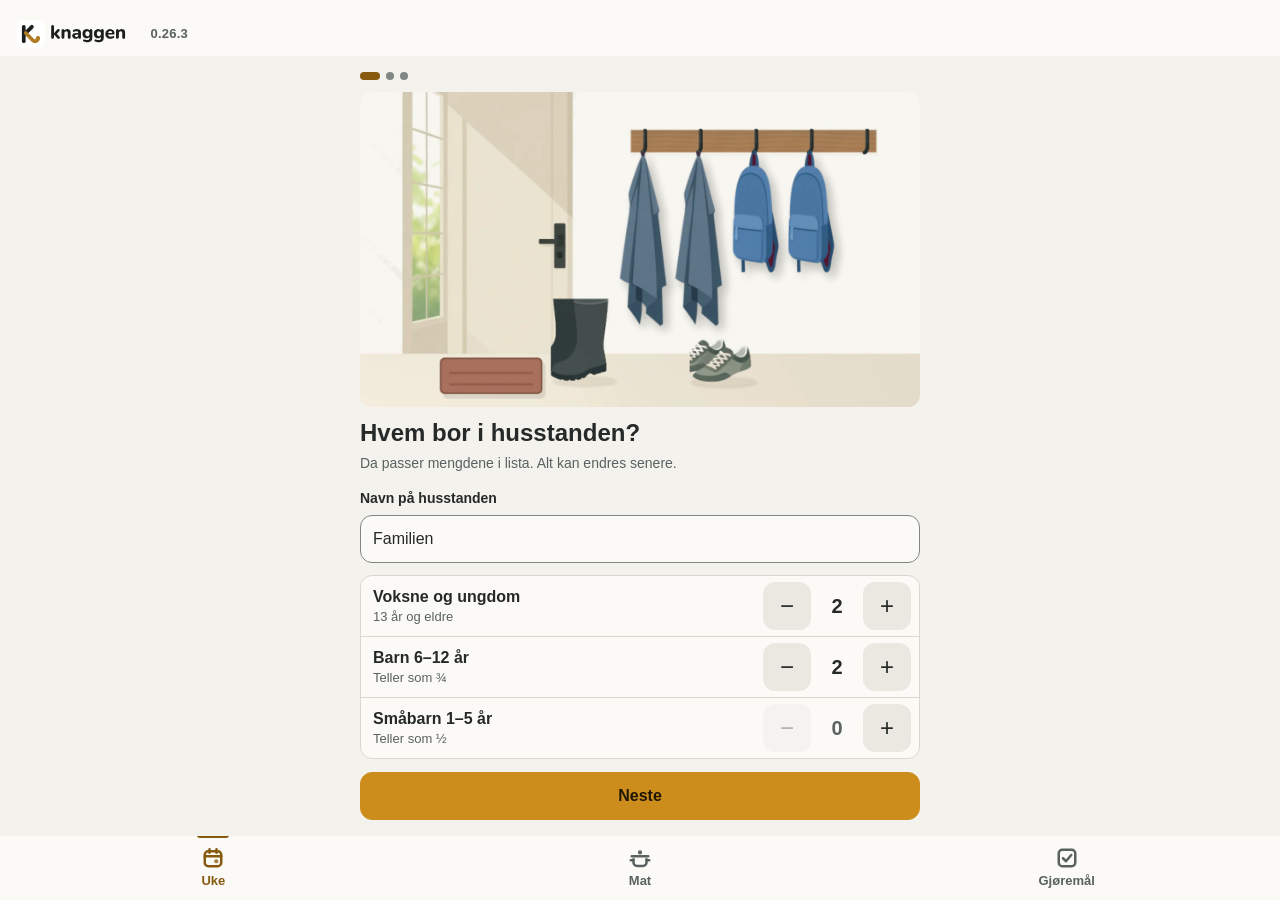
<file: index.html>
<!doctype html>
<html lang="nb">
<head>
  <meta charset="utf-8">
  <meta name="viewport" content="width=device-width, initial-scale=1, viewport-fit=cover">
  <meta name="theme-color" content="#202627" media="(prefers-color-scheme: dark)">
  <meta name="theme-color" content="#fbfaf7" media="(prefers-color-scheme: light)">
  <meta name="color-scheme" content="dark light">
  <meta name="apple-mobile-web-app-title" content="Knaggen">
  <meta name="application-name" content="Knaggen">
  <title>Knaggen</title>
  <meta name="description" content="Husets felles huskeliste">
  <!-- v0.9: forhåndsvisning når lenka sendes på melding (merkevare/forste-mote, og-bilde.png) -->
  <meta property="og:type" content="website">
  <meta property="og:site_name" content="Knaggen">
  <meta property="og:title" content="Knaggen">
  <meta property="og:description" content="Husets felles huskeliste">
  <meta property="og:url" content="https://app.knaggen.no/">
  <meta property="og:image" content="https://app.knaggen.no/og-bilde.png">
  <meta property="og:image:width" content="1200">
  <meta property="og:image:height" content="630">
  <meta property="og:image:alt" content="Knaggen – husets felles huskeliste">
  <meta property="og:locale" content="nb_NO">
  <link rel="icon" href="icons/favicon.ico" sizes="16x16 32x32 48x48">
  <link rel="icon" href="icons/favicon.svg" type="image/svg+xml">
  <link rel="apple-touch-icon" href="icons/apple-touch-icon-mork.png">
  <link rel="manifest" href="manifest.webmanifest">
  <script>/* v0.18.2: tema per enhet før CSS-en tegnes */try{var t=JSON.parse(localStorage.getItem("knaggen:tema")||"null");if(t==="lys"||t==="mork")document.documentElement.setAttribute("data-tema",t)}catch(e){}</script>
  <script>/* 0.18.13: aksentfarge per enhet før CSS-en tegnes (salvie = standard, ingen attributt) */try{var a=JSON.parse(localStorage.getItem("knaggen:aksent")||"null");if(["messing","rav","fjord","lyng","rust","mose"].indexOf(a)>=0)document.documentElement.setAttribute("data-aksent",a)}catch(e){}</script>
  <link rel="stylesheet" href="palett.css?v=0.26.3">
  <link rel="stylesheet" href="style.css?v=0.26.3">
  <link rel="stylesheet" href="aksent-app.css?v=0.26.3">
  <link rel="stylesheet" href="kjokken.css?v=0.26.3">
  <link rel="stylesheet" href="mat.css?v=0.26.3">
</head>
<body>
  <header class="topbar">
    <h1><picture><source srcset="icons/knaggen-lockup-lys.svg" media="(prefers-color-scheme: light)"><img src="icons/knaggen-lockup-mork.svg" alt="Knaggen" width="110" height="30"></picture></h1>
    <a id="sync-link" class="sync-link" href="#husstand/del" data-testid="delt" hidden><span id="sync-status" class="sync-status" role="status" aria-live="polite" hidden></span></a>
  </header>
  <main id="main" tabindex="-1"></main>
  <!-- 0.19.0: fire faner (Nå på telefon, Uke, Mat, Gjøremål bak flagg). v0.6.2 (spec v0.6.2 punkt 3): egne faneikoner fra Merkevare (SVG inline, arver farge; teksten er fortsatt lenkenavnet) -->
  <nav class="tabs" aria-label="Hovedmeny">
    <a href="#kjokken" data-tab="na" class="tab-na" data-testid="fane-na"><svg class="ico" viewBox="0 0 24 24" width="24" height="24" fill="none" stroke="currentColor" stroke-width="2.5" stroke-linecap="round" stroke-linejoin="round" aria-hidden="true" focusable="false"><circle cx="12" cy="12" r="8.25"/><path d="M12 7.5V12L15 14"/><circle class="ball" fill="currentColor" cx="12" cy="12" r="1.6" stroke="none"/></svg>Nå</a>
    <a href="#uke" data-tab="uke" data-testid="fane-uke"><svg class="ico" viewBox="0 0 24 24" width="24" height="24" fill="none" stroke="currentColor" stroke-width="2.5" stroke-linecap="round" stroke-linejoin="round" aria-hidden="true" focusable="false"><rect x="3.75" y="5.25" width="16.5" height="15" rx="3.5"/><path d="M3.75 10.25H20.25M8.5 3.25V6.75M15.5 3.25V6.75"/><circle class="ball" fill="currentColor" cx="15.25" cy="15.25" r="2.1" stroke="none"/></svg>Uke</a>
    <a href="#liste" data-tab="mat" data-testid="fane-mat"><svg class="ico" viewBox="0 0 24 24" width="24" height="24" fill="none" stroke="currentColor" stroke-width="2.5" stroke-linecap="round" stroke-linejoin="round" aria-hidden="true" focusable="false"><path d="M5.5 13.25V16.5A3.5 3.5 0 0 0 9 20H15A3.5 3.5 0 0 0 18.5 16.5V13.25"/><path d="M3.75 10.25H20.25M2.75 14.25H5.5M18.5 14.25H21.25"/><circle class="ball" fill="currentColor" cx="12" cy="6.4" r="2.1" stroke="none"/></svg>Mat</a>
    <a href="#gjoremal" data-tab="gjoremal" class="tab-gjore" data-testid="fane-gjoremal" hidden><svg class="ico" viewBox="0 0 24 24" width="24" height="24" fill="none" stroke="currentColor" stroke-width="2.5" stroke-linecap="round" stroke-linejoin="round" aria-hidden="true" focusable="false"><rect x="3.75" y="3.75" width="16.5" height="16.5" rx="3.5"/><path d="M8 12.25L11 15.25L16.25 9"/></svg>Gjøremål</a>
  </nav>
  <!-- v0.6.3 (spec v0.6.3 punkt 1): toastbåndet – en ugjennomsiktig stripe nederst (som fanelinja) som toasten ligger i mens
       den vises. Innholdet kan ikke ligge synlig eller trykkbart under toasten; bunnpolstring lar alt rulles fram over båndet. -->
  <div id="toast-dock" class="toast-dock" aria-hidden="true"></div>
  <div id="toast" class="toast" role="status" aria-live="polite"></div>
  <script src="firebase-config.js?v=0.26.3"></script>
  <script src="seed.js?v=0.26.3"></script>
  <script src="library.js?v=0.26.3"></script>
  <script src="units.js?v=0.26.3"></script>
  <script src="delelinje.js?v=0.26.3"></script>
  <script src="vaersetning.js?v=0.26.3"></script>
  <script type="module" src="sync.js?v=0.26.3"></script>
  <script src="scale.js?v=0.26.3"></script>
  <script src="kjokken.js?v=0.26.3"></script>
  <script src="husstand.js?v=0.26.3"></script>
  <script src="gang.js?v=0.26.3"></script>
  <script src="hjemme5.js?v=0.26.3"></script>
  <script type="module" src="app.js?v=0.26.3"></script></body>
</html>
</file>
<file: palett.css>
/* Knaggen farge-v1 (merkevare/farge-v1/palett.css): aksenter, vær og myke flater. Verdiene er uendret fra merkevaren;
 * bare velgerne er tilpasset appen: mørk er standard, lys følger systemet, og html[data-tema] (lys/mork) overstyrer. */
:root {
  --a-salvie: #93c2ab;  --a-salvie-soft: #22322b;
  --a-messing: #d6b98a; --a-messing-soft: #352c1e;
  --a-fjord: #9cc0e0;   --a-fjord-soft: #1f2c38;
  --a-lyng: #c4aedb;    --a-lyng-soft: #2c2535;
  --a-rust: #e3a58e;    --a-rust-soft: #38261f;
  --a-mose: #bccb8a;    --a-mose-soft: #2a2f1e;
  --w-sol: #e8c06a; --w-regn: #8db8dc; --w-sky: #a8b6c2; --w-sno: #b9def0; --w-torden: #e2b75a;
  --tone-top: #1f2a27; --tone-middag: linear-gradient(135deg, #33291b 0%, #202627 75%);
}
@media (prefers-color-scheme: light) { :root:not([data-tema="mork"]) {
  /* aksenter: tekst/ikon · myk flate */
  --a-salvie: #3f6e5a;  --a-salvie-soft: #e3ece6;
  --a-messing: #7c5d28; --a-messing-soft: #f3eadb;
  --a-fjord: #2f5f86;   --a-fjord-soft: #e1eaf2;
  --a-lyng: #6a4f80;    --a-lyng-soft: #ece5f1;
  --a-rust: #9a4a32;    --a-rust-soft: #f5e4dc;
  --a-mose: #556327;    --a-mose-soft: #e9ecd8;
  /* vær (symboler, ikke tekst) */
  --w-sol: #d29a2c; --w-regn: #3f78a8; --w-sky: #7f909e; --w-sno: #6fb0d0; --w-torden: #c9952e;
  /* myke flater */
  --tone-top: #e9efe9; --tone-middag: linear-gradient(135deg, #f6eedf 0%, #fbfaf7 70%);
} }
:root[data-tema="lys"] {
  /* aksenter: tekst/ikon · myk flate */
  --a-salvie: #3f6e5a;  --a-salvie-soft: #e3ece6;
  --a-messing: #7c5d28; --a-messing-soft: #f3eadb;
  --a-fjord: #2f5f86;   --a-fjord-soft: #e1eaf2;
  --a-lyng: #6a4f80;    --a-lyng-soft: #ece5f1;
  --a-rust: #9a4a32;    --a-rust-soft: #f5e4dc;
  --a-mose: #556327;    --a-mose-soft: #e9ecd8;
  /* vær (symboler, ikke tekst) */
  --w-sol: #d29a2c; --w-regn: #3f78a8; --w-sky: #7f909e; --w-sno: #6fb0d0; --w-torden: #c9952e;
  /* myke flater */
  --tone-top: #e9efe9; --tone-middag: linear-gradient(135deg, #f6eedf 0%, #fbfaf7 70%);
}

/* ===== Kjøkkenskjerm: værsymboler per modus (Dag/Kveld/Natt) =====
 * Kjøkkenskjermen følger sin egen døgnrytme, ikke telefonens tema. Bruk disse i stedet for --w-* der.
 * Dag og Kveld: minst 3:1 mot bakgrunnen. Natt: svært dempet, ca. 3:1, nesten uten farge.
 * Bakgrunner fra appens kjokken.js/kjokken.css: Dag #f4f2ed, Kveld #120c06, Natt #000000. */
:root {
  /* Dag (bakgrunn #f4f2ed) */
  --kj-dag-sol: #a27c2f; --kj-dag-sky: #768693; --kj-dag-regn: #4e88bc; --kj-dag-sno: #43829d; --kj-dag-torden: #a67b30;
  /* Kveld (bakgrunn #120c06) */
  --kj-kveld-sol: #8c6f36; --kj-kveld-sky: #68747e; --kj-kveld-regn: #49769c; --kj-kveld-sno: #49798d; --kj-kveld-torden: #8f6f38;
  /* Natt (bakgrunn #000000) */
  --kj-natt-sol: #645a44; --kj-natt-sky: #565a5d; --kj-natt-regn: #4d5d6a; --kj-natt-sno: #4b5c63; --kj-natt-torden: #645844;
}

/* ===== Kjøkkenskjerm: utseende og aksentfarge (0.18.13, merkevare/kjokken-farger/kjokken-farger.css) =====
 * Mørk (nøytral blågrå, hele døgnet), værsymboler på Mørk og aksentfarger. Aksent: -lys brukes på Dag/Lys, -mork på Kveld og Mørk;
 * ingen aksent om natta. Tekst på aksentflate: --kj-ak-pa-lys (hvit) / --kj-ak-pa-mork. Rav: lys #995700 (5.05 mot bakgrunn, hvit tekst 5.65), mørk #e69530 (7.12, mørk tekst 7.12). */
:root {
  --kj-mork-bg: #181c1d; --kj-mork-surface: #222829; --kj-mork-line: #2e3536; --kj-mork-ink: #dfe3e1; --kj-mork-muted: #a5aeab;
  --kj-mork-sol: #997938; --kj-mork-sky: #72818d; --kj-mork-regn: #4f83b0; --kj-mork-sno: #4d859d; --kj-mork-torden: #9d7839;
  --kj-ak-pa-lys: #ffffff; --kj-ak-pa-mork: #181c1d;
  --kj-ak-salvie-lys: #3f6e5a; --kj-ak-salvie-mork: #93c2ab;
  --kj-ak-messing-lys: #7c5d28; --kj-ak-messing-mork: #d6b98a;
  --kj-ak-rav-lys: #995700; --kj-ak-rav-mork: #e69530;
  --kj-ak-fjord-lys: #2f5f86; --kj-ak-fjord-mork: #9cc0e0;
  --kj-ak-lyng-lys: #6a4f80; --kj-ak-lyng-mork: #c4aedb;
  --kj-ak-rust-lys: #9a4a32; --kj-ak-rust-mork: #e3a58e;
  --kj-ak-mose-lys: #556327; --kj-ak-mose-mork: #bccb8a;
}
</file>
<file: style.css>
/* Knaggen v0.10 – rolig palett, runde 2 (merkevare/v010-palett). Erstatter de to første :root-blokkene i app/style.css
 * og linja «:root { --on-accent: #1f1606; }». Samme variabelnavn som før; nye er bare --danger-fill og --on-danger.
 * Mørk er standard, lys følger systemet (som før). Kontrast: python3 kontrast.py. */
:root {
  color-scheme: dark light;
  --bg: #1b2021;  /* bakgrunn */
  --card: #202627;  /* flate */
  --card-2: #283031;  /* flate-2 */
  --line: #30383a;  /* linje: dekorative skiller */
  --line-strong: #747d7a;  /* linje-sterk: kant på felt og knapper */
  --ink: #d6dad8;  /* tekst */
  --muted: #9da5a1;  /* tekst-dempet */
  --brand: #86a898;  /* primær (= suksess), dempet salviegrønn */
  --brand-ink: #10201a;  /* på-primær */
  --brand-soft: #243029;  /* primær-myk (kort, merker) */
  --brand-soft-line: #33433b;  /* kant på primær-myk */
  --accent: #bfa47c;  /* aksent (messing): flater og merker */
  --accent-ink: #bfa47c;  /* aksent-tekst (= advarsel) */
  --danger: #d79a91;  /* feil OG farlige handlinger som tekst/kant (én rød) */
  --danger-fill: #d79a91;  /* NY v0.10: fyll på rød knapp (Slett husstanden, Tøm uka) */
  --on-danger: #2a100c;  /* NY v0.10: tekst på rød knapp */
  --inv-bg: #d6dad8;
  --inv-ink: #252a28;
  --inv-brand: #3f6e5a;
  --inv-brand-ink: #ffffff;
  --on-accent: #1f1606;  /* på-aksent (tekst på messingbrikke) */
  --shadow: 0 2px 12px rgba(0,0,0,.45);
  --overlay: rgba(0,0,0,.6);
  --radius: 12px;
  --nav-h: 64px;
}
/* v0.18.1: tema per enhet (System / Lys / Mørk) – html[data-tema] settes i index.html før CSS-en tegnes */
@media (prefers-color-scheme: light) {
  :root:not([data-tema="mork"]) {
    color-scheme: light;
    --bg: #f4f2ed;
    --card: #fbfaf7;
    --card-2: #ebe8e1;
    --line: #dcd7cd;
    --line-strong: #7f8683;
    --ink: #252a28;
    --muted: #596260;
    --brand: #3f6e5a;
    --brand-ink: #ffffff;
    --brand-soft: #e6ece8;
    --brand-soft-line: #bccdc4;
    --accent: #a5813f;  /* bare flater/merker i lys modus, aldri tekst */
    --accent-ink: #7c5d28;
    --danger: #a63d33;
    --danger-fill: #a63d33;
    --on-danger: #ffffff;
    --inv-bg: #252b2c;
    --inv-ink: #e3e6e4;
    --inv-brand: #93bfa9;
    --inv-brand-ink: #102018;
    --on-accent: #1f1606;
    --shadow: 0 2px 12px rgba(37,42,40,.18);
    --overlay: rgba(37,42,40,.45);
  }
}
:root[data-tema="lys"] {
  color-scheme: light;
  --bg: #f4f2ed;
  --card: #fbfaf7;
  --card-2: #ebe8e1;
  --line: #dcd7cd;
  --line-strong: #7f8683;
  --ink: #252a28;
  --muted: #596260;
  --brand: #3f6e5a;
  --brand-ink: #ffffff;
  --brand-soft: #e6ece8;
  --brand-soft-line: #bccdc4;
  --accent: #a5813f;  /* bare flater/merker i lys modus, aldri tekst */
  --accent-ink: #7c5d28;
  --danger: #a63d33;
  --danger-fill: #a63d33;
  --on-danger: #ffffff;
  --inv-bg: #252b2c;
  --inv-ink: #e3e6e4;
  --inv-brand: #93bfa9;
  --inv-brand-ink: #102018;
  --on-accent: #1f1606;
  --shadow: 0 2px 12px rgba(37,42,40,.18);
  --overlay: rgba(37,42,40,.45);
}
:root[data-tema="mork"] { color-scheme: dark; }
* { box-sizing: border-box; }
html { -webkit-text-size-adjust: 100%; }
/* v0.6.3 (spec v0.6.3 punkt 1): fokus og scrollIntoView holder elementer over fanelinja og – mens en toast vises – over
 * toastbåndet (og en lagre-/byttelinje under det). Variablene settes på <html> av app.js. */
html { scroll-padding-bottom: calc(var(--nav-h) + 1px + env(safe-area-inset-bottom, 0px) + var(--dock-lift, 0px) + var(--dock-h, 0px)); }
body {
  margin: 0;
  font-family: -apple-system, BlinkMacSystemFont, "Segoe UI", Roboto, "Helvetica Neue", Arial, sans-serif;
  font-size: var(--fs-16);
  line-height: 1.4;
  color: var(--ink);
  background: var(--bg);
  /* v0.6.1: + plass til toasten (48 + 8 px) over fanelinja, så nederste vare aldri dekkes når man har rullet helt ned.
   * v0.6.3: + --dock-extra (settes i app.js mens en toast vises) når toastbåndet er høyere enn 72 px (toast på to linjer). */
  padding-bottom: calc(var(--nav-h) + env(safe-area-inset-bottom, 0px) + 72px + var(--dock-extra, 0px));
}
a { color: var(--brand); }
h1, h2, h3 { margin: 0; line-height: 1.2; }
/* v0.6: felles fokusring i primærfargen (≥ 3:1 mot bakgrunn og flate i begge moduser); egne regler under går foran. */
:where(a, button, summary, [tabindex]:not([tabindex="-1"])):focus-visible { outline: 2px solid var(--brand); outline-offset: 2px; }

.topbar {
  position: sticky; top: 0; z-index: 5; display: flex; align-items: center; justify-content: space-between; gap: 8px;
  background: var(--card); color: var(--ink); border-bottom: 1px solid var(--line);
  padding: calc(10px + env(safe-area-inset-top, 0px)) 16px 10px;
}
.topbar h1 { font-size: var(--fs-18); font-weight: 700; letter-spacing: .2px; color: var(--ink); line-height: 0; }
/* v0.6: lockup (K-knagg + ordmerke «knaggen») der appnavnet sto; flisa i lockupen har samme farge som toppen. */
.topbar h1 img { display: block; height: 30px; width: auto; }

main { max-width: 640px; margin: 0 auto; padding: 12px 14px; outline: none; }
.page-head { display: flex; align-items: center; justify-content: space-between; gap: 12px; margin: 6px 0 12px; }
.page-head h2 { font-size: var(--fs-24); }
.count {
  display: inline-block; min-width: 1.6em; padding: 1px 7px; margin-left: 4px;
  border-radius: var(--pill); background: var(--brand-soft); color: var(--brand);
  font-size: var(--fs-13); font-weight: 600; text-align: center; vertical-align: middle;
}
.sub { color: var(--muted); font-size: var(--fs-14); }
.empty, .hint { color: var(--muted); }
.hint { font-size: var(--fs-14); margin: 6px 0 10px; }
.warn { color: var(--danger); font-size: var(--fs-14); }

/* Knapper */
.btn {
  display: inline-flex; align-items: center; justify-content: center;
  min-height: var(--tap); padding: 0 16px; border-radius: var(--radius);
  border: 1px solid var(--line-strong); background: var(--card); color: var(--ink);
  font: inherit; font-weight: 600; text-decoration: none; cursor: pointer;
  -webkit-tap-highlight-color: transparent;
}
.btn.primary { background: var(--knapp); border-color: var(--knapp); color: var(--knapp-ink); }   /* 0.26.0: --knapp (lys standard: #CD8D1D), ellers = --brand */
.btn.danger { color: var(--danger); border-color: var(--danger); }
.btn:active { transform: translateY(1px); }
.icon-btn {
  min-width: var(--tap); min-height: var(--tap); border: 1px solid var(--line-strong); border-radius: var(--radius);
  background: var(--card); font-size: var(--fs-18); color: var(--ink); cursor: pointer; padding: 0;
}
.linkbtn {
  background: none; border: 0; padding: 8px 0; color: var(--muted);
  font: inherit; font-size: var(--fs-14); text-decoration: underline; cursor: pointer;
}

/* Retter */
.cards { list-style: none; margin: 0; padding: 0; display: grid; gap: 8px; }
.card {
  display: flex; flex-direction: column; gap: 2px;
  background: var(--card); border: 1px solid var(--line); border-radius: var(--radius);
  padding: 12px 14px; text-decoration: none; color: inherit;
}
.card-title { font-weight: 650; font-size: var(--fs-16); }
.card-meta { color: var(--muted); font-size: var(--fs-14); }
.card-note { font-size: var(--fs-14); color: var(--brand); font-style: italic; }
.footer-tools { margin-top: 28px; text-align: center; }
/* Forslag fra biblioteket (v0.3.1): ett kompakt kort, sveip sidelengs, piler som alternativ */
.suggest { margin: 0 0 16px; overflow: hidden; padding: 2px; margin-left: -2px; margin-right: -2px; }
.suggest-head { display: flex; align-items: center; justify-content: space-between; gap: 8px; margin: 0 0 4px; min-height: var(--tap); }
.suggest-head h3, .section-title { font-size: var(--fs-13); font-weight: 700; letter-spacing: .6px; text-transform: uppercase; color: var(--muted); }
.section-title { margin: 0 0 8px; }
.suggest-nav { display: flex; align-items: center; gap: 0; }
.nav-arrow {
  min-width: var(--tap); height: var(--tap); margin: -4px 0; padding: 0; border: 0; border-radius: var(--radius-s); background: none;
  color: var(--muted); font-size: var(--fs-24); line-height: 1; cursor: pointer;
}
.nav-arrow:active { background: var(--card-2); color: var(--ink); }
.nav-arrow:focus-visible, .suggest-card:focus-visible { outline: 2px solid var(--brand); outline-offset: -2px; }
.suggest-pos { min-width: var(--tap); text-align: center; font-size: var(--fs-13); color: var(--muted); font-variant-numeric: tabular-nums; }
.suggest-card {
  flex-direction: row; align-items: center; gap: 10px; min-height: 72px; padding: 8px 10px 8px 12px;
  border-left: 3px solid var(--brand); background: var(--card-2);
  touch-action: pan-y; -webkit-user-select: none; user-select: none; transition: transform .18s ease-out, opacity .18s ease-out;
}
.suggest-main { flex: 1; min-width: 0; display: flex; flex-direction: column; gap: 2px; }
.suggest-title {
  font-weight: 650; font-size: var(--fs-16); line-height: 1.25;
  overflow: hidden; display: -webkit-box; -webkit-line-clamp: 2; -webkit-box-orient: vertical;
}
.suggest-meta { color: var(--muted); font-size: var(--fs-13); white-space: nowrap; overflow: hidden; text-overflow: ellipsis; }
.suggest-card .btn.small { flex: none; min-height: var(--tap); padding: 0 14px; }
.suggest-card.from-right { animation: suggest-in-r .18s ease-out; }
.suggest-card.from-left { animation: suggest-in-l .18s ease-out; }
@keyframes suggest-in-r { from { transform: translateX(28px); opacity: .3; } to { transform: none; opacity: 1; } }
@keyframes suggest-in-l { from { transform: translateX(-28px); opacity: .3; } to { transform: none; opacity: 1; } }
@media (prefers-reduced-motion: reduce) { .suggest-card, .suggest-card.from-right, .suggest-card.from-left { animation: none; transition: none; } }
/* v0.6.1: trykkflate 44 × 44 (negative marger, så toppen ikke blir høyere). */
.back { text-decoration: none; font-weight: 600; white-space: nowrap; display: inline-flex; align-items: center; min-height: var(--tap); min-width: var(--tap); margin: -11px 0; }

/* Skjema */
.field { display: block; margin-bottom: 12px; }
.field span { display: block; font-size: var(--fs-14); font-weight: 600; margin-bottom: 4px; }
input[type=text], input[type=number], select, textarea {
  width: 100%; min-height: var(--tap); padding: 8px 10px;
  border: 1px solid var(--line-strong); border-radius: var(--radius); background: var(--card);
  font: inherit; font-size: var(--fs-16); color: var(--ink);
}
select { padding-right: 4px; }
/* v0.6: plassholdertekst i tekst-dempet (nettleserens standard er for svak mot lys flate). */
::placeholder { color: var(--muted); opacity: 1; }
input:focus, select:focus, textarea:focus { outline: 2px solid var(--brand); outline-offset: 0; border-color: var(--brand); }
fieldset.ings { border: 0; padding: 0; margin: 4px 0 12px; }
fieldset.ings legend { font-size: var(--fs-14); font-weight: 600; margin-bottom: 6px; padding: 0; }
.ing-row {
  background: var(--card); border: 1px solid var(--line); border-radius: var(--radius);
  padding: 8px; margin-bottom: 8px; display: grid; gap: 6px;
}
.ing-sub { display: grid; grid-template-columns: 72px 1fr 1.4fr var(--tap); gap: 6px; }
.form-error { color: var(--danger); font-weight: 600; }
.form-actions {
  display: flex; gap: 8px; flex-wrap: wrap; margin: 8px -14px 0; padding: 10px 14px;
  position: sticky; bottom: calc(var(--nav-h) + env(safe-area-inset-bottom, 0px));
  background: var(--bg); border-top: 1px solid var(--line);
}
.form-actions .danger { margin-left: auto; }

/* Uke */
.week-nav { display: flex; align-items: center; gap: 8px; margin: 4px 0 6px; }
.week-title { flex: 1; text-align: center; }
.week-title h2 { font-size: var(--fs-18); }
.week-title .linkbtn { display: inline-flex; align-items: center; min-height: var(--tap); padding: 0 12px; margin: -10px 0 -12px; }   /* v0.6.1: 44 px */
.summary { text-align: center; color: var(--muted); font-size: var(--fs-14); margin: 0 0 10px; }
.days { list-style: none; margin: 0; padding: 0; display: grid; gap: 8px; }
.day {
  background: var(--card); border: 1px solid var(--line); border-radius: var(--radius);
  padding: 10px 12px;
}
.day.today { border-color: var(--brand); box-shadow: 0 0 0 1px var(--brand) inset; }
.day-label { display: flex; justify-content: space-between; align-items: baseline; margin-bottom: 6px; }
.dname { font-weight: 700; }
.ddate { color: var(--muted); font-size: var(--fs-14); }
.day.is-empty .day-select { color: var(--muted); }
.day-meta { color: var(--muted); font-size: var(--fs-13); margin-top: 6px; }
.row-actions { display: flex; gap: 8px; justify-content: space-between; margin-top: 14px; flex-wrap: wrap; }

/* Liste */
.left { font-weight: 700; color: var(--brand); white-space: nowrap; }
/* v0.6.2: .list-head, .list-foot og .list-actions er fjernet (kompakt listetopp, se nederst). */
.aisle {
  font-size: var(--fs-13); text-transform: uppercase; letter-spacing: .6px; color: var(--muted);
  margin: 16px 2px 6px;
}
.items { list-style: none; margin: 0; padding: 0; background: var(--card); border: 1px solid var(--line); border-radius: var(--radius); overflow: hidden; }
.item + .item { border-top: 1px solid var(--line); }
.item label { display: flex; align-items: flex-start; gap: 12px; padding: 10px 12px; min-height: 48px; cursor: pointer; }
.item input[type=checkbox] { width: 22px; height: 22px; margin: 1px 0 0; flex: none; accent-color: var(--brand); }
.item-text { flex: 1; min-width: 0; }
.item-name { font-weight: 600; }
.item-qty { color: var(--ink); }
.item-src { display: block; font-size: var(--fs-13); color: var(--muted); }
.src-line { display: block; overflow: hidden; text-overflow: ellipsis; white-space: nowrap; }
/* v0.4.2: «… krysset av» på egen linje som brytes, aldri kuttes. */
.src-note { display: block; white-space: normal; overflow-wrap: anywhere; color: var(--accent-ink); font-weight: 600; font-style: normal; }
.item.moving { position: relative; z-index: 1; background: var(--card); }
.item.src-staple .item-src { font-style: italic; }
.item.checked .item-name, .item.checked .item-qty { text-decoration: line-through; color: var(--muted); }

.staples { margin-top: 24px; background: var(--card); border: 1px solid var(--line); border-radius: var(--radius); padding: 0 12px; }
.staples summary { padding: 14px 0; font-weight: 700; cursor: pointer; }
.staple-rows { list-style: none; margin: 0; padding: 0; }
.staple-row {
  display: grid; grid-template-columns: 24px 1fr 52px 64px var(--tap); grid-template-areas: "a n q u d" ". s s s s";
  gap: 6px; align-items: center; padding: 8px 0; border-top: 1px solid var(--line);
}
.staple-row .st-active { grid-area: a; width: 22px; height: 22px; accent-color: var(--brand); }
.staple-row .st-name { grid-area: n; }
.staple-row .st-qty { grid-area: q; padding: 8px 6px; }
.staple-row .st-unit { grid-area: u; }
.staple-row .st-aisle { grid-area: s; }
.staple-row .icon-btn { grid-area: d; }
.staple-row.add { grid-template-areas: "n n q u" "s s s b"; grid-template-columns: 1fr 1fr 52px 64px; padding-bottom: 14px; }
.staple-row.add .btn { grid-area: b; padding: 0 10px; }

/* Bunnmeny */
.tabs {
  position: fixed; left: 0; right: 0; bottom: 0; z-index: 10;
  display: grid; grid-template-columns: repeat(3, 1fr);
  background: var(--card); border-top: 1px solid var(--line);
  padding-bottom: env(safe-area-inset-bottom, 0px);
}
.tabs a {
  height: var(--nav-h); display: flex; flex-direction: column; align-items: center; justify-content: center; gap: 2px;
  text-decoration: none; color: var(--muted); font-size: var(--fs-13); font-weight: 600;
  -webkit-tap-highlight-color: transparent;
}
.tabs a.active { color: var(--brand); }
/* v0.6.2 (spec v0.6.2 punkt 3): faneikoner fra Merkevare (SVG inline, arver farge). Erstatter emoji (📖 📅 🛒).
 * Inaktiv: --muted. Aktiv: --brand, messingkule (--accent) og en strek øverst, så aktiv fane synes også uten farge. */
.tabs a { position: relative; }
.tabs a .ico { display: block; width: 24px; height: 24px; flex: none; }
.tabs a .ico .ball { fill: currentColor; }
.tabs a.active .ico .ball { fill: var(--accent); }
.tabs a.active::before {
  content: ""; position: absolute; top: -1px; left: 50%; width: 32px; height: 3px; margin-left: -16px;
  border-radius: 0 0 var(--radius-s) var(--radius-s); background: var(--brand);
}
.tabs a:focus-visible { outline: 2px solid var(--brand); outline-offset: -4px; border-radius: var(--radius); }

/* v0.6.1 (spec v0.6.1 punkt 1): toasten ligger OVER fanelinja (8 px luft), aldri oppå fanene. Før lå den oppå
 * fanelinja (v0.3.2), og «Angre» (som må fange trykk) lå da midt over Liste-fanen – et trykk på Liste angret byttet.
 * Selve meldingen slipper fortsatt trykk gjennom; bare «Angre» fanger trykk. */
.toast {
  position: fixed; left: 50%; bottom: calc(var(--nav-h) + env(safe-area-inset-bottom, 0px) + 8px + var(--dock-lift, 0px));
  /* v0.6.2: løftes over lagre-linja i skjemaene. v0.6.3: --dock-lift (på <html>) løfter båndet og toasten over en fast
   * lagre- eller byttelinje nederst, så linja aldri dekkes. */
  /* Glir inn bare 6 px (mindre enn luften på 8 px), så den aldri – heller ikke under animasjonen – ligger oppå fanene. */
  transform: translateX(-50%) translateY(6px); opacity: 0; pointer-events: none;
  background: var(--inv-bg); color: var(--inv-ink); padding: 0 16px; min-height: 48px;
  border-radius: var(--radius); font-size: var(--fs-14); line-height: 1.3; box-shadow: var(--shadow);
  display: flex; align-items: center; gap: 12px; justify-content: center;
  transition: opacity .2s, transform .2s; z-index: 20; width: max-content; max-width: calc(100vw - 24px); text-align: center;
}
.toast.show { opacity: 1; transform: translateX(-50%) translateY(0); }
/* v0.4.2: bare «Angre» fanger trykk; resten av toasten slipper trykk gjennom.
 * v0.6.3: «Angre» fanger trykk først når toasten er helt fremme (.armed, settes av app.js), og det som ligger under
 * toasten er alltid toastbåndet – aldri innhold. */
.toast.show.has-action.armed .toast-act { pointer-events: auto; }
/* v0.6.3 (spec v0.6.3 punkt 1): toastbåndet. Ugjennomsiktig stripe i full bredde rett over fanelinja (eller over en fast
 * lagre-/byttelinje), like høy som toasten + 8 px luft over og under. Det virker som en midlertidig forlengelse av
 * fanelinja: innhold som rulles dit er skjult og kan ikke trykkes (båndet tar trykket, og ingenting skjer). Siden
 * rulles ikke når båndet kommer, og bunnpolstringen/scroll-padding gjør at alt kan rulles fram over det. */
.toast-dock {
  position: fixed; left: 0; right: 0; z-index: 19; display: none;
  bottom: calc(var(--nav-h) + 1px + env(safe-area-inset-bottom, 0px) + var(--dock-lift, 0px)); height: var(--dock-h, 64px);   /* + 1 px: fanelinjas kant */
  background: var(--bg); border-top: 1px solid var(--line);
}
.toast-dock.show { display: block; }
/* Mens et ark eller vindu er åpent (modalt), skjules toast og bånd; nedtellingen står stille og fortsetter når det lukkes. */
.toast.under-modal, .toast-dock.under-modal { visibility: hidden; }
.toast .toast-msg { padding: 6px 0; }
.toast-act {
  flex: none; min-height: var(--tap); padding: 0 14px; margin-right: -8px; border: 0; border-radius: var(--radius);
  background: var(--inv-brand); color: var(--inv-brand-ink); font: inherit; font-weight: 700; cursor: pointer;
}

.overlay { position: fixed; inset: 0; background: var(--overlay); z-index: 30; display: flex; align-items: flex-end; justify-content: center; }
.sheet { background: var(--card); width: 100%; max-width: 640px; border-radius: var(--radius) var(--radius) 0 0; padding: 16px 16px calc(16px + env(safe-area-inset-bottom, 0px)); display: grid; gap: 10px; }
.sheet textarea { font-family: inherit; font-size: var(--fs-16); min-height: 240px; }
[hidden] { display: none !important; }

/* v0.1 */
a { color: var(--brand); }
.btn:disabled { opacity: .45; cursor: default; }
.btn.small { min-height: var(--tap); padding: 0 12px; font-size: var(--fs-14); }
.week-tools { display: flex; align-items: center; justify-content: space-between; gap: 8px; margin: 0 0 10px; }
.week-tools .summary { margin: 0; text-align: left; }
.notice { background: var(--brand-soft); color: var(--ink); border: 1px solid var(--brand-soft-line); border-radius: var(--radius); padding: 10px 12px; font-size: var(--fs-14); margin: 0 0 10px; }
.day-foot { display: flex; justify-content: space-between; align-items: center; gap: 8px; min-height: 0; }
.day-foot .day-meta { margin-top: 6px; }
/* v0.3.2: minst 40 px treffflate uten å endre kortet: flata strekker seg nedover (ikke opp over nedtrekksmenyen). */
.day-foot .linkbtn { display: inline-flex; align-items: flex-start; box-sizing: border-box; min-height: var(--tap); padding: 6px 0 20px 16px; margin-bottom: -20px; font-size: var(--fs-13); line-height: 18px; white-space: nowrap; }
.day.has-oneoff { border-style: dashed; border-color: var(--line-strong); }
.oneoff { display: flex; flex-direction: column; gap: 2px; }
.oneoff-name { font-weight: 650; font-size: var(--fs-16); }
.oneoff-actions { display: flex; gap: 8px; margin-top: 8px; }
.badge { align-self: flex-start; font-size: var(--fs-13); font-weight: 700; text-transform: uppercase; letter-spacing: .5px; color: var(--brand); background: var(--brand-soft); border-radius: var(--radius-s); padding: 2px 6px; }

.seg { display: grid; grid-template-columns: repeat(3, 1fr); background: var(--card); border: 1px solid var(--line); border-radius: var(--radius); padding: 3px; gap: 3px; margin-bottom: 10px; }
.seg button { min-height: var(--tap); border: 0; border-radius: var(--radius-s); background: transparent; color: var(--muted); font: inherit; font-size: var(--fs-14); font-weight: 600; cursor: pointer; }
.seg button.on { background: var(--brand-soft); color: var(--brand); }

.item-add-form { display: grid; gap: 8px; padding-bottom: 12px; }
.ai-row { display: grid; grid-template-columns: 64px 1fr 1.4fr; gap: 6px; }
.check { display: flex; align-items: center; gap: 10px; font-size: var(--fs-16); min-height: var(--tap); }
/* 0.18.13: selve avkrysningsboksen er 48 × 48 px trykkflate (tegnet boks 24 px i midten) */
.check input, .v5-fn input { -webkit-appearance: none; appearance: none; position: relative; flex: none; width: 48px; height: 48px; margin: 0 -12px; padding: 0; border: 0; background: none; cursor: pointer; }
.check input::before, .v5-fn input::before { content: ""; position: absolute; inset: 12px; box-sizing: border-box; border: 2px solid var(--line-strong); border-radius: var(--radius-s); background: var(--card); }
.check input:checked::before, .v5-fn input:checked::before { background: var(--brand); border-color: var(--brand); }
.check input:checked::after, .v5-fn input:checked::after { content: "✓"; position: absolute; inset: 12px; display: grid; place-items: center; color: var(--brand-ink); font-size: var(--fs-16); font-weight: 800; line-height: 1; }
.check input:focus-visible, .v5-fn input:focus-visible { outline: 3px solid var(--brand); outline-offset: -6px; border-radius: var(--radius); }

.item { display: flex; align-items: center; }
.item label { flex: 1; min-width: 0; }
.qty-ctl { display: flex; gap: 4px; padding-right: 8px; flex: none; }
.qbtn { width: var(--tap); height: var(--tap); border-radius: var(--radius); border: 1px solid var(--line-strong); background: var(--card-2); color: var(--ink); font-size: var(--fs-20); line-height: 1; cursor: pointer; padding: 0; }
.qbtn:disabled { opacity: .35; }
.item.zero .item-name, .item.zero .item-qty { color: var(--muted); }
.item.checked .qbtn { color: var(--muted); } /* v0.6: dempet med tekst-dempet i stedet for opacity .5 (som ga under 4,5:1) */
select option:disabled { color: var(--line-strong); }

/* v0.2 */
.sync-status { font-size: var(--fs-13); font-weight: 600; color: var(--muted); display: inline-flex; align-items: center; gap: 6px; white-space: nowrap; }
.sync-status::before { content: ''; width: 8px; height: 8px; border-radius: 50%; background: var(--muted); }
.sync-status.ok::before { background: var(--brand); }
.sync-status.pending::before { background: var(--accent); }
.sync-status.off { color: var(--accent-ink); }
.sync-status.off::before { background: var(--accent); }
.form-actions.plain { position: static; margin: 12px 0; padding: 0; border: 0; background: none; align-items: center; }
[data-page="husstand"] p, [data-page="join"] p { margin: 0 0 12px; }
#share-link { font-size: var(--fs-16); color: var(--muted); }   /* 0.19.0: ≥16 px, ellers zoomer iOS inn ved fokus */
.footer-tools .linkbtn { display: inline-flex; align-items: center; min-height: var(--tap); }   /* v0.6.1: 44 px */

/* v0.4.2 */
.week-tools .btn.small { min-height: var(--tap); }
@media (prefers-reduced-motion: reduce) { .item.moving { transition: none !important; } }

/* v0.4.3: basisvarer */
.ing-top { display: grid; grid-template-columns: 1fr auto; gap: 6px; align-items: center; }
.ing-basis { display: flex; align-items: center; gap: 6px; min-height: var(--tap); padding: 0 10px; border: 1px solid var(--line-strong); border-radius: var(--radius); font-size: var(--fs-14); color: var(--muted); cursor: pointer; }
.ing-basis input { width: 20px; height: 20px; margin: 0; accent-color: var(--brand); }
.basis-sheet { max-height: calc(100vh - 24px); max-height: calc(100dvh - 24px); overflow-y: auto; box-sizing: border-box; }
.sheet-head { display: flex; align-items: center; justify-content: space-between; gap: 8px; }
.sheet-head h3 { margin: 0; }
.basis-sheet .hint { margin: 0; }
.basis-rows { list-style: none; margin: 0; padding: 0; border: 1px solid var(--line); border-radius: var(--radius); }
.basis-rows li + li { border-top: 1px solid var(--line); }
.basis-row { display: flex; flex-wrap: wrap; align-items: center; gap: 2px 10px; min-height: 48px; box-sizing: border-box; padding: 8px 12px; cursor: pointer; }
.basis-row input { width: 22px; height: 22px; margin: 0; flex: none; accent-color: var(--brand); }
.basis-name { font-weight: 600; }
.basis-amt { color: var(--ink); }
.basis-src { flex-basis: 100%; padding-left: 32px; font-size: var(--fs-13); color: var(--muted); overflow-wrap: anywhere; }
.basis-actions { display: grid; gap: 8px; }

/* v0.4.3b: sortering Butikk/Kilde (erstatter filtervelgeren), faste varer per uke */
.seg.sort { grid-template-columns: repeat(2, 1fr); }
.src-head { text-transform: none; letter-spacing: 0; font-size: var(--fs-14); font-weight: 700; color: var(--ink); overflow-wrap: anywhere; }
.src-empty { margin: 0 2px; font-size: var(--fs-13); color: var(--muted); }
.staple-row:not(.add) { grid-template-columns: 1fr 52px 64px var(--tap); grid-template-areas: "n q u d" "s s s s"; }

/* v0.4.3c: liten overskrift over sorteringsvelgeren (Matrett / Plassering) */
.sort-h { font-size: var(--fs-13); font-weight: 600; letter-spacing: .3px; color: var(--muted); margin: 2px 2px 4px; }

/* v0.4.4: bytte to kvelder direkte i Uke. */
.day-row { display: flex; gap: 8px; align-items: stretch; }
.day-row .day-select { flex: 1; min-width: 0; }
.swap-btn { flex: none; min-height: var(--tap); min-width: var(--tap); white-space: nowrap; }
.oneoff-actions { flex-wrap: wrap; }
.oneoff-actions .btn.small { min-height: var(--tap); }
.oneoff-actions .swap-btn { margin-left: auto; }
.swapping .day.swap-target { border-color: var(--line-strong); }
.swapping .day.swap-from { border: 2px dashed var(--brand); background: var(--brand-soft); padding: 9px 11px; }
.swapping .day.swap-from select { border-color: var(--brand); } /* v0.6: feltkanten ≥ 3:1 også mot den tonede flata */
.swap-btn.swap-to { background: var(--knapp); border-color: var(--knapp); color: var(--knapp-ink); }
.swap-btn.is-from { border-color: var(--brand); color: var(--brand); }
.swap-bar {
  position: sticky; bottom: calc(var(--nav-h) + env(safe-area-inset-bottom, 0px) + 8px); z-index: 4;
  display: flex; align-items: center; gap: 10px; margin: 10px 0 0; padding: 8px 8px 8px 12px;
  background: var(--card); border: 1px solid var(--brand); border-radius: var(--radius); box-shadow: var(--shadow);
}
.swap-hint { flex: 1; margin: 0; font-size: var(--fs-14); line-height: 1.3; }
.swap-bar .btn.small { min-height: var(--tap); flex: none; }
.swap-btn:focus-visible, .swap-bar .btn:focus-visible, .oneoff-actions .btn:focus-visible { outline: 2px solid var(--brand); outline-offset: 2px; }

/* v0.4.5: hjelpetekst under «Tid (minutter)» i oppskriftsskjemaet. */
.field-hint { margin: -6px 0 12px; font-size: var(--fs-13); color: var(--muted); }

/* v0.4.6: diskret delingskort i Uke etter første plan (deling er ikke lenger første skjerm). */
.share-card { margin: 14px 0 0; padding: 12px 14px; border: 1px solid var(--line); border-radius: var(--radius); background: var(--card); }
.share-h { margin: 0 0 4px; font-weight: 700; font-size: var(--fs-16); }
.share-t { margin: 0 0 10px; font-size: var(--fs-14); color: var(--muted); line-height: 1.35; }
.share-actions { display: flex; gap: 8px; flex-wrap: wrap; }
.share-actions .btn.small { min-height: var(--tap); }
.share-actions .btn:focus-visible { outline: 2px solid var(--brand); outline-offset: 2px; }

/* ===== Knaggen v0.6.2: velkomstkort ved første åpning (spec v0.6.2 punkt 1) =====
 * Øverst i Uke, bare før første middag er lagt inn. Kan lukkes (×), og blir borte for godt når den er lukket eller første rett er valgt. */
.welcome {
  position: relative; margin: 0 0 10px; padding: 12px 48px 12px 14px;
  background: var(--brand-soft); border: 1px solid var(--brand-soft-line); border-radius: var(--radius);
}
.welcome-t { margin: 0; font-size: var(--fs-16); font-weight: 700; line-height: 1.3; color: var(--ink); }
.welcome-tag { margin: 4px 0 0; font-size: var(--fs-13); color: var(--muted); }
.welcome-x {
  position: absolute; top: 2px; right: 2px; width: var(--tap); height: var(--tap); padding: 0; border: 0; border-radius: var(--radius);
  background: none; color: var(--muted); font: inherit; font-size: var(--fs-24); line-height: 1; cursor: pointer;
}
.welcome-x:focus-visible { outline: 2px solid var(--brand); outline-offset: -2px; }

/* ===== Knaggen v0.6.2: kompakt listetopp (spec v0.6.2 punkt 2) =====
 * Legg til nederst i style.css. Bruker bare eksisterende variabler (palett fra merkevare.md).
 * Struktur (se README): .week-nav (med «N middager · N igjen» i undertittelen)
 *                       .list-tools  = sortering + [＋ Legg til vare] + [⋯ Mer]
 *                       .basis-strip = bare når basisvarer ikke er avgjort for uka
 */
#list-section .week-nav { margin: 0 0 6px; }
#list-section .week-title .sub { display: block; font-size: var(--fs-14); }
#list-section .week-title .left { font-weight: 700; color: var(--brand); }

.list-tools { display: flex; align-items: stretch; gap: 6px; margin: 0 0 6px; }
.list-tools .seg.sort { flex: 1; min-width: 0; margin: 0; padding: 0; gap: 0; overflow: hidden; }
.list-tools .seg.sort button { min-height: var(--tap); border-radius: 0; }
.list-tools .seg.sort button + button { border-left: 1px solid var(--line); }
.list-tools .seg.sort button.on { background: var(--brand-soft); color: var(--brand); box-shadow: inset 0 -3px 0 var(--brand); } /* strek = ikke bare farge */
.tool-btn {
  flex: none; width: var(--tap); min-width: var(--tap); min-height: var(--tap); display: inline-flex; align-items: center; justify-content: center; padding: 0;
  border: 1px solid var(--line-strong); border-radius: var(--radius); background: var(--card); color: var(--brand); cursor: pointer;
  -webkit-tap-highlight-color: transparent;
}
.tool-btn svg { width: 22px; height: 22px; }
/* v0.6.3 (spec v0.6.3 punkt 2): «Mer» har synlig tekst (prikkene står foran som pynt). Minst 46 × 46 som før. */
.tool-btn.more { width: auto; min-width: var(--tap); padding: 0 10px 0 8px; gap: 4px; font: inherit; font-size: var(--fs-16); font-weight: 600; }
.tool-btn.more svg { width: 18px; height: 18px; }
.tool-btn[aria-expanded="true"] { background: var(--brand-soft); border-color: var(--brand); }
.tool-btn:focus-visible { outline: 2px solid var(--brand); outline-offset: 2px; }

/* Basisvarer som ikke er avgjort: én slank linje (44 px). Når de er avgjort, ligger de bare i «Mer». */
.basis-strip {
  display: flex; align-items: center; gap: 8px; width: 100%; min-height: var(--tap); margin: 0 0 6px; padding: 0 12px;
  border: 1px solid var(--brand-soft-line); border-radius: var(--radius); background: var(--brand-soft); color: var(--ink);
  font: inherit; font-size: var(--fs-14); text-align: left; cursor: pointer;
}
.basis-strip .bs-t { flex: 1; min-width: 0; white-space: nowrap; overflow: hidden; text-overflow: ellipsis; font-weight: 600; }
.basis-strip .bs-go { flex: none; color: var(--brand); font-weight: 700; }

/* Tettere avdelinger og rader – trykkflatene er fortsatt ≥ 44 px (+/–) og raden ≥ 48 px. */
#list-section .aisle { margin: 12px 2px 4px; }
#list-section .list-tools + .aisle, #list-section .basis-strip + .aisle, #list-section .add-panel + .aisle { margin-top: 6px; }
#list-section .item label { padding: 8px 12px; }

/* «＋» åpner dagens skjema rett under verktøylinja (samme .item-add-form som før). */
.add-panel { background: var(--card); border: 1px solid var(--line); border-radius: var(--radius); padding: 12px; margin: 0 0 6px; }

/* «⋯ Mer»: bunnark med de sjeldne handlingene (gjenbruker .overlay/.sheet). */
.menu-rows { list-style: none; margin: 0; padding: 0; border: 1px solid var(--line); border-radius: var(--radius); }
.menu-rows li + li { border-top: 1px solid var(--line); }
.menu-row {
  display: flex; align-items: center; justify-content: space-between; gap: 10px; width: 100%; min-height: 52px; padding: 0 14px;
  background: none; border: 0; color: var(--ink); font: inherit; font-weight: 600; text-align: left; cursor: pointer;
}
.menu-row .mr-meta { flex: none; font-size: var(--fs-13); font-weight: 600; color: var(--muted); }
.menu-row:focus-visible { outline: 2px solid var(--brand); outline-offset: -2px; }

/* v0.6.2, App: tillegg til Merkevares CSS.
 * Sjefen: den synlige overskriften «Sortering» (v0.4.3c) beholdes over verktøylinja. */
#list-section .sort-h { margin: 0 2px 2px; }
.list-tools .seg.sort { box-sizing: border-box; }
/* Avvik fra Merkevare: kanten i primærfarge som den gamle «todo»-basisknappen (v0.6-regelen: knappekanter ≥ 3:1). */
.basis-strip { box-sizing: border-box; -webkit-tap-highlight-color: transparent; border-color: var(--brand); }
.basis-strip:focus-visible { outline: 2px solid var(--brand); outline-offset: 2px; }
.add-panel .item-add-form { padding-bottom: 0; }
.list-tools + .hint, .basis-strip + .hint, .add-panel + .hint { margin-top: 6px; }
#list-section .empty { margin: 10px 2px; }
.menu-sheet { max-height: calc(100vh - 24px); max-height: calc(100dvh - 24px); overflow-y: auto; box-sizing: border-box; }


/* ========== v0.7 Faste varer (Merkevare v07/README.md) ========== */
/* Knaggen – forslag «Faste varer» (merkevare/faste-varer). Bare paletten fra style.css (var(--…)), ingen nye farger. */
.fv-sheet { max-height: calc(100dvh - 24px); overflow-y: auto; box-sizing: border-box; padding-bottom: 0; gap: 10px; align-content: start; }
.fv-head { display: flex; align-items: flex-start; justify-content: space-between; gap: 8px; }
.fv-head h3 { margin: 0; font-size: var(--fs-18); }
.fv-head .sub { display: block; margin-top: 2px; }
.fv-add { display: flex; gap: 6px; position: relative; }
.fv-add input { flex: 1; min-width: 0; }
.fv-add .btn { flex: none; padding: 0 14px; }
.fv-guess { font-size: var(--fs-13); color: var(--muted); margin: -4px 2px 0; }
.fv-guess b { color: var(--ink); font-weight: 600; }
.fv-ac { list-style: none; margin: 0; padding: 0; position: absolute; left: 0; right: 0; top: 50px; z-index: 3;
  background: var(--card); border: 1px solid var(--line-strong); border-radius: var(--radius); box-shadow: 0 6px 18px rgba(0,0,0,.18); overflow: hidden; }
.fv-ac li { display: flex; justify-content: space-between; align-items: center; gap: 8px; min-height: 48px; padding: 0 12px; }
.fv-ac li + li { border-top: 1px solid var(--line); }
.fv-ac li.on { background: var(--brand-soft); }
.fv-ac .ac-name b { font-weight: 700; }
.fv-ac .ac-aisle { font-size: var(--fs-13); color: var(--muted); }
.fv-ac li.on .ac-aisle { color: var(--muted); }
.fv-ac .ac-new { color: var(--brand); font-weight: 600; }
.fv-suggest { background: var(--brand-soft); border: 1px solid var(--brand-soft-line); border-radius: var(--radius); padding: 10px 12px; display: grid; gap: 8px; font-size: var(--fs-14); }
.fv-suggest p { margin: 0; }
.fv-suggest .acts { display: flex; gap: 8px; }
.fv-suggest .btn { min-height: var(--tap); padding: 0 14px; font-size: var(--fs-14); }
.fv-suggest .btn:not(.primary) { background: transparent; }
.fv-group-h { font-size: var(--fs-13); text-transform: uppercase; letter-spacing: .6px; color: var(--muted); margin: 6px 2px -4px; display: flex; justify-content: space-between; }
.fv-group-h span { text-transform: none; letter-spacing: 0; }
.fv-rows { list-style: none; margin: 0; padding: 0; border: 1px solid var(--line); border-radius: var(--radius); }
.fv-rows > li + li { border-top: 1px solid var(--line); }
.fv-row { display: flex; align-items: center; }
.fv-pick { flex: 1; min-width: 0; display: flex; align-items: center; gap: 12px; min-height: 52px; box-sizing: border-box; padding: 6px 4px 6px 12px; cursor: pointer; }
.fv-pick input { width: 22px; height: 22px; margin: 0; flex: none; accent-color: var(--brand); }
.fv-text { flex: 1; min-width: 0; }
.fv-name { font-weight: 600; }
.fv-qty { color: var(--ink); }
.fv-meta { display: flex; align-items: center; gap: 6px; font-size: var(--fs-13); color: var(--muted); margin-top: 1px; }
.fv-badge { display: inline-flex; align-items: center; gap: 3px; font-size: var(--fs-13); font-weight: 700; color: var(--brand); background: var(--brand-soft); border-radius: var(--radius-s); padding: 1px 6px 1px 4px; }
.fv-badge svg { width: 13px; height: 13px; }
.fv-edit { flex: none; width: var(--tap); height: var(--tap); margin-right: 4px; border: 0; border-radius: var(--radius); background: none; color: var(--muted); display: grid; place-items: center; cursor: pointer; }
.fv-edit svg { width: 20px; height: 20px; }
.fv-rows > li.open { box-shadow: inset 3px 0 0 var(--brand); background: var(--card); }
.fv-rows > li.open .fv-edit { color: var(--brand); }
.fv-rows > li.new { background: var(--brand-soft); }
.fv-editor { display: grid; gap: 10px; padding: 2px 12px 12px 15px; }
.fv-editor .lbl { font-size: var(--fs-13); font-weight: 600; color: var(--muted); margin: 0 0 4px; }
.fv-amt { display: grid; grid-template-columns: var(--tap) 64px var(--tap) 1fr; gap: 6px; align-items: center; }
.fv-amt input { text-align: center; padding: 8px 4px; }
.fv-chips { display: flex; flex-wrap: wrap; gap: 6px; }
.fv-chip { min-height: var(--tap); padding: 0 12px; border: 1px solid var(--line-strong); border-radius: var(--pill); background: var(--card); color: var(--ink); font: inherit; font-size: var(--fs-14); font-weight: 600; cursor: pointer; position: relative; }
.fv-chip::after { content: ""; position: absolute; inset: -2px 0; } /* treffflate 44 px */
.fv-chip.on { background: var(--knapp); border-color: var(--knapp); color: var(--knapp-ink); }
.fv-chip.on::before { content: "✓ "; }
.fv-editor .seg { grid-template-columns: repeat(2, 1fr); margin: 0; }
.fv-editor .seg button.on { box-shadow: inset 0 -3px 0 var(--brand); }
.fv-editor .seg-hint { font-size: var(--fs-13); color: var(--muted); margin: 4px 2px 0; }
.fv-ed-acts { display: flex; justify-content: space-between; align-items: center; gap: 8px; }
.fv-del { min-height: var(--tap); padding: 0 4px; border: 0; background: none; color: var(--danger); font: inherit; font-weight: 600; text-decoration: underline; cursor: pointer; }
.fv-foot { position: sticky; bottom: 0; margin: 0 -16px; padding: 10px 16px 14px; background: var(--card); border-top: 1px solid var(--line); display: flex; align-items: center; gap: 10px; }
.fv-foot .sub { flex: 1; }
.fv-foot .btn { min-width: 120px; }
/* Første gang */
.fv-empty { display: grid; gap: 10px; padding: 4px 0 6px; }
.fv-empty p { margin: 0; }
.fv-empty .lead { font-size: var(--fs-16); }
.fv-starters { display: flex; flex-wrap: wrap; gap: 8px; }
.fv-starter { min-height: var(--tap); padding: 0 14px 0 10px; border: 1px solid var(--brand); border-radius: var(--pill); background: var(--card); color: var(--brand); font: inherit; font-size: var(--fs-16); font-weight: 600; cursor: pointer; }
.fv-starter.added { background: var(--brand-soft); border-color: var(--brand-soft-line); color: var(--ink); }
.fv-starter.added::before { content: "✓ "; color: var(--brand); }
.fv-starter:not(.added)::before { content: "+ "; }
/* På uke-lista */
.fv-strip { display: flex; align-items: center; justify-content: space-between; gap: 10px; width: 100%; min-height: 52px; margin: 12px 0 0; padding: 8px 12px;
  background: var(--card); border: 1px solid var(--brand); border-radius: var(--radius); color: var(--ink); font: inherit; font-size: var(--fs-14); text-align: left; box-sizing: border-box; }
.fv-strip .go { flex: none; color: var(--brand); font-weight: 700; }
.fv-strip b { font-weight: 600; }
.item.zero .item-src .src-line { font-style: normal; }
.skip-note { color: var(--accent-ink); font-weight: 600; font-style: normal; }
/* v2 (etter Trudes test): katalogen som egen side */
.fv-page .fv-rows { background: var(--card); border-radius: var(--radius); overflow: hidden; }
.fv-top { display: flex; align-items: center; gap: 8px; margin: 2px 0 10px; }
.fv-top .t { flex: 1; min-width: 0; }
.fv-top h2 { font-size: var(--fs-20); }
.fv-search { position: relative; margin: 0 0 10px; }
.fv-search input { padding-left: 38px; min-height: var(--tap); }
.fv-search svg { position: absolute; left: 11px; top: 12px; width: 20px; height: 20px; color: var(--muted); }
.fv-page .fv-group-h { margin: 14px 2px 6px; }
.fv-page .fv-suggest { margin-bottom: 4px; }
.fv-due { color: var(--brand); font-weight: 700; }
.fv-editor .seg.four { grid-template-columns: repeat(2, 1fr); }
.fv-new { display: grid; gap: 8px; background: var(--card); border: 1px solid var(--brand); border-radius: var(--radius); padding: 10px 12px; margin: 0 0 10px; }
.fv-new .nm { font-weight: 700; font-size: var(--fs-16); }
.fv-new .guess { display: flex; flex-wrap: wrap; gap: 6px; }
.fv-new .g { position: relative; font-family: inherit; cursor: pointer; display: inline-flex; align-items: center; min-height: var(--tap); padding: 0 10px; border: 1px solid var(--line-strong); border-radius: var(--pill); font-size: var(--fs-13); font-weight: 600; color: var(--ink); background: var(--card); }
.fv-new .acts { display: flex; gap: 8px; align-items: center; justify-content: space-between; }
.fv-new .small { font-size: var(--fs-13); color: var(--muted); }
.fv-hit { font-size: var(--fs-13); color: var(--muted); margin: 0 2px 6px; }
.fv-addnew { display: flex; align-items: center; gap: 8px; width: 100%; min-height: 52px; padding: 0 12px; margin-top: 10px; box-sizing: border-box;
  background: var(--card); border: 1px dashed var(--line-strong); border-radius: var(--radius); color: var(--brand); font: inherit; font-weight: 700; text-align: left; }
.fv-info { display: flex; align-items: center; justify-content: space-between; gap: 10px; width: 100%; min-height: 48px; margin: 0 0 6px; padding: 6px 12px; box-sizing: border-box;
  background: var(--card); border: 1px solid var(--brand); border-radius: var(--radius); color: var(--ink); font: inherit; font-size: var(--fs-14); text-align: left; }
.fv-info .go { flex: none; color: var(--brand); font-weight: 700; }
.fv-info b { font-weight: 600; }
.fv-new .g::after { content: ""; position: absolute; inset: -4px 0; }

/* Knaggen – Faste varer v0.7 (merkevare/faste-varer/v07). Kommer etter faste.css. Bare paletten (var(--…)), ingen nye farger.
 * Ingen hyppighet, ingen automatikk: siden er oversikt + redigering, ukevalget er et ark med «Som forrige uke». */
/* Egen side */
.fv-page .fv-top { margin: 2px 0 10px; }
.fv-page .fv-top .sub { display: block; margin-top: 1px; }
.fv-bridge { display: flex; align-items: center; gap: 8px; width: 100%; min-height: 48px; margin: 0 0 4px; padding: 0 12px; box-sizing: border-box;
  border: 1px solid var(--brand); border-radius: var(--radius); background: var(--brand-soft); color: var(--ink); font: inherit; font-size: var(--fs-14); text-align: left; cursor: pointer; }
.fv-bridge .t { flex: 1; min-width: 0; font-weight: 600; }
.fv-bridge .go { flex: none; color: var(--brand); font-weight: 700; }
.fv-page .fv-group-h { margin: 14px 2px 6px; }
.fv-item { display: flex; align-items: center; gap: 8px; width: 100%; min-height: 48px; padding: 4px 4px 4px 12px; box-sizing: border-box;
  background: none; border: 0; color: var(--ink); font: inherit; font-size: var(--fs-16); text-align: left; cursor: pointer; -webkit-tap-highlight-color: transparent; }
.fv-item .tx { flex: 1; min-width: 0; }
.fv-item .nm { font-weight: 600; }
.fv-item .q { color: var(--ink); }
.fv-item .pen { flex: none; width: 40px; height: 40px; display: grid; place-items: center; color: var(--muted); }
.fv-item .pen svg { width: 18px; height: 18px; }
.fv-item:focus-visible { outline: 2px solid var(--brand); outline-offset: -2px; }
.fv-rows > li.open .fv-item .pen { color: var(--brand); }
.fv-rows > li.dup { background: var(--brand-soft); box-shadow: inset 3px 0 0 var(--brand); }
.fv-rows > li.dup .fv-item { padding-top: 6px; padding-bottom: 6px; }
.fv-same { display: inline-block; margin-left: 6px; font-size: var(--fs-13); font-weight: 700; color: var(--brand); border: 1px solid var(--brand); border-radius: var(--radius-s); padding: 0 5px; vertical-align: 1px; }
.fv-editor .note { font-size: var(--fs-13); color: var(--muted); margin: 0; }
.fv-amt { grid-template-columns: var(--tap) 56px var(--tap) 1fr; }
/* Ny vare */
.fv-new .acts .check { font-size: var(--fs-16); }
.fv-new .g { min-height: var(--tap); font-size: var(--fs-14); }
.fv-new .g .k { color: var(--muted); font-weight: 600; margin-right: 4px; }
.fv-msg { background: var(--card); border: 1px solid var(--line); border-radius: var(--radius); padding: 10px 12px; font-size: var(--fs-14); margin: 8px 0 0; }
.fv-msg b { font-weight: 700; }
/* Tom side */
.fv-empty .lead { font-size: var(--fs-16); }
.fv-ex { list-style: none; margin: 0; padding: 0; background: var(--card); border: 1px solid var(--line); border-radius: var(--radius); }
.fv-ex li { display: flex; justify-content: space-between; gap: 8px; padding: 10px 12px; font-size: var(--fs-14); }
.fv-ex li + li { border-top: 1px solid var(--line); }
.fv-ex .g { color: var(--muted); }
/* Ukevalget (ark) */
.uv-sheet { height: calc(100dvh - 24px); max-height: calc(100dvh - 24px); overflow-y: auto; box-sizing: border-box; padding-bottom: 0; gap: 8px; align-content: start; grid-template-rows: auto; }
.uv-head { display: flex; align-items: center; gap: 8px; }
.uv-head h3 { flex: 1; margin: 0; font-size: var(--fs-18); }
.uv-sheet .hint { margin: -2px 2px 0; }
.uv-sheet .fv-search { margin: 0; }
.uv-prev { display: flex; align-items: center; gap: 10px; width: 100%; min-height: 52px; padding: 6px 12px; box-sizing: border-box;
  border: 1px solid var(--brand); border-radius: var(--radius); background: var(--brand-soft); color: var(--ink); font: inherit; text-align: left; cursor: pointer; }
.uv-prev svg { flex: none; width: 22px; height: 22px; color: var(--brand); }
.uv-prev .t { flex: 1; min-width: 0; display: grid; }
.uv-prev .t b { font-size: var(--fs-16); font-weight: 700; }
.uv-prev .t span { font-size: var(--fs-13); color: var(--muted); }
.uv-status { display: flex; align-items: center; gap: 8px; min-height: 52px; padding: 0 4px 0 12px; box-sizing: border-box;
  border: 1px solid var(--brand-soft-line); border-radius: var(--radius); background: var(--brand-soft); color: var(--ink); font-size: var(--fs-14); }
.uv-status .t { flex: 1; min-width: 0; }
.uv-status .t b { font-weight: 700; }
.uv-status .ok { color: var(--brand); font-weight: 700; }
.uv-undo { flex: none; min-height: var(--tap); min-width: var(--tap); padding: 0 12px; border: 0; border-radius: var(--radius); background: none; color: var(--brand); font: inherit; font-weight: 700; text-decoration: underline; cursor: pointer; }
.uv-sheet .fv-group-h { margin: 8px 2px 4px; }
.uv-rows { list-style: none; margin: 0; padding: 0; border: 1px solid var(--line); border-radius: var(--radius); background: var(--card); }
.uv-rows > li + li { border-top: 1px solid var(--line); }
.uv-row { display: flex; align-items: center; gap: 12px; min-height: 48px; padding: 4px 12px; box-sizing: border-box; cursor: pointer; }
.uv-row input { width: 22px; height: 22px; margin: 0; flex: none; accent-color: var(--brand); }
.uv-row .nm { font-weight: 600; }
.uv-sheet .fv-foot { margin: 4px -16px 0; padding: 10px 16px calc(12px + env(safe-area-inset-bottom, 0px)); }
.uv-sheet .fv-foot .btn { flex: 1; }
.uv-sheet .fv-foot .sub { flex: none; }
/* Liste: «Legg til vare» finner fast vare */
/* 0.23.1: egne vareforslag under «Vare» (erstatter native datalist på ＋-skjemaet). */
.ai-vare-forslag { list-style: none; margin: 4px 0 0; padding: 0; border: 1px solid var(--line); border-radius: var(--radius); background: var(--card); max-height: min(220px, 36vh); overflow: auto; z-index: 2; }
.ai-vare-forslag[hidden] { display: none !important; }
.ai-vare-forslag li { min-height: var(--tap); padding: 10px 12px; font-size: var(--fs-14); cursor: pointer; display: flex; align-items: center; }
.ai-vare-forslag li.on, .ai-vare-forslag li:hover { background: var(--brand-soft); }
.ai-vare-forslag li + li { border-top: 1px solid var(--line); }

.ai-match { display: flex; gap: 10px; align-items: flex-start; background: var(--brand-soft); border: 1px solid var(--brand-soft-line); border-radius: var(--radius); padding: 10px 12px; font-size: var(--fs-14); }
.ai-match .ok { color: var(--brand); font-weight: 700; flex: none; }
.ai-match b { font-weight: 700; }
.ai-match .m { color: var(--muted); display: block; margin-top: 2px; font-size: var(--fs-13); }
.fv-ex { background: transparent; border: 1px dashed var(--line-strong); }
.fv-ex li { color: var(--muted); font-style: italic; }
.fv-ex li + li { border-top: 1px dashed var(--line); }
/* Trykkflater: 44 px også visuelt (ikke bare via ::after). */
.fv-chip, .fv-new .g { min-height: var(--tap); }


/* v0.7 tilpasninger */
.fv-page { padding-bottom: 8px; }
.fv-editor .err { color: var(--danger); font-size: var(--fs-13); font-weight: 600; margin: 0; }
.fv-chip { min-height: var(--tap); }
.uv-none { font-size: var(--fs-14); color: var(--muted); margin: 4px 2px; }
.uv-addnew { display: flex; align-items: center; gap: 8px; width: 100%; min-height: 48px; padding: 0 12px; margin: 8px 0;
  background: var(--card); border: 1px dashed var(--line-strong); border-radius: var(--radius); color: var(--brand); font: inherit; font-weight: 700; text-align: left; cursor: pointer; }
.sheet.uv-sheet { display: flex; flex-direction: column; }
.uv-sheet .uv-body { flex: 1; overflow-y: auto; min-height: 0; display: flex; flex-direction: column; gap: 8px; }
.uv-sheet .fv-foot { position: sticky; bottom: 0; }
.ai-match + .ai-row, .ai-match ~ #ai-staple, form.staple-match .ai-row, form.staple-match #ai-staple, form.staple-match label.check { display: none; }

/* v0.7.1: tilbake «‹» på faste-siden – midtstilt i trykkflaten */
.fv-top > .icon-btn,
.fv-top > a.icon-btn {
  display: inline-flex; align-items: center; justify-content: center;
  width: var(--tap); height: var(--tap); flex: none; font-size: var(--fs-28); line-height: 1;
  padding: 0; margin: 0; text-decoration: none;
}

/* === v0.8 husstand (fra merkevare/husstand) === */
/* Knaggen v0.8 – Husstandens størrelse (merkevare/husstand). Bare paletten fra merkevare.md (var(--…) fra app-style.css
 * + «på-aksent» #1F1606 fra paletten, som appen ikke har som variabel ennå). Ingen nye farger. */
/* v0.10: --on-accent ligger nå i token-blokkene øverst (palett.css). */

/* Felles: personteller (husstand, førstegangskort og «Flere til middag») */
.hs-people { list-style: none; margin: 0; padding: 0; background: var(--card); border: 1px solid var(--line); border-radius: var(--radius); }
.hs-people > li { display: flex; align-items: center; gap: 10px; min-height: 60px; padding: 6px 8px 6px 12px; }
.hs-people > li + li { border-top: 1px solid var(--line); }
.hs-people .who { flex: 1; min-width: 0; }
.hs-people .who b { display: block; font-weight: 600; font-size: var(--fs-16); }
.hs-people .who > span { display: block; font-size: var(--fs-13); color: var(--muted); }
.hs-step { display: flex; align-items: center; gap: 2px; flex: none; }
.hs-step .qbtn { font-size: var(--fs-24); }
.hs-step .val { min-width: var(--tap); text-align: center; font-size: var(--fs-20); font-weight: 700; font-variant-numeric: tabular-nums; }
.hs-step .val.zero { color: var(--muted); }
.hs-sum { margin: 8px 2px 0; font-size: var(--fs-14); color: var(--ink); }
.hs-sum b { font-weight: 700; }
.hs-sum .m { color: var(--muted); }

/* Merket «tilpasset» (automatikk merkes med hvor den kom fra) */
.hs-tag { display: inline-flex; align-items: center; gap: 3px; font-size: var(--fs-13); font-weight: 700; line-height: 18px; color: var(--brand); background: var(--brand-soft);
  border-radius: var(--radius-s); padding: 0 6px; white-space: nowrap; vertical-align: 1px; }
.hs-x { color: var(--brand); font-weight: 700; }

/* Førstegangskort på Uke */
.hs-card { margin: 0 0 12px; padding: 12px 12px 12px; background: var(--card); border: 1px solid var(--brand); border-radius: var(--radius); display: grid; gap: 8px; }
.hs-card h3 { font-size: var(--fs-18); margin: 0; }
.hs-card .lead { margin: 0; font-size: var(--fs-14); color: var(--muted); }
.hs-card .hs-people { border-color: var(--line); background: var(--card); }
.hs-card .hs-people > li { min-height: 52px; padding: 4px 6px 4px 10px; }
.hs-card .hs-sum { margin: 0 2px; }
.hs-acts { display: flex; gap: 8px; align-items: center; }
.hs-acts .btn { min-height: var(--tap); }
.hs-acts .btn.primary { flex: 1; }
.hs-acts .btn.ghost { background: transparent; }

/* Ekstra personer på en dag */
.hs-chip { position: relative; display: inline-flex; align-items: center; gap: 6px; min-height: var(--tap); margin: 8px 0 0; padding: 0 12px 0 8px; border: 0; border-radius: var(--pill);
  background: var(--accent); color: var(--on-accent); font: inherit; font-size: var(--fs-14); font-weight: 700; cursor: pointer; }
.hs-chip::after { content: ""; position: absolute; inset: -5px -2px; } /* treffflate ≥ 44 px */
.hs-chip svg { width: 18px; height: 18px; flex: none; }
.hs-chip .who { font-weight: 600; }
/* Avvik fra husstanden på en dag (v0.8 tillegg). Fortegn + tekst bærer meningen; fargen er bare støtte. */
.day.dev-pluss, .day.dev-endret { border-color: var(--accent); box-shadow: inset 3px 0 0 var(--accent); }
.day.dev-minus { border-color: var(--line-strong); box-shadow: inset 3px 0 0 var(--line-strong); }
.hs-chip.minus { background: var(--card-2); color: var(--ink); box-shadow: inset 0 0 0 1.5px var(--line-strong); }
.hs-chip.endret { background: var(--card); color: var(--ink); box-shadow: inset 0 0 0 2px var(--accent); }
.hs-people .dl { font-weight: 700; }
.hs-people .dl.up { color: var(--accent-ink); }
.hs-people .dl.down { color: var(--ink); }
.hs-reset { width: 100%; min-height: var(--tap); background: transparent; }
.day-foot .day-meta .hs-tag { margin-left: 2px; }

/* Ark */
.hs-sheet { max-height: calc(100dvh - 24px); overflow-y: auto; box-sizing: border-box; gap: 12px; align-content: start; }
.hs-sheet .sheet-head h3 { font-size: var(--fs-18); }
.hs-sheet .sub { display: block; margin-top: 2px; }
.hs-result { background: var(--brand-soft); border: 1px solid var(--brand-soft-line); border-radius: var(--radius); padding: 10px 12px; font-size: var(--fs-14); display: grid; gap: 2px; }
.hs-result b { font-weight: 700; }
.hs-result .m { color: var(--muted); font-size: var(--fs-13); }
.hs-sheet-acts { display: flex; gap: 8px; align-items: center; }
.hs-sheet-acts .btn.primary { flex: 1; }
.hs-del { min-height: var(--tap); padding: 0 4px; border: 0; background: none; color: var(--danger); font: inherit; font-size: var(--fs-16); font-weight: 600; text-decoration: underline; cursor: pointer; }

/* Husstand-siden */
.hs-h { font-size: var(--fs-13); font-weight: 700; letter-spacing: .6px; text-transform: uppercase; color: var(--muted); margin: 18px 2px 6px; }
.hs-h:first-of-type { margin-top: 4px; }
.hs-switch { width: 100%; box-sizing: border-box; text-align: left; font: inherit; color: inherit; display: flex; align-items: center; gap: 12px; min-height: 64px; padding: 8px 12px; margin-top: 10px; background: var(--card); border: 1px solid var(--line); border-radius: var(--radius); cursor: pointer; }
.hs-switch .t { flex: 1; min-width: 0; }
.hs-switch .t b { display: block; font-weight: 600; }
.hs-switch .t span { display: block; font-size: var(--fs-13); color: var(--muted); }
.sw { position: relative; flex: none; width: 52px; height: 32px; border-radius: var(--pill); background: var(--card-2); border: 2px solid var(--line-strong); box-sizing: border-box; }
.sw::before { content: ""; position: absolute; top: 3px; left: 3px; width: 22px; height: 22px; border-radius: 50%; background: var(--line-strong); }
.sw.on { background: var(--brand); border-color: var(--brand); }
.sw.on::before { left: 23px; background: var(--brand-ink); }
.sw.on::after { content: "✓"; position: absolute; left: 7px; top: 3px; font-size: var(--fs-14); font-weight: 800; line-height: 22px; color: var(--brand-ink); } /* på = hake, ikke bare farge */
.hs-note { font-size: var(--fs-13); color: var(--muted); margin: 8px 2px 0; }
.hs-how { list-style: none; margin: 0; padding: 0; background: var(--card); border: 1px solid var(--line); border-radius: var(--radius); }
.hs-how li { display: flex; justify-content: space-between; gap: 10px; padding: 9px 12px; font-size: var(--fs-14); }
.hs-how li + li { border-top: 1px solid var(--line); }
.hs-how .r { font-weight: 700; white-space: nowrap; }

/* Liste: én linje om tilpassingen */
.hs-line { display: flex; align-items: center; justify-content: space-between; gap: 10px; width: 100%; min-height: var(--tap); margin: 8px 0 0; padding: 4px 12px; box-sizing: border-box;
  background: var(--card); border: 1px solid var(--brand); border-radius: var(--radius); color: var(--ink); font: inherit; font-size: var(--fs-14); text-align: left; cursor: pointer; }
.hs-line .t { flex: 1; min-width: 0; white-space: nowrap; overflow: hidden; text-overflow: ellipsis; }
.hs-line .t b { font-weight: 600; }
.hs-line .go { flex: none; color: var(--brand); font-weight: 700; }
#list-section .hs-line + .aisle { margin-top: 6px; }
.hs-line.two { min-height: 52px; padding: 6px 12px; }
.hs-line.two .t b { display: block; overflow: hidden; text-overflow: ellipsis; }
.hs-line .dev { display: block; font-size: var(--fs-13); color: var(--muted); overflow: hidden; text-overflow: ellipsis; }

/* «Slik er mengdene regnet» */
.hs-days { list-style: none; margin: 0; padding: 0; border: 1px solid var(--line); border-radius: var(--radius); }
.hs-days li + li { border-top: 1px solid var(--line); }
.hs-days a { display: flex; align-items: center; gap: 10px; min-height: 56px; padding: 6px 10px 6px 12px; color: var(--ink); text-decoration: none; }
.hs-days .d { flex: 1; min-width: 0; }
.hs-days .d b { display: block; font-weight: 600; white-space: nowrap; overflow: hidden; text-overflow: ellipsis; }
.hs-days .d > span { display: block; font-size: var(--fs-13); color: var(--muted); }
.hs-days .f { flex: none; font-weight: 700; color: var(--brand); }
.hs-days .f.same { color: var(--muted); font-weight: 600; font-size: var(--fs-13); }
.hs-days .ex { color: var(--accent-ink); font-weight: 700; }
.hs-days .exm { color: var(--ink); font-weight: 700; }
.hs-days.compact a { min-height: 50px; padding-top: 4px; padding-bottom: 4px; }
.hs-hh { display: flex; align-items: center; gap: 10px; }
.hs-hh p { flex: 1; margin: 0; font-size: var(--fs-14); }
.hs-hh .btn { flex: none; }

/* Retter: forslagskort og rettskjema */
.suggest-card .hs-tag { align-self: flex-start; margin-top: 3px; }
.recipe-card .hs-tag { margin-left: 4px; }
.hs-portion { display: grid; gap: 8px; margin: 0 0 14px; padding: 12px; background: var(--card); border: 1px solid var(--brand); border-radius: var(--radius); }
.hs-portion h3 { font-size: var(--fs-16); margin: 0; }
.hs-portion p { margin: 0; font-size: var(--fs-14); }
.hs-portion .m { color: var(--muted); font-size: var(--fs-13); }
.hs-portion .hs-switch { margin: 0; border: 0; padding: 0; min-height: 48px; background: transparent; }
.hs-prev { list-style: none; margin: 0; padding: 0; display: grid; grid-template-columns: 1fr auto auto; gap: 2px 10px; font-size: var(--fs-14); }
.hs-prev li { display: contents; }
.hs-prev .o { color: var(--muted); text-decoration: line-through; text-align: right; }
.hs-prev .n { font-weight: 700; text-align: right; }
.hs-more { min-height: var(--tap); padding: 0; border: 0; background: none; color: var(--brand); font: inherit; font-size: var(--fs-14); font-weight: 700; text-align: left; cursor: pointer; }

/* ===== v0.9 – Første møte og eget hjem (portert fra merkevare/forste-mote/_bygg/html/forste.css; uten mockup-regler) =====
 * Bare variabler fra paletten i merkevare.md (+ --on-accent som v0.8 allerede har). Ingen nye farger. */

/* Skjult tekst for skjermleser */
.sr { position: absolute; width: 1px; height: 1px; overflow: hidden; clip: rect(0 0 0 0); white-space: nowrap; }

/* ---------- Kom i gang-kortet (slår sammen velkomst v0.6.2, husstandskort v0.8 og delingskort v0.4.6) ---------- */
.km { position: relative; margin: 0 0 12px; padding: 12px 12px 12px 14px; background: var(--brand-soft); border: 1px solid var(--brand-soft-line); border-radius: var(--radius); }
.km-t { margin: 0 40px 0 0; font-size: var(--fs-16); font-weight: 700; line-height: 1.3; color: var(--ink); }
.km-tag { margin: 3px 0 0; font-size: var(--fs-13); color: var(--muted); }
.km-x { position: absolute; top: 2px; right: 2px; width: var(--tap); height: var(--tap); padding: 0; border: 0; border-radius: var(--radius); background: none; color: var(--muted); font: inherit; font-size: var(--fs-24); line-height: 1; cursor: pointer; }
.km-steps { list-style: none; margin: 10px 0 0; padding: 0; display: grid; gap: 2px; }
.km-steps > li { display: grid; grid-template-columns: 28px 1fr; column-gap: 10px; align-items: start; padding: 4px 0; }
.km-steps .n { width: 26px; height: 26px; border-radius: 50%; display: grid; place-items: center; font-size: var(--fs-14); font-weight: 700; box-sizing: border-box;
  border: 1.5px solid var(--muted); color: var(--muted); background: transparent; margin-top: -1px; }
.km-steps .on .n, .km-steps .done .n { background: var(--brand); border-color: var(--brand); color: var(--brand-ink); }
.km-steps .n svg { width: 15px; height: 15px; }
.km-steps .h { font-size: var(--fs-16); line-height: 24px; color: var(--muted); }
.km-steps .on .h { color: var(--ink); font-weight: 700; }
.km-steps .done .h { color: var(--ink); }
.km-steps .done .h .s { color: var(--muted); }
.km-steps .done .h a { display: inline-flex; align-items: center; min-height: var(--tap); margin: -10px 0; padding: 0 2px; vertical-align: middle; color: var(--brand); font-weight: 600; text-decoration: none; white-space: nowrap; }
.km-body { grid-column: 1 / -1; display: grid; gap: 8px; margin-top: 6px; }
.km-body p { margin: 0; font-size: var(--fs-14); color: var(--ink); }
.km-body p.m { color: var(--muted); }
.km-body .hs-people > li { min-height: 52px; padding: 4px 6px 4px 10px; }
.km-body .hs-sum { margin: 0 2px; }
.km-acts { display: flex; gap: 8px; align-items: center; }
.km-acts .btn { min-height: var(--tap); }
.km-acts .btn.primary { flex: 1; }
.km-acts .btn.ghost { background: transparent; border-color: transparent; color: var(--ink); text-decoration: underline; padding: 0 8px; }

/* ---------- Invitasjon (avsender) ---------- */
.inv-msg { margin: 0; padding: 10px 12px; background: var(--card-2); border-radius: var(--radius); font-size: var(--fs-14); line-height: 1.4; color: var(--ink); white-space: pre-line; }
.inv-msg .l { color: var(--brand); text-decoration: underline; word-break: break-all; }
.inv-lab { margin: 2px 0 0; font-size: var(--fs-13); font-weight: 600; color: var(--muted); }
.code { display: flex; align-items: center; justify-content: space-between; gap: 10px; padding: 8px 8px 8px 14px; border: 1px solid var(--line-strong); border-radius: var(--radius); background: var(--card); }
.code b { font: 700 26px/1.1 ui-monospace, "SF Mono", Menlo, Consolas, monospace; letter-spacing: 2px; color: var(--ink); }
.code .sub { font-size: var(--fs-13); }
.inv-acts { display: grid; gap: 8px; }
.inv-acts .btn { min-height: 48px; }
.inv-acts .row { display: grid; grid-template-columns: 1fr 1fr; gap: 8px; }
.inv-note { margin: 0; font-size: var(--fs-13); color: var(--muted); }
.ico-in { width: 20px; height: 20px; margin-right: 8px; flex: none; }

/* ---------- Bli med (mottaker) ---------- */
.join h2 { font-size: var(--fs-24); margin: 4px 0 6px; }
.join .lead { margin: 0 0 12px; font-size: var(--fs-16); color: var(--ink); }
.join-what { list-style: none; margin: 0 0 14px; padding: 0; background: var(--card); border: 1px solid var(--line); border-radius: var(--radius); }
.join-what li { display: flex; gap: 12px; align-items: center; padding: 10px 12px; }
.join-what li + li { border-top: 1px solid var(--line); }
.join-what svg { width: 24px; height: 24px; flex: none; color: var(--brand); }
.join-what svg .ball { fill: var(--accent); }
.join-what b { display: block; font-size: var(--fs-16); }
.join-what span { font-size: var(--fs-14); color: var(--muted); }
.join .acts { display: grid; gap: 8px; margin: 0 0 10px; }
.join .acts .btn { min-height: 48px; }
.join .hint { margin: 0; }
.inapp-box { margin: 0 0 14px; padding: 10px 12px 12px; background: var(--card); border: 1px solid var(--line); border-left: 4px solid var(--accent); border-radius: var(--radius); display: grid; gap: 8px; }
.inapp-box p { margin: 0; font-size: var(--fs-14); }
.inapp-box b { font-size: var(--fs-16); }
.inapp-box .btn { min-height: var(--tap); }

/* ---------- «Legg på hjemskjermen» ---------- */
.inst { position: relative; margin: 0 0 12px; padding: 12px 12px 12px 12px; background: var(--card); border: 1px solid var(--brand); border-radius: var(--radius); display: grid; grid-template-columns: 48px 1fr; column-gap: 12px; row-gap: 10px; }
.inst img { width: 48px; height: 48px; border-radius: var(--radius); box-shadow: 0 0 0 1px var(--line); }
.inst h3 { margin: 0; font-size: var(--fs-16); line-height: 1.3; }
.inst p { margin: 2px 0 0; font-size: var(--fs-14); color: var(--muted); }
.inst .km-acts { grid-column: 1 / -1; }
.steps-ios { list-style: none; margin: 0; padding: 0; display: grid; gap: 0; background: var(--card); border: 1px solid var(--line); border-radius: var(--radius); counter-reset: s; }
.steps-ios li { display: grid; grid-template-columns: 26px 1fr 40px; gap: 10px; align-items: center; padding: 10px 12px; }
.steps-ios li + li { border-top: 1px solid var(--line); }
.steps-ios .n { width: 26px; height: 26px; border-radius: 50%; background: var(--brand); color: var(--brand-ink); display: grid; place-items: center; font-size: var(--fs-14); font-weight: 700; }
.steps-ios p { margin: 0; font-size: var(--fs-16); line-height: 1.35; }
.steps-ios p .m { display: block; font-size: var(--fs-13); color: var(--muted); }
.steps-ios .g { width: 40px; height: 40px; border-radius: var(--radius); background: var(--card-2); display: grid; place-items: center; color: var(--ink); }
.steps-ios .g svg { width: 24px; height: 24px; }
.steps-ios .g.tg { background: transparent; }
.steps-ios .g.tg span { width: 30px; height: 18px; border-radius: var(--pill); background: var(--brand); position: relative; }
.steps-ios .g.tg span::after { content: ""; position: absolute; right: 2px; top: 2px; width: 14px; height: 14px; border-radius: 50%; background: var(--brand-ink); }
.copied { display: flex; gap: 10px; align-items: flex-start; margin: 0; padding: 10px 12px; background: var(--brand-soft); border: 1px solid var(--brand-soft-line); border-radius: var(--radius); font-size: var(--fs-14); color: var(--ink); }
.copied svg { width: 20px; height: 20px; flex: none; color: var(--brand); margin-top: 1px; }

/* ---------- Koble til (iPhone, første åpning fra Hjem-skjerm) ---------- */
.connect h2 { font-size: var(--fs-24); margin: 6px 0 6px; }
.connect .lead { margin: 0 0 14px; font-size: var(--fs-16); }
.connect .btn { min-height: 48px; }
.connect .or { display: flex; align-items: center; gap: 10px; margin: 16px 0 10px; color: var(--muted); font-size: var(--fs-13); }
.connect .or::before, .connect .or::after { content: ""; flex: 1; height: 1px; background: var(--line); }
.code-in { display: flex; gap: 8px; }
.code-in input { flex: 1; min-width: 0; height: 48px; box-sizing: border-box; padding: 0 12px; border: 1px solid var(--line-strong); border-radius: var(--radius); background: var(--card); color: var(--ink);
  font: 700 20px ui-monospace, "SF Mono", Menlo, Consolas, monospace; letter-spacing: 2px; text-transform: uppercase; }
.code-in input::placeholder { color: var(--muted); font-weight: 400; letter-spacing: 1px; }
.connect .new { display: block; margin: 18px 0 0; min-height: var(--tap); }

/* ---------- Gammel adresse (egen, liten side) ---------- */
.moved { padding-top: 8px; }
.moved h2 { font-size: var(--fs-24); margin: 6px 0 8px; }
.moved .addr { display: inline-block; margin: 0 0 12px; padding: 4px 10px; border-radius: var(--radius-s); background: var(--brand-soft); color: var(--brand); font-weight: 700; font-size: var(--fs-16); }
.moved p { margin: 0 0 12px; font-size: var(--fs-16); }
.moved .btn { width: 100%; min-height: 48px; margin: 4px 0 14px; }
.moved ul { margin: 0 0 12px; padding-left: 20px; font-size: var(--fs-16); }

/* ---------- Husstand: Deling og Denne telefonen ---------- */
.hs-group { list-style: none; margin: 0 0 12px; padding: 0; background: var(--card); border: 1px solid var(--line); border-radius: var(--radius); }
.hs-group > li { display: flex; align-items: center; gap: 12px; min-height: 52px; padding: 6px 12px; }
.hs-group > li + li { border-top: 1px solid var(--line); }
.hs-group .t { flex: 1; min-width: 0; }
.hs-group .t b { display: block; font-size: var(--fs-16); font-weight: 600; }
.hs-group .t span { font-size: var(--fs-13); color: var(--muted); }
.hs-group .go { color: var(--muted); font-size: var(--fs-20); }
.hs-group a { color: inherit; text-decoration: none; display: flex; align-items: center; gap: 12px; width: 100%; min-height: var(--tap); }
.phones { display: flex; gap: 4px; color: var(--brand); }
.phones svg { width: 22px; height: 22px; }
.code.small b { font-size: var(--fs-20); }

/* v0.9-hjelpere (App) */
body.v9-notabs .tabs { display: none; }
body.v9-notabs { --nav-h: 0px; }
.hs-group .hs-row { display: flex; align-items: center; gap: 12px; width: 100%; min-height: var(--tap); padding: 0; border: 0; background: none; color: inherit; font: inherit; text-align: left; cursor: pointer; text-decoration: none; }
.hs-group .hs-code { display: grid; gap: 8px; align-items: stretch; padding: 10px 12px; }
.hs-group .mini { width: 32px; height: 32px; border-radius: var(--radius-s); box-shadow: 0 0 0 1px var(--line); flex: none; }
.hs-group .ic { width: 32px; height: 32px; display: grid; place-items: center; color: var(--brand); flex: none; }
.hs-group .ic svg { width: 22px; height: 22px; margin: 0; }
.btn.wide { width: 100%; }
.btn .ico-in, .btn svg.ico-in { vertical-align: -4px; }
.inv-acts .btn, .km-acts .btn, .connect .btn { display: inline-flex; align-items: center; justify-content: center; }
.inv-wait { margin: 0; padding: 10px 0; color: var(--muted); font-size: var(--fs-16); }
.inv-ok { margin-top: 2px; }
.v9-sheet { max-height: calc(100dvh - 24px); overflow-y: auto; box-sizing: border-box; }
.v9-sheet .sub { font-size: var(--fs-13); color: var(--muted); }
.v9-sheet .m { margin: 0; font-size: var(--fs-14); color: var(--muted); }
.hs-long { margin: 0 0 12px; }
.hs-long summary { min-height: var(--tap); display: flex; align-items: center; cursor: pointer; color: var(--brand); font-weight: 600; font-size: var(--fs-16); }
.hs-long .field { margin: 4px 0 8px; }
.join .hint + .hint, .moved .hint { margin-top: 8px; }
/* v0.9 (Trude): kortet for ny fast vare – mengde −/+ og brikker med ett trykk */
.fv-new-ed { display: grid; gap: 8px; }
.fv-new-qty { display: flex; align-items: center; gap: 6px; }
.fv-new-qty .step { width: var(--tap); height: var(--tap); border: 1px solid var(--line-strong); border-radius: var(--radius); background: var(--card); color: var(--ink); font: inherit; font-size: var(--fs-20); font-weight: 700; cursor: pointer; }
.fv-new-qty .step:disabled { opacity: .45; cursor: default; }
.fv-new-qty input { width: 64px; height: var(--tap); box-sizing: border-box; text-align: center; border: 1px solid var(--line-strong); border-radius: var(--radius); background: var(--card); color: var(--ink); font: inherit; font-size: var(--fs-16); }
.fv-new-chips { display: flex; flex-wrap: wrap; gap: 6px; }
.fv-new-chips .chip { min-height: var(--tap); padding: 0 12px; border: 1px solid var(--line-strong); border-radius: var(--pill); background: var(--card); color: var(--ink); font: inherit; font-size: var(--fs-14); font-weight: 600; cursor: pointer; position: relative; }
.fv-new-chips .chip::after { content: ""; position: absolute; inset: -2px 0; }
.fv-new-chips .chip.on { background: var(--knapp); border-color: var(--knapp); color: var(--knapp-ink); }
/* v0.9: uten fanelinje (Bli med, Koble til, flyttesiden) ligger toastbåndet helt nederst */
body.v9-notabs .toast-dock { bottom: calc(env(safe-area-inset-bottom, 0px) + var(--dock-lift, 0px)); }

/* v0.9 endring: introsiden for nye besøkende – én skjerm, bare eksisterende merkeelementer (lockup, palett, tellere, knapper). */
body.v9-intro .topbar { display: none; }   /* lockupen står stort på siden; én synlig h1 */
.intro { display: flex; flex-direction: column; gap: 12px; padding-top: max(8px, env(safe-area-inset-top, 0px)); }
.intro-top { display: flex; justify-content: flex-end; margin: 0 -4px -8px 0; }
.intro-skip { min-height: var(--tap); min-width: var(--tap); padding: 8px 12px; font-size: var(--fs-16); color: var(--muted); text-decoration: underline; text-underline-offset: 3px; }
.intro-lockup { margin: 0; line-height: 0; }
.intro-lockup img { width: 176px; height: auto; }
.intro-tag { margin: -4px 0 0; color: var(--accent-ink); font-weight: 600; font-size: var(--fs-16); }
.intro-lines { list-style: none; margin: 2px 0 0; padding: 0; display: grid; gap: 6px; }
.intro-lines li { display: flex; align-items: center; gap: 10px; font-size: var(--fs-16); line-height: 1.35; }
.intro-lines .n { flex: none; width: 24px; height: 24px; border-radius: 50%; display: inline-flex; align-items: center; justify-content: center;
  background: var(--brand-soft); border: 1px solid var(--brand-soft-line); color: var(--ink); font-size: var(--fs-13); font-weight: 700; }
.intro-hs { display: grid; gap: 6px; margin-top: 4px; }
.intro-q { margin: 0; font-size: var(--fs-16); font-weight: 700; }
.intro-hs .m { margin: 0; color: var(--muted); font-size: var(--fs-14); }
.intro-hs .hs-sum { margin: 2px 0 0; }
.intro-acts { display: grid; gap: 8px; margin-top: 4px; padding-bottom: calc(env(safe-area-inset-bottom, 0px) + 12px); }
.intro-acts .btn { min-height: 48px; justify-content: center; text-align: center; }
.km-compact .km-t { padding-right: var(--tap); }

/* ---------- v0.10 ---------- */
/* Egen bekreftelsesdialog (Tøm uka, Slett husstanden, Forlat …) – samme ark som resten av appen */
.ask-sheet .sheet-head h3 { font-size: var(--fs-18); }
.ask-text { margin: 0; color: var(--ink); font-size: var(--fs-16); line-height: 1.45; }
.ask-acts { display: flex; gap: 10px; justify-content: flex-end; flex-wrap: wrap; }
.ask-acts .btn { min-width: 112px; }
.ask-type { margin: 0; }
.ask-choices { margin: 0; }
.ask-choices .hs-row { width: 100%; text-align: left; background: none; border: 0; color: inherit; font: inherit; padding: 6px 0; display: flex; align-items: center; gap: 12px; cursor: pointer; }
/* Fylt rød bekreft-knapp, bare på «Tøm uka» og «Slett husstanden» (merkevare/v010-palett/README) */
.btn.danger-solid { background: var(--danger-fill); border-color: var(--danger-fill); color: var(--on-danger); }
/* Fremgangsmåte under ingrediensene */
.steps { margin: 14px 0 6px; }
.steps-list { margin: 0 0 8px; padding-left: 22px; display: grid; gap: 6px; font-size: var(--fs-16); line-height: 1.45; }
.steps-edit summary { cursor: pointer; color: var(--brand); font-weight: 600; font-size: var(--fs-14); min-height: var(--tap); display: flex; align-items: center; }
.steps-edit textarea { width: 100%; font-family: inherit; font-size: var(--fs-16); min-height: 130px; }
/* Felles handleliste: tittel uten ukevelger, «Vis N handlet» */
.list-nav .week-title { text-align: left; }
.done-row { margin: 10px 0 4px; text-align: center; }
.done-row .linkbtn { color: var(--muted); font-size: var(--fs-14); }
/* Husstand: Slett husstanden nederst */
.hs-danger { margin: 18px 0 8px; }
.hs-danger .btn { width: 100%; }

/* Knaggen v0.10 runde 2 – stille kanter på knapper og felt (merkevare/v010-palett/kanter.css).
 * Limes inn HELT NEDERST i app/style.css (etter alle andre regler; flere av selektorene settes også lenger nede i fila).
 * Ingen nye variabler. Kanten beholdes som 1px gjennomsiktig, så ingenting flytter seg. WCAG 1.4.11 per komponent i README. */

/* Knapper: teksten/ikonet identifiserer knappen. Stille fyll (flate-2) i stedet for strek. */
.btn, .icon-btn, .tool-btn, .qbtn, .fv-new-qty .step, .ing-basis, .fv-chip, .fv-new-chips .chip, .fv-new .g, .code {
  border-color: transparent; background: var(--card-2);
}
.btn.danger { border-color: transparent; }                       /* rød tekst på flate-2 (5,1:1 / 5,7:1) */
.basis-strip, .fv-bridge, .uv-prev { border-color: transparent; }   /* grønn flate + tekst («Velg ›») */
.hs-line, .fv-info, .fv-addnew, .uv-addnew { border-color: transparent; background: var(--card-2); }  /* radknapper med tekst og «›»/«+» */
.fv-starter, .fv-starter.added { border-color: transparent; background: var(--brand-soft); }
.seg { border-color: transparent; background: var(--card-2); }
.seg button.on, .tool-btn[aria-expanded="true"] { border-color: transparent; box-shadow: inset 0 -3px 0 var(--brand); } /* valgt = strek, ikke bare farge */
.sw { border-color: transparent; }                                /* knotten (linje-sterk) bærer formen, ≥ 3:1 mot sporet */

/* Felt: stille fyll + én understrek i linje-sterk (≥ 3:1). Fokus gir fortsatt grønn ramme + 2px ring (uendret). */
input[type=text], input[type=number], select, textarea, .code-in input, .fv-new-qty input {
  border-color: transparent; border-bottom-color: var(--line-strong); border-radius: 12px 10px 3px 3px; background: var(--card-2);
}

/* ===== v0.11 (merkevare/v011/_bygg/v011.css, tatt inn som den er) ===== */

/* Rolig radliste: ett kort med svake skiller i stedet for mange kort (Uke, Retter, Matrett-byggeren, Husstand) */
.v11-rows { list-style: none; margin: 0 0 12px; padding: 0; background: var(--card); border: 1px solid var(--line); border-radius: var(--radius); overflow: hidden; }
.v11-rows > li + li { border-top: 1px solid var(--line); }
.v11-row { display: flex; align-items: center; gap: 10px; width: 100%; min-height: 52px; padding: 6px 6px 6px 12px; box-sizing: border-box;
  background: none; border: 0; color: var(--ink); font: inherit; text-align: left; cursor: pointer; text-decoration: none; }
.v11-row .t { flex: 1; min-width: 0; display: flex; flex-direction: column; gap: 1px; }
.v11-row .t b { font-weight: 600; font-size: var(--fs-16); line-height: 1.3; }
.v11-row .t .s { font-size: var(--fs-13); color: var(--muted); }
.v11-row .tid { flex: none; font-size: var(--fs-14); color: var(--muted); white-space: nowrap; }
.v11-row .go { flex: none; width: 24px; text-align: center; color: var(--muted); font-size: var(--fs-20); }

/* Uke: én linje per dag – dag til venstre, rettens navn, merke bare ved avvik */
.v11-day .dl { flex: none; width: 58px; display: flex; flex-direction: column; font-size: var(--fs-13); color: var(--muted); line-height: 1.25; }
.v11-day .dl b { font-size: var(--fs-16); color: var(--ink); font-weight: 650; }
.v11-day.today { box-shadow: inset 4px 0 0 var(--brand); }
.v11-day.today .dl b { color: var(--brand); }
.v11-day .none { color: var(--muted); font-weight: 400 !important; }
.v11-tag { flex: none; display: inline-flex; align-items: center; min-height: 24px; padding: 0 8px; border-radius: var(--pill);
  background: var(--card-2); color: var(--accent-ink); font-size: var(--fs-13); font-weight: 700; white-space: nowrap; }
.v11-head { display: flex; align-items: center; gap: 8px; margin: 0 0 10px; }
.v11-head .grow { flex: 1; min-width: 0; }
.v11-head h2 { font-size: var(--fs-18); }
.v11-head .sub { display: block; }
.v11-more { flex: none; width: var(--tap); min-height: var(--tap); font-size: var(--fs-24); line-height: 1; color: var(--ink); }

/* Matrett-byggeren */
.v11-limit { display: flex; align-items: center; gap: 6px; min-height: var(--tap); margin: 0 0 4px; font-size: var(--fs-14); color: var(--muted); }
.v11-limit b { color: var(--ink); font-weight: 600; }
.v11-limit a { color: var(--brand); font-weight: 700; text-decoration: underline; min-height: var(--tap); display: inline-flex; align-items: center; padding: 0 4px; }
.v11-chips { display: flex; gap: 6px; overflow-x: auto; margin: 0 -14px 6px; padding: 2px 14px 4px; scrollbar-width: none; }
.v11-chips .fv-chip { flex: none; min-height: var(--tap); }
.v11-chips .sep { flex: none; width: 1px; background: var(--line); margin: 6px 2px; }
.v11-add { flex: none; width: var(--tap); height: var(--tap); border-radius: var(--radius); border: 1px solid transparent; background: var(--card-2); color: var(--brand);
  font: inherit; font-size: var(--fs-24); font-weight: 600; line-height: 1; display: grid; place-items: center; cursor: pointer; }
.v11-add.on { background: var(--brand-soft); font-size: var(--fs-20); }
.v11-open { background: var(--card); }
.v11-open > .v11-row { padding-bottom: 2px; }
.v11-vars { display: grid; gap: 6px; padding: 4px 12px 12px; }
.v11-var { display: grid; grid-template-columns: 24px 1fr; gap: 2px 10px; align-items: start; padding: 10px 12px; border-radius: var(--radius); background: var(--card-2); cursor: pointer; }
.v11-var input { width: 20px; height: 20px; margin: 2px 0 0; accent-color: var(--brand); }
.v11-var .vn { font-weight: 650; }
.v11-var .vt { grid-column: 2; font-size: var(--fs-14); color: var(--muted); }
.v11-var .vt b { font-size: var(--fs-16); color: var(--ink); font-weight: 700; margin-right: 4px; }
.v11-var .vi { grid-column: 2; font-size: var(--fs-13); color: var(--muted); line-height: 1.35; }
.v11-var.sel { box-shadow: inset 0 0 0 2px var(--brand); }
.v11-acts { display: grid; grid-template-columns: 1fr auto; gap: 8px; }
.v11-foot { position: sticky; bottom: 0; display: flex; align-items: center; justify-content: space-between; gap: 10px; margin: 0 -14px; padding: 8px 14px; background: var(--bg); border-top: 1px solid var(--line); font-size: var(--fs-14); color: var(--muted); }

/* Tom Retter-side */
.v11-empty { display: grid; justify-items: center; gap: 14px; text-align: center; padding: 64px 12px 24px; }
.v11-empty p { margin: 0; color: var(--muted); max-width: 30ch; }
.v11-empty .btn { min-width: 200px; }

/* Skjema: (i) i stedet for hjelpetekst; to tidsfelt */
.v11-lab { display: flex; align-items: center; gap: 2px; font-size: var(--fs-14); font-weight: 600; margin-bottom: 4px; }
.v11-i { width: var(--tap); height: 32px; margin: -6px 0 -6px -8px; border: 0; background: none; color: var(--brand); display: grid; place-items: center; cursor: pointer; }
.v11-i span { width: 20px; height: 20px; border-radius: 50%; border: 1.5px solid currentColor; font: 700 13px/17px serif; font-style: italic; text-align: center; }
.v11-time { display: grid; grid-template-columns: 1fr 1.4fr; gap: 8px; margin-bottom: 12px; }
.v11-time .pass { display: grid; grid-template-columns: 64px 1fr; gap: 6px; }
.v11-time .unit { font-size: var(--fs-13); color: var(--muted); margin-top: 3px; }

/* Husstand: lukkede seksjoner med én oppsummeringslinje */
.v11-acc { margin: 0 0 8px; background: var(--card); border: 1px solid var(--line); border-radius: var(--radius); overflow: hidden; }
.v11-acc > summary { list-style: none; display: flex; align-items: center; gap: 10px; min-height: 60px; padding: 8px 12px; cursor: pointer; }
.v11-acc > summary::-webkit-details-marker { display: none; }
.v11-acc > summary .t { flex: 1; min-width: 0; display: flex; flex-direction: column; }
.v11-acc > summary b { font-weight: 650; }
.v11-acc > summary .s { font-size: var(--fs-14); color: var(--muted); }
.v11-acc > summary .go { color: var(--muted); font-size: var(--fs-18); transition: transform .15s; }
.v11-acc[open] > summary .go { transform: rotate(90deg); }
.v11-acc .body { padding: 0 12px 12px; display: grid; gap: 8px; }
.v11-radio { display: flex; align-items: center; gap: 12px; min-height: 48px; padding: 0 12px; border-radius: var(--radius); background: var(--card-2); }
.v11-radio input { width: 20px; height: 20px; accent-color: var(--brand); margin: 0; }
.v11-radio.sel { box-shadow: inset 0 0 0 2px var(--brand); }
.v11-more-link { color: var(--brand); font-weight: 700; text-decoration: underline; font-size: var(--fs-14); display: inline-flex; min-height: var(--tap); align-items: center; }
.v11-note { font-size: var(--fs-14); color: var(--muted); margin: 0; }

/* Meny-ark (⋯ på Uke, sortering på Handleliste) */
.v11-menu { display: grid; gap: 0; margin: 0; padding: 0; list-style: none; }
.v11-menu button { display: flex; align-items: center; gap: 12px; width: 100%; min-height: 52px; padding: 0 4px; border: 0; background: none; color: var(--ink); font: inherit; font-weight: 600; text-align: left; }
.v11-menu li + li { border-top: 1px solid var(--line); }
.v11-menu .s { display: block; font-weight: 400; font-size: var(--fs-14); color: var(--muted); }
.v11-menu .danger { color: var(--danger); }
.v11-menu .ck { margin-left: auto; color: var(--brand); font-size: var(--fs-20); }
/* v0.11: appens egne tillegg til v011-klassene */
.v11-time label, .v11-time > div { display: flex; flex-direction: column; }
.v11-time input, .v11-time select { width: 100%; box-sizing: border-box; }
.v11-row .t .tp, .v11-var .vt .tp, .tp { color: var(--muted); font-weight: 400; }
.v11-rows .v11-row:focus-visible, .v11-acc > summary:focus-visible { outline: 3px solid var(--brand); outline-offset: -3px; }
.v11-cat { display: flex; justify-content: space-between; margin: 14px 2px 6px; font-size: var(--fs-13); font-weight: 700; letter-spacing: .04em; text-transform: uppercase; color: var(--muted); }
.v11-search { margin: 0 0 8px; }
.v11-search input { width: 100%; box-sizing: border-box; min-height: var(--tap); }
.v11-var .vname { font-size: var(--fs-13); color: var(--muted); font-weight: 400; }
.recipe-variant { font-size: var(--fs-13); color: var(--muted); font-weight: 400; }
/* v0.11 Uke: rad = én knapp som åpner dagsarket */
.v11-day > .v11-row { padding: 0; min-height: 0; }
.v11-day .day-open { display: flex; align-items: center; gap: 10px; flex: 1; min-width: 0; min-height: 56px; padding: 6px 6px 6px 12px; background: none; border: 0; color: var(--ink); font: inherit; text-align: left; cursor: pointer; }
.v11-day .day-open .t b { font-weight: 600; font-size: var(--fs-16); line-height: 1.3; }
.v11-day.swap-from { background: var(--brand-soft); }
.v11-day .swap-btn { flex: none; margin-right: 6px; }
.v11-fill { margin: 0 0 12px; }
.day-sheet .day-row { display: flex; gap: 8px; align-items: center; margin: 4px 0 8px; }
.day-sheet .day-select { flex: 1; min-width: 0; }
.day-sheet .day-foot { margin: 0 0 12px; min-height: 22px; }
.day-sheet .v11-who { background: var(--card-2); border-radius: var(--radius); margin: 0 0 10px; }
.day-sheet .btn.block, .menu-sheet .btn.block { width: 100%; margin-top: 8px; }
.v11-menu button[disabled] { color: var(--muted); }
.v11-menu button .s { display: inline; margin-left: 8px; }
.days.v11-rows { display: block; gap: 0; }
.days.v11-rows > li.day { margin: 0; padding: 0; border: 0; border-radius: 0; background: none; box-shadow: none; }
.days.v11-rows > li.day + li.day { border-top: 1px solid var(--line); }
.days.v11-rows > li.day.today { box-shadow: inset 4px 0 0 var(--brand); }
.days.v11-rows > li.day.today .dl b { color: var(--brand); }
.days.v11-rows > li.day.swap-target { background: var(--card); }
.day-sheet .v11-who .tid { color: var(--brand); font-weight: 700; }

/* v0.11 Handleliste: overskriftsrad med ＋ / sortering / Mer, avviksmerker, kun boksen krysser av, holde-inne-boble */
.v11-list-head { display: flex; align-items: center; justify-content: space-between; gap: 8px; }
.v11-list-head .week-title { text-align: left; }
.v11-list-head .list-tools { margin: 0; display: flex; gap: 6px; }
.v11-devs { display: flex; flex-wrap: wrap; gap: 6px; margin: -4px 0 10px; }
.v11-devs .dev-tag { min-height: var(--tap); border: 1px solid var(--line); background: var(--card-2); color: var(--ink); border-radius: var(--pill); padding: 4px 12px; font: inherit; font-size: var(--fs-13); cursor: pointer; }
.item .cb-hit { display: inline-flex; align-items: center; justify-content: center; min-width: var(--tap); min-height: var(--tap); margin: -6px 0 -6px -8px; cursor: pointer; }
.item > .item-text { flex: 1; min-width: 0; -webkit-user-select: none; user-select: none; -webkit-touch-callout: none; }
.lp-bubble { position: fixed; z-index: 60; max-width: 80vw; background: var(--ink); color: var(--bg); border-radius: var(--radius); padding: 8px 12px; font-size: var(--fs-14); line-height: 1.35; box-shadow: 0 4px 16px rgba(0,0,0,.25); pointer-events: none; }
.menu-row.on { font-weight: 700; box-shadow: inset 4px 0 0 var(--brand); }
#list-section .item label.cb-hit { flex: 0 0 var(--tap); padding: 0; margin: 0 0 0 4px; width: var(--tap); min-height: var(--tap); justify-content: center; align-items: center; }
.item > .item-text { padding: 10px 8px 10px 2px; }

/* v0.11 Husstand: fem lukkede seksjoner med én oppsummeringslinje */
.hs-sec { display: block; background: var(--card); border: 1px solid var(--line); border-radius: var(--radius); margin: 0 0 8px; color: inherit; text-decoration: none; }
.hs-sec > summary, .hs-sec-link { display: flex; align-items: center; gap: 10px; min-height: 56px; padding: 10px 14px; cursor: pointer; list-style: none; }
.hs-sec > summary::-webkit-details-marker { display: none; }
.hs-sec .t { flex: 1; display: flex; flex-direction: column; min-width: 0; }
.hs-sec .hs-sum-line { color: var(--muted); font-size: var(--fs-14); }
.hs-sec .go { color: var(--muted); transition: transform .15s; }
.hs-sec[open] > summary .go { transform: rotate(90deg); }
.hs-sec-body { padding: 0 14px 14px; border-top: 1px solid var(--line); }
.hs-sec-body > .hs-h:first-child { margin-top: 12px; }
.hv-limit { border: 0; margin: 10px 0 0; padding: 0; }
.hv-opt { display: flex; align-items: center; gap: 10px; min-height: var(--tap); }
.hv-opt input { width: 20px; height: 20px; accent-color: var(--brand); }
.sr-only { position: absolute; width: 1px; height: 1px; overflow: hidden; clip: rect(0 0 0 0); white-space: nowrap; }
/* v0.11: (i) får 44 × 44 trykkflate (merkevare/v011 «Trykkflater: minst 44 px for … (i)») uten å gjøre raden høyere */
.v11-i { height: var(--tap); margin: -12px 0 -12px -8px; }

/* v0.12: Hent oppskrift fra nettet – bare eksisterende komponenter (v9-ark, fv-chip, v11-note) + to små tillegg */
.v12-lab { margin: 12px 0 6px; font-weight: 600; color: var(--ink); }
#hent-ark .fv-chips { margin-bottom: 4px; }
#hent-ark .ask-acts { margin-top: 16px; }
.v12-warn { color: var(--ink); background: var(--card); border: 1px solid var(--line-strong); border-radius: var(--radius); padding: 10px 12px; margin: 0 0 10px; }
.v12-src { margin: 12px 0; font-size: var(--fs-14); color: var(--muted); }
.v12-src a { color: var(--ink); font-weight: 600; display: inline-flex; align-items: center; min-height: var(--tap); }
.v11-empty .linkbtn { min-height: var(--tap); }


/* v0.13: lenke (<a>) med knappeutseende */
a.btn { display: flex; align-items: center; justify-content: center; text-decoration: none; }

/* Knaggen v0.14 «Del lista til Oda» – arkene i skissene (merkevare/v014-oda-del). Bygger på v0.10 (palett + kanter),
 * .overlay/.sheet, .menu-row, .hs-line og v0.13-arket. Ingen nye variabler, ingen Oda-farger. */
.del-sheet { gap: 12px; }
.del-h { font-size: var(--fs-20); line-height: 1.3; margin: 2px 0 0; }
.del-txt { margin: 0; color: var(--muted); font-size: var(--fs-16); line-height: 1.45; }
.del-vis > summary { display: inline-flex; align-items: center; gap: 6px; min-height: var(--tap); color: var(--brand); font-weight: 700; text-decoration: underline; cursor: pointer; list-style: none; }
.del-vis > summary::-webkit-details-marker { display: none; }
.del-vis > summary::after { content: "›"; text-decoration: none; display: inline-block; transition: transform .15s; }
.del-vis[open] > summary::after { transform: rotate(90deg); }
.del-lines { list-style: none; margin: 0; padding: 4px 12px; max-height: 38vh; overflow-y: auto; background: var(--card-2); border-radius: var(--radius); font-size: var(--fs-16); }
.del-lines li { padding: 6px 0; }
.del-lines li + li { border-top: 1px solid var(--line); }
.del-acts { display: grid; gap: 8px; margin-top: 4px; }
.del-acts .btn { min-height: 52px; }
.del-acts .row { display: grid; grid-template-columns: 1fr 1fr; gap: 8px; }

.del-url { width: 100%; min-height: var(--tap); font: inherit; font-size: var(--fs-14); }
.del-err { color: var(--danger, var(--ink)); }

/* v0.16: «Allerede handlet» / «Rester» – bare eksisterende tokens (--muted, .seg) */
.v16-mark { display: inline-flex; align-items: center; gap: 4px; color: var(--muted); font-size: var(--fs-13); white-space: nowrap; margin-left: 6px; }
.v16-mark svg { flex: none; }
.v16-ingr { margin: 12px 0 4px; }
.v16-ingr-h { display: block; font-size: var(--fs-13); font-weight: 600; color: var(--muted); margin-bottom: 6px; }
.v16-ingr-s { margin: 6px 0 0; font-size: var(--fs-13); color: var(--muted); }
.ikke-med { display: flex; gap: 10px; align-items: baseline; justify-content: space-between; margin: -2px 0 10px; font-size: var(--fs-14); color: var(--muted); }
.ikke-med b { color: var(--ink); font-weight: 600; }
.ikke-med-vis { white-space: nowrap; color: var(--muted); text-decoration: none; min-height: var(--tap); display: inline-flex; align-items: center; }
.v11-day .day-open { -webkit-touch-callout: none; -webkit-user-select: none; user-select: none; }
/* v0.16: versjonsnummeret ved logoen og «Nytt i Knaggen» */
.ver-badge { align-self: center; margin-left: 6px; margin-right: auto; min-height: var(--tap); min-width: var(--tap); padding: 2px 10px; border: 0; border-radius: var(--pill); background: transparent; color: var(--muted); font: inherit; font-size: var(--fs-13); font-weight: 600; letter-spacing: .02em; cursor: pointer; }
.ver-badge:hover { background: var(--card-2); color: var(--ink); }
.nytt-ver { color: var(--muted); font-size: var(--fs-13); }
.nytt-body { max-height: min(60vh, 480px); overflow-y: auto; margin: 4px 0 14px; }
.nytt-v h4 { margin: 12px 0 4px; font-size: var(--fs-14); color: var(--brand); }
.nytt-v:first-child h4 { margin-top: 2px; }
.nytt-v ul { margin: 0; padding-left: 20px; }
.nytt-v li { margin: 4px 0; line-height: 1.4; }

/* v0.16.1: «● Delt» er trykkbar (Husstand → Del). Ser lik ut; treffområdet er 44 × 44 uten å flytte noe. */
.sync-link { display: inline-flex; align-items: center; justify-content: flex-end; min-height: var(--tap); min-width: var(--tap); margin: -8px -8px -8px 0; padding: 0 8px; color: inherit; text-decoration: none; border-radius: var(--radius-s); -webkit-tap-highlight-color: transparent; }
.sync-link[hidden] { display: none; }
.sync-link:focus-visible { outline: 2px solid var(--brand); outline-offset: -2px; }

/* ---------- v0.17: husstand, enheter, Legg til (merkevare/v017-husstand/_bygg/v017.css) ---------- */
/* Knaggen v0.17 – husstand, enheter, legg til, «Nå». Bygger på app/style.css (v0.10-palett + kanter):
 * grupperte kort med tynne --line-skiller inni, ingen ekstra kanter, ett fyll for primær. */
.k17 { padding-bottom: 24px; }
.k17-head { display:flex; align-items:flex-start; gap:10px; margin: 4px 0 18px; }
.k17-head .t { flex:1; min-width:0; }
.k17-name { display:flex; align-items:center; gap:8px; font-size: var(--fs-24); font-weight:700; margin:0; color:var(--ink); background:none; border:0; padding:0; font-family:inherit; text-align:left; }
.k17-name .pen { font-size: var(--fs-16); color:var(--muted); font-weight:500; }
.k17-sub { color:var(--muted); font-size: var(--fs-14); margin-top:4px; }
.k17-sub .dot { color:var(--brand); }
.k17-lbl { font-size: var(--fs-13); font-weight:700; letter-spacing:.06em; text-transform:uppercase; color:var(--muted); margin: 20px 4px 8px; }
.k17-grp { background:var(--card); border:1px solid var(--line); border-radius:var(--radius); overflow:hidden; }
.k17-row { display:flex; align-items:center; gap:12px; min-height:56px; padding:10px 14px; border-top:1px solid var(--line); color:var(--ink); text-decoration:none; background:none; width:100%; font:inherit; text-align:left; }
.k17-row:first-child { border-top:0; }
.k17-row .t { flex:1; min-width:0; display:flex; flex-direction:column; }
.k17-row .t b { font-weight:600; }
.k17-row .t span { color:var(--muted); font-size: var(--fs-14); }
.k17-row .go { color:var(--muted); }
.k17-row .end { color:var(--muted); font-size: var(--fs-14); white-space:nowrap; }
.k17-ic { width:36px; height:36px; flex:none; border-radius: var(--radius); background:var(--card-2); display:grid; place-items:center; color:var(--ink); }
.k17-ic svg { width:20px; height:20px; }
.k17-ic.q { color:var(--muted); }
.k17-tag { display:inline-block; font-size: var(--fs-13); font-weight:600; color:var(--brand); background:var(--brand-soft); border-radius: var(--radius-s); padding:1px 6px; margin-left:6px; vertical-align:1px; }
.k17-add { color:var(--brand); font-weight:600; }
.k17-add .k17-ic { background:var(--brand-soft); color:var(--brand); }
.k17-note { color:var(--muted); font-size: var(--fs-14); margin: 8px 4px 0; line-height:1.4; }
.k17-danger { color:var(--danger); font-weight:600; }
.k17-banner { background:var(--brand-soft); border-radius:var(--radius); padding:14px; margin: 0 0 16px; }
.k17-banner b { display:block; font-size: var(--fs-16); margin-bottom:4px; }
.k17-banner p { margin:0 0 10px; color:var(--ink); font-size: var(--fs-14); }
.k17-banner .row { display:flex; gap:8px; }
.k17-in { width:100%; min-height:48px; border:1px solid var(--line-strong); border-radius: var(--radius); background:var(--card); color:var(--ink); font:inherit; font-size: var(--fs-16); padding:10px 12px; }
.k17-in.sug { color:var(--ink); }
.k17-field { margin: 0 0 14px; }
.k17-field label { display:block; font-weight:600; font-size: var(--fs-14); margin:0 0 6px; color:var(--ink); }
.k17-field .hint { color:var(--muted); font-size: var(--fs-13); margin-top:6px; }
.k17-seg { display:flex; background:var(--card-2); border-radius: var(--radius); padding:3px; gap:3px; }
.k17-seg button { flex:1; min-height:var(--tap); border:0; border-radius:var(--radius-s); background:none; color:var(--ink); font:inherit; font-weight:600; font-size: var(--fs-16); }
.k17-seg button.on { background:var(--card); box-shadow:0 0 0 1px var(--line-strong); }
.k17-btn { min-height:48px; border-radius: var(--radius); border:1px solid var(--line-strong); background:none; color:var(--ink); font:inherit; font-weight:600; font-size: var(--fs-16); padding:0 16px; }
.k17-btn.pri { background:var(--knapp); color:var(--knapp-ink); border-color:var(--knapp); }
.k17-btn.dng { background:var(--danger-fill); color:var(--on-danger); border-color:var(--danger-fill); }
.k17-btn.txt { border-color:transparent; color:var(--danger); }
.k17-btn.full { width:100%; }
/* ark */
.k17-ov { position:fixed; inset:0; background:var(--overlay); z-index:50; display:flex; align-items:flex-end; }
.k17-ov.mid { align-items:center; padding:20px; }
.k17-sheet { width:100%; background:var(--bg); border-radius:var(--radius) var(--radius) 0 0; padding:10px 16px 22px; box-shadow:var(--shadow); max-height:92vh; overflow:hidden; }
.k17-ov.mid .k17-sheet { border-radius:var(--radius); padding:20px; }
.k17-grab { width:40px; height:5px; border-radius:var(--radius-s); background:var(--line-strong); margin:0 auto 12px; opacity:.6; }
.k17-sh { display:flex; align-items:center; gap:10px; margin-bottom:14px; }
.k17-sh h3 { flex:1; margin:0; font-size: var(--fs-20); }
.k17-x { width:var(--tap); height:var(--tap); border-radius:var(--radius); border:0; background:var(--card-2); color:var(--ink); font-size: var(--fs-18); }
.k17-acts { display:flex; gap:8px; margin-top:18px; }
.k17-acts .k17-btn { flex:1; }
.k17-code { font: 700 30px/1.2 ui-monospace, "Roboto Mono", monospace; letter-spacing:.12em; text-align:center; color:var(--ink); background:var(--card); border-radius:var(--radius); padding:14px; margin: 6px 0 4px; }
.k17-qr { display:block; margin: 6px auto 8px; width:168px; height:168px; background:#fff; padding:10px; border-radius:var(--radius); }
.k17-steps { margin: 6px 0 0; padding-left: 20px; color:var(--ink); font-size: var(--fs-16); line-height:1.5; }
.k17-steps li { margin-bottom:4px; }
.k17-ok { color:var(--brand); }
.k17-pill { display:inline-flex; align-items:center; gap:6px; min-height:var(--tap); padding:0 10px; border-radius:var(--radius); background:var(--card-2); color:var(--ink); font-size: var(--fs-14); font-weight:600; }
.k17-pill .dot { color:var(--brand); }
/* rader er knapper: nullstill appens knappekant (kanter.css: kant bare på felt og egentlige knapper) */
.k17-grp > .k17-row { border:0; border-top:1px solid var(--line); border-radius:0; box-shadow:none; margin:0; }
.k17-grp > .k17-row:first-child { border-top:0; }

/* v0.17 i appen */
.k17-head .btn { flex: none; }
.k17-name { cursor: pointer; }
.k17-dgrp .hs-sec { margin: 0 0 8px; }
.k17-old > summary { list-style: none; cursor: pointer; border-top: 1px solid var(--line); }
.k17-old > summary::-webkit-details-marker { display: none; }
.k17-old > .k17-row { border: 0; border-top: 1px solid var(--line); border-radius: 0; box-shadow: none; margin: 0; }
.k17-grp > .k17-old:first-child > summary { border-top: 0; }
.k17-banner .row .k17-btn { flex: 1; }
.k17-banner .row .k17-in { flex: 1; }
.k17-row.k17-danger .t b { color: var(--danger); }
.hs-row.k17-danger b { color: var(--danger); }
.k17-sheet { overflow: auto; max-width: 640px; margin: 0 auto; }
.k17-ov { justify-content: center; }

/* v0.18.1: tema-velger og hjemmeadresse under Husstand */
.k17-tema { flex-wrap: wrap; }
.k17-tema .k17-seg { flex: 1 1 220px; }
.k17-hjem { padding: 12px 14px; display: flex; flex-direction: column; gap: 8px; }
.k17-hjem .field { margin: 0; }
.k17-hjem-hits { list-style: none; margin: 0; padding: 0; }
.k17-hjem-hits .k17-row { border: 1px solid var(--line); border-radius: var(--radius); margin-top: 6px; min-height: 48px; }
.k17-hjem-hits .k17-note { margin: 6px 2px; }

/* v0.18.2: «Nå»-fanen finnes bare på telefon (body.k-phone settes av app.js etter enhetstype) */
.tabs .tab-na { display: none; }
body.k-phone .tabs { grid-template-columns: repeat(4, 1fr); }
body.k-phone .tabs .tab-na { display: flex; }

/* v0.18.5: husstandens navn i stedet for «Delt»; statusprikken beholdes, statusteksten er for skjermlesere */
.sync-link { gap: 6px; min-width: 0; max-width: min(46vw, 220px); font-size: var(--fs-14); font-weight: 600; color: var(--ink); }
.sync-link .sync-status { font-size: 0; gap: 0; flex: none; }
.sync-link .sync-status::before { width: 9px; height: 9px; }
.sync-link .sync-name { min-width: 0; overflow: hidden; text-overflow: ellipsis; white-space: nowrap; }
.sync-link.none .sync-name { color: var(--brand); }
.topbar h1 { flex: none; }

/* v0.18.6: «Legg til oppskrift» – datovelger og konflikt */
.hent-dato { margin: .5rem 0 0; }
.hent-dato input { min-height: var(--tap); }
.hent-konflikt { margin: .6rem 0 0; padding: .6rem .75rem; border-radius: var(--radius); border: 1px solid var(--line, rgba(127,127,127,.35)); }
.hent-konflikt .m { margin: 0 0 .4rem; }
.hent-konflikt .ask-acts { margin-top: .25rem; }

/* v0.18.8: trykkflater minst 44 px */
.fv-chip, .v11-chips .fv-chip { min-height: var(--tap); }
.cb-hit { min-width: var(--tap); min-height: var(--tap); display: inline-flex; align-items: center; justify-content: center; }
#hjem-sok { min-height: var(--tap); }
.hv-opt input { width: 24px; height: 24px; }
/* v0.18.8: «Hvem sin enhet er dette?» – ikke-modalt panel nederst, over fanene */
.k188-panel { position: fixed; left: 50%; transform: translateX(-50%); bottom: calc(76px + env(safe-area-inset-bottom, 0px)); z-index: 25; width: min(560px, calc(100vw - 20px)); max-height: 60vh; overflow: auto;
  background: var(--card); color: var(--ink); border: 1px solid var(--line-strong); border-radius: var(--radius); box-shadow: 0 8px 28px rgba(0,0,0,.25); }
.k188-panel .k17-banner { margin: 0; border: 0; background: transparent; }
.k188-panel .row { flex-wrap: wrap; gap: 8px; }
.k188-panel .k17-btn { min-height: var(--tap); }
.k188-panel .k17-btn.txt, .k188-ny .k17-btn.txt { color: var(--ink); border-color: var(--line-strong); }   /* 0.18.13: «Senere» er en nøytral knapp, ikke rød */
.k188-panel .k17-field { margin: 8px 0; }

/* ===== v0.18.9 «polish» ===== */
:root { --tap: 48px; --radius-s: 8px; --pill: 999px; --fs-28: 28px; --fs-44: 44px; --fs-72: 72px; --fs-13: 13px; --fs-14: 14px; --fs-16: 16px; --fs-18: 18px; --fs-20: 20px; --fs-24: 24px; }
.fv-chip, .v11-chips .fv-chip, .fv-new .g { min-height: var(--tap); }
.ing-basis input { width: 24px; height: 24px; }
.ing-fjern { width: auto; padding: 0 10px; font-size: var(--fs-14); font-weight: 600; color: var(--muted); }
.qbtn .ic-trash { display: block; margin: auto; }
.sync-link, .sync-link.none .sync-name { color: var(--ink); }
.page-head .back, .k17-back .back { display: inline-flex; align-items: center; min-height: var(--tap); color: var(--brand); font-weight: 600; text-decoration: none; }
.k17-back { margin: 0 0 4px; }
.page[data-page="husstand"] > .page-head { justify-content: flex-start; gap: 12px; }
/* oppskriftsvisning */
.rv-meta { color: var(--muted); margin: 0 0 12px; }
.rv-ing { list-style: none; margin: 0 0 16px; padding: 4px 12px; background: var(--card); border: 1px solid var(--line); border-radius: var(--radius); }
.rv-ing li { padding: 8px 0; border-bottom: 1px solid var(--line); }
.rv-ing li:last-child { border-bottom: 0; }
.rv-steps { margin: 0 0 16px; padding-left: 22px; }
.rv-steps li { margin: 0 0 8px; }
/* Kom i gang: steg-markering */
.km-steps li.done .n { background: var(--brand); color: var(--brand-ink); }
.km-steps li.on { font-weight: 700; }
/* Ny-enhet-panelet skal ikke dekke kort/knapper på PC */
body:has(.k188-panel) main { padding-bottom: 280px; }
/* v0.18.13 (Trude): på telefon er panelet kompakt (ca. 20 % av høyden, aldri over en tredel): forklaringen skjules, feltene står side om side */
@media (max-width: 999px) {
  .k188-panel { max-height: 34vh; }
  .k188-panel .k17-banner { padding: 10px 12px; }
  .k188-panel .k188-q { display: block; font-size: var(--fs-16); }
  .k188-panel .k17-banner > p { display: none; }
  .k188-panel .k17-field { margin: 6px 0; }
  .k188-panel .k17-field { display: grid; grid-template-columns: 74px 1fr; align-items: center; gap: 8px; }   /* 0.18.13: etikett til venstre, så 48 px-feltene får plass i en tredel av skjermen */
  .k188-panel .k17-field label { font-size: var(--fs-13); margin: 0; }
  .k188-panel .k17-in { min-height: var(--tap, 48px); padding: 6px 10px; }
  .k188-panel .row { gap: 6px; margin-top: 6px; }
  .k188-panel .k17-btn { min-height: var(--tap, 48px); padding-top: 0; padding-bottom: 0; }
  body:has(.k188-panel) main { padding-bottom: 200px; }
}
@media (min-width: 1000px) {
  .k188-panel { left: auto; right: 12px; transform: none; width: 300px; }
}
.km-steps .sr { position: absolute !important; width: 1px; height: 1px; overflow: hidden; clip: rect(0 0 0 0); white-space: nowrap; }

/* ===== Hjemme-oppsett v5 (gren hjemme-v5, bak flagg) ===== */
.v5 {
  position: fixed; z-index: 30; background: var(--bg); display: flex; flex-direction: column; padding: 16px; box-sizing: border-box; overflow: auto;
  /* Over innholdet, men over fanelinja: --nav-h + safe-area (hard 64px dekket toppen av fanene på telefon med home-indikator). */
  top: calc(56px + env(safe-area-inset-top, 0px)); left: 0; right: 0;
  bottom: calc(var(--nav-h) + env(safe-area-inset-bottom, 0px));
}
.v5.v5-ark { inset: auto 0 0; max-height: 88vh; max-height: 88dvh; border-radius: var(--radius) var(--radius) 0 0; box-shadow: 0 -8px 30px rgba(0,0,0,.25); z-index: 60; }
.v5-x { position: absolute; top: 8px; right: 8px; width: var(--tap); height: var(--tap); display: grid; place-items: center; font-size: var(--fs-24); color: var(--ink); text-decoration: none; }
.v5-in { flex: 1; max-width: 560px; width: 100%; margin: 0 auto; position: relative; }
.v5-in h2 { font-size: var(--fs-24); margin: 12px 0 6px; outline: none; }
.v5-dots { display: flex; gap: 6px; }
.v5-dots span { width: 8px; height: 8px; border-radius: var(--pill); background: var(--line-strong); }
.v5-dots span.on { width: 20px; background: var(--brand); }
.v5-dots span.done { background: var(--brand); }
.v5-ticks { list-style: none; padding: 0; margin: 12px 0; }
.v5-ticks li { padding: 8px 0 8px 28px; position: relative; }
.v5-ticks li::before { content: "✓"; position: absolute; left: 4px; color: var(--brand); font-weight: 700; }
.v5-field { display: block; margin: 16px 0 0; }
.v5-field span { display: block; font-weight: 600; font-size: var(--fs-14); margin-bottom: 6px; }
.v5-field input { width: 100%; box-sizing: border-box; min-height: var(--tap); padding: 10px 12px; font-size: var(--fs-16); border: 1px solid var(--line-strong); border-radius: var(--radius); background: var(--card); color: var(--ink); }
.v5-hits { list-style: none; margin: 6px 0 0; padding: 0; }
.v5-hit { display: block; width: 100%; min-height: var(--tap); text-align: left; padding: 10px 12px; border: 0; border-bottom: 1px solid var(--line); background: var(--card); color: var(--ink); font-size: var(--fs-16); }
.v5-ok { color: var(--muted); font-size: var(--fs-14); min-height: 1em; }
.v5-fn { list-style: none; margin: 12px 0; padding: 0; background: var(--card); border: 1px solid var(--line); border-radius: var(--radius); }
.v5-fn li + li { border-top: 1px solid var(--line); }
.v5-fn label { display: flex; gap: 12px; align-items: center; min-height: var(--tap); padding: 10px 12px; cursor: pointer; }
.v5-fn small { display: block; color: var(--muted); font-size: var(--fs-14); }
.v5-snart { display: inline-block; padding: 4px 10px; border-radius: var(--pill); background: var(--brand-soft); color: var(--ink); font-weight: 600; font-size: var(--fs-14); }
.v5-acts { display: flex; gap: 8px; max-width: 560px; width: 100%; margin: 0 auto; }
.v5-acts .btn { flex: 1 1 auto; min-height: var(--tap); display: inline-flex; align-items: center; justify-content: center; text-decoration: none; white-space: nowrap; padding-left: 14px; padding-right: 14px; }
.v5-acts .btn.primary { flex: 1 1 50%; }
.v5-card { background: var(--card); border: 1px solid var(--line); border-radius: var(--radius); padding: 14px; margin: 0 0 12px; }
.v5-card h3 { margin: 0 0 4px; font-size: var(--fs-18); }
.v5-card .btn { margin-top: 10px; min-height: var(--tap); display: flex; align-items: center; justify-content: center; text-decoration: none; }
.v5-card .btn.ghost { background: none; border-color: transparent; color: var(--ink); }
.v5-hs { margin: 0 0 16px; }
.v5-hs-t { margin: 8px 0 2px; font-size: var(--fs-18); }
/* Nå før oppsettet: bare kortet, været (v0.22; før: klokka), datoen og middag (ingen Hjemme/Borte eller holdeplass-oppfordring) */
.v5-pre .na > :not(.v5-na):not(.na-vaer):not(.na-vs):not(.na-date):not(.v5-mid):not(.na-din) { display: none !important; }
/* Nå etter oppsettet: ingen intern forklaringslinje */
.v5-on .na-why { display: none; }
/* v5 erstatter «Fortsett oppsettet» fra 0.18.9 */
.v5-on [data-testid="na-fortsett"] { display: none; }
/* j-liste: trykk på varens tekst åpner «Endre vare» (samme skjema som «Legg til vare») */
.item > .item-text { cursor: pointer; min-height: var(--tap); box-sizing: border-box; align-self: stretch; }
.item > .item-text:focus-visible { outline: 2px solid var(--accent); outline-offset: 2px; border-radius: var(--radius-s); }
.edit-panel .edit-h { margin: 0 0 8px; font-size: var(--fs-16); }
.edit-panel .form-actions { display: flex; gap: 8px; margin-top: 8px; }
.edit-panel input:disabled, .edit-panel select:disabled { opacity: .6; }
.day-search { margin: 0 0 8px; }
/* Farge v1 (merkevare/farge-v1, til 0.18.12). Bare tokens fra palett.css og eksisterende variabler – ingen rå farger her.
 * Kjøkkenskjermen (.kj utenom Nå på telefonen) får ingen av disse; der er det bare værsymbolet som har farge. */
body { background-color: var(--bg); background-image: linear-gradient(180deg, var(--tone-top) 0, var(--bg) 300px); background-repeat: no-repeat; }
/* Illustrasjoner i tomme tilstander (messing) */
.f-ill { display: block; color: var(--a-messing); }
.f-big-empty { display: flex; justify-content: center; padding: 28px 0 0; }
.f-big-empty .f-ill { width: 96px; height: 96px; }
.v11-empty .f-big-empty { padding-top: 8px; }
.f-big-empty + .empty { text-align: center; margin-top: 8px; }
/* Uke: «i dag» er salvie */
.v11-day.today .dname { color: var(--a-salvie); }
/* Handleliste: fargeprikk ved avdelingen (pynt, ingen informasjon alene) */
.aisle.f-dept { display: flex; align-items: center; gap: 8px; }
.f-dot { flex: none; width: 10px; height: 10px; border-radius: var(--pill); display: inline-block; background: var(--a-salvie); }
.f-dot.f-mose { background: var(--a-mose); } .f-dot.f-fjord { background: var(--a-fjord); } .f-dot.f-lyng { background: var(--a-lyng); }
.f-dot.f-messing { background: var(--a-messing); } .f-dot.f-rust { background: var(--a-rust); }
/* Personer: navnebrikke i personens faste aksent (hash av person-id, lik på alle telefoner) */
.f-chip { flex: none; margin-left: auto; font-size: var(--fs-13); font-weight: 600; padding: 3px 10px; border-radius: var(--pill); background: var(--a-salvie-soft); color: var(--a-salvie); }
.na-card li > .f-chip { color: var(--a-salvie); }
.f-chip.f-fjord, .na-card li > .f-chip.f-fjord { background: var(--a-fjord-soft); color: var(--a-fjord); }
.f-chip.f-lyng, .na-card li > .f-chip.f-lyng { background: var(--a-lyng-soft); color: var(--a-lyng); }
.f-chip.f-rust, .na-card li > .f-chip.f-rust { background: var(--a-rust-soft); color: var(--a-rust); }
.f-chip.f-mose, .na-card li > .f-chip.f-mose { background: var(--a-mose-soft); color: var(--a-mose); }
.f-chip.f-messing, .na-card li > .f-chip.f-messing { background: var(--a-messing-soft); color: var(--a-messing); }
/* 0.18.12: personfarge under Husstand → Personer (felles i husstanden) */
.k17-row.f-pfrow { display: flex; flex-wrap: wrap; align-items: center; gap: 8px; }
.f-pfrow .f-chip { margin-left: 0; }
.f-pfrow > .t { flex: 1 1 100%; }
.f-pf { display: flex; flex-wrap: wrap; gap: 6px; }
.f-pf .f-sw { width: var(--tap); height: var(--tap); border-radius: var(--pill); border: 2px solid transparent; background: var(--a-salvie); cursor: pointer; }
.f-pf .f-sw.f-fjord { background: var(--a-fjord); } .f-pf .f-sw.f-lyng { background: var(--a-lyng); } .f-pf .f-sw.f-rust { background: var(--a-rust); } .f-pf .f-sw.f-mose { background: var(--a-mose); }
.f-pf .f-sw.on { border-color: var(--ink); box-shadow: inset 0 0 0 3px var(--card); }
.f-pf-auto { min-height: var(--tap); }
/* Nå: messingkort for dagens middag med tallerken */
.kj.k-na .na-din.f-middag { display: flex; justify-content: flex-start; align-items: center; gap: 14px; border: 0; background: var(--tone-middag); box-shadow: 0 1px 2px var(--overlay); padding: 14px 16px; }
.kj.k-na .na-din.f-middag .f-ill { width: 44px; height: 44px; flex: none; }
.na-din.f-middag .f-mt { display: flex; flex-direction: column; gap: 2px; min-width: 0; }
.na-din.f-middag .f-mt span { color: var(--muted); white-space: normal; }

/* v0.18.12 (S1): «Det er kjøkkenskjermen» på egen linje, ikke brutt ved 360 px */
.k17-banner .row { flex-wrap: wrap; }
.k17-banner .row [data-testid="k17-hva-kjokken"] { flex: 1 1 100%; white-space: nowrap; }
/* 0.18.12: påminnelsen på Nå med «Ikke nå» */
.v5-minn-rad { display: flex; gap: 8px; align-items: stretch; margin: 0 0 12px; }
.v5-minn-rad .na-fortsett { flex: 1; margin: 0; }
.v5-minn-rad .v5-minn-x { flex: 0 0 auto; min-height: var(--tap, 48px); display: inline-flex; align-items: center; }
.v5-retter-minn .na-din-knapp[href="#retter"] { display: none !important; }   /* 0.18.13 */
.v5-on [data-testid="v5-minn"].na-fortsett { display: flex; }

/* 0.18.13 (E): Nå (.kj.k-na, z-index 50) lå over ark og meldinger (.overlay 30, toast 20, nytt-ark): versjonsarket viste bare «Fint»-knappen.
 * Mens Nå er åpen ligger arkene og panelet over Nå (50) og toppfeltet (60). */
body.k-na-open .overlay { z-index: 70; }
body.k-na-open .k188-panel { z-index: 65; }
body.k-na-open .toast, body.k-na-open .toast-dock { z-index: 75; }

/* ===== 0.18.13: aksentvelger i Husstand → Utseende (sju prikker). Prikken viser aksenten slik den ser ut i gjeldende tema. ===== */
.k17-aks { flex-wrap: wrap; align-items: flex-start; }
.k17-aks > .t { flex: 1 1 100%; }
.hs-utseende { margin-bottom: 16px; }
.hs-utseende .k17-lbl { margin-bottom: 2px; }
.hs-utseende .k17-ut-sub { margin: 0 4px 8px; }
.aks-rad { display: grid; grid-template-columns: repeat(4, 1fr); gap: 8px 4px; flex: 1 1 100%; }   /* 0.18.13: 4 + 3 på telefon (aldri 5 + 2) */
@media (min-width: 600px) { .aks-rad { grid-template-columns: repeat(7, 1fr); } }
.aks-rad button { display: grid; justify-items: center; align-content: start; gap: 4px; min-height: var(--tap); border: 0; background: none; color: var(--ink); font: inherit; font-size: var(--fs-14); padding: 2px 0; }
.aks-rad .aks-dot { width: 36px; height: 36px; border-radius: var(--pill); display: grid; place-items: center; font-weight: 800; background: var(--sw-mork); color: var(--aks-pa-mork); box-shadow: 0 0 0 2px var(--card); }
.aks-rad button[aria-checked="true"] .aks-dot { box-shadow: 0 0 0 3px var(--card), 0 0 0 5px var(--ink); }
@media (prefers-color-scheme: light) { html:not([data-tema="mork"]) .aks-rad .aks-dot { background: var(--sw-lys); color: var(--aks-pa-lys); } }
html[data-tema="lys"] .aks-rad .aks-dot { background: var(--sw-lys); color: var(--aks-pa-lys); }

/* 0.18.13: «Vis N handlet» er en trykkflate på minst 48 px */
.show-done { display: inline-flex; align-items: center; min-height: var(--tap, 48px); min-width: var(--tap, 48px); padding-top: 0; padding-bottom: 0; }

/* 0.19.0 (Trude): navnet på husstanden er en trykkflate på minst 48 px */
.k17-name { min-height: 48px; }

/* 0.24.0: kalenderen på Uke og middagsforslag fra kalenderen (skisse merkevare/uke-kalender/v3) */
.kal-forslag { background: color-mix(in srgb, var(--brand) 7%, var(--card)); border: 1px solid var(--line); padding: 8px 10px; margin: 0 0 8px; }
.v11-day .kal-forslag { margin: 0 12px 8px; border: 0; border-radius: var(--radius-s, 8px); }   /* 0.24.0 (Sigurd): ingen strek inne i dagkortet – bare tonet bakgrunn */
.kal-forslag > p { margin: 0; }
.kal-forslag .hint { margin: 2px 0 0; }
.v11-day .kal-merke { display: block; margin: 4px 0 8px; padding: 0 12px; box-sizing: border-box; color: var(--muted); font-size: var(--fs-14); }
.kal-forslag-acts { margin-top: 8px; display: grid; grid-template-columns: 1fr 1fr; gap: 8px; align-items: stretch; }
.kal-forslag-acts .btn {
  min-height: var(--tap); height: var(--tap); padding: 0 18px; box-sizing: border-box;
  white-space: nowrap; overflow: hidden; text-overflow: ellipsis;
  background: var(--card); border: 1px solid var(--line-strong); color: var(--ink);
  border-radius: var(--radius); font: inherit; font-weight: 600;
  display: inline-flex; align-items: center; justify-content: center;
}
.kal-forslag-acts .btn.primary { grid-column: 1 / -1; background: var(--knapp); border-color: var(--knapp); color: var(--knapp-ink); }
.kj .kal-forslag { color: var(--ink); }
.kj .kal-forslag-acts .btn { background: var(--card); border: 1px solid var(--line-strong); color: var(--ink); padding: 0 18px; min-height: var(--tap); height: var(--tap); }
.kj .kal-forslag-acts .btn.primary { background: var(--brand); border-color: var(--brand); color: var(--brand-ink); }
.kj [data-testid="k-kal-forslag"] { margin: 10px 0 0; max-width: 520px; user-select: none; }
/* 0.24.0 (Sigurd): ingen streker inne i dagkortet – luft og dempet tekst skiller middag og hendelser; bare streken mellom dagene står */
.uke-kal-linjer { list-style: none; margin: 0; padding: 2px 12px 10px; border: 0; }
.uke-kal-linjer li { display: flex; align-items: baseline; gap: 8px; padding: 3px 0; font-size: var(--fs-14); color: var(--muted); background: none; border: 0 !important; box-shadow: none; }
.uke-kal-linjer .tm { flex: none; min-width: 2.6rem; color: var(--muted); font-variant-numeric: tabular-nums; }
.uke-kal-linjer .tx { flex: 1; min-width: 0; overflow-wrap: anywhere; }
.uke-kal-linjer .who { flex: none; color: var(--muted); font-size: var(--fs-13); }
.overlay.kal-por-ov { z-index: 2500; }

.kj [data-testid="k-kal-forslag"] { font-size: 1.125rem; }

/* 0.25.0 Startpakke v2: første oppsett (husstand → velg retter) og kalenderforslaget på Nå */
.v5 .sp-folk .hs-people { margin: 12px 0 0; }
.v5 .sp-folk .hs-sum { margin: 8px 0 0; }
.sp-antall { margin: 4px 0; font-size: var(--fs-14); font-weight: 600; color: var(--muted); }
.sp-retter { list-style: none; margin: 0 0 8px; padding: 0; background: var(--card); border: 1px solid var(--line); border-radius: var(--radius); }
.sp-retter li + li { border-top: 1px solid var(--line); }
.sp-rett { display: flex; align-items: center; gap: 12px; width: 100%; box-sizing: border-box; min-height: var(--tap); padding: 6px 12px; border: 0; background: none; color: var(--ink); font: inherit; text-align: left; cursor: pointer; }
.sp-rett .t { flex: 1; min-width: 0; display: flex; align-items: baseline; gap: 8px; }
.sp-rett .t b { flex: 1; min-width: 0; font-weight: 600; font-size: var(--fs-16); line-height: 1.25; }
.sp-rett .t small { flex: none; color: var(--muted); font-size: var(--fs-13, 0.8125rem); font-weight: 500; white-space: nowrap; }
.sp-merke { flex: none; width: 24px; height: 24px; box-sizing: border-box; border: 2px solid var(--line-strong); border-radius: var(--radius-s); background: var(--card); display: grid; place-items: center; color: var(--brand-ink); font-size: var(--fs-16); font-weight: 800; line-height: 1; }
.sp-rett.on .sp-merke { background: var(--brand); border-color: var(--brand); }
.sp-rett:focus-visible { outline: 3px solid var(--brand); outline-offset: -3px; border-radius: var(--radius); }
.v5[data-steg="husstand"], .v5[data-steg="retter"] { overflow: hidden; }
.v5[data-steg="husstand"] .v5-in, .v5[data-steg="retter"] .v5-in { min-height: 0; overflow: auto; }
.v5[data-steg="husstand"] .v5-acts, .v5[data-steg="retter"] .v5-acts { flex: none; padding-top: 8px; }
.v5-acts .btn[disabled] { opacity: .5; cursor: default; }
.sp-kal { background: var(--card); border: 1px solid var(--line); border-radius: var(--radius); padding: 14px 16px; margin: 4px 0 16px; }
.sp-kal-t { margin: 0 0 4px; font-size: var(--fs-18); font-weight: 700; }
.sp-kal-m { margin: 0 0 12px; font-size: var(--fs-14); color: var(--muted); }
.sp-kal-acts { display: flex; gap: 8px; }
.sp-kal-acts .btn { flex: 1; min-height: var(--tap); padding: 0 14px; box-sizing: border-box; display: inline-flex; align-items: center; justify-content: center; white-space: nowrap; }
/* dagsarket i Uke: «Nytt forslag» */
.day-sheet .day-nytt { margin-top: 8px; min-height: var(--tap); }

/* 0.25.0 (Sigurd): «Koble til» i toppen skjules til første oppsett er ferdig (hjemme5.js setter .sp-uferdig) */
.sp-uferdig .sync-link.none { display: none; }

/* ===== 0.26.0 (merkevare/retning-v3): aksent i lys modus =====
 * Knapp (fyll) #CD8D1D med tekst #1F1606 (6,31:1). Knappegult er bare 2,53:1 mot bakgrunnen #f4f2ed, så alt som er tekst, strek
 * eller ikon på bakgrunnen (lenker, valgt fane og streken over den, prikkene i oppsettet, «i dag»-nålen, fokusring, avkrysning)
 * bruker tekstvarianten #875A10 (5,36:1 mot #f4f2ed, 5,75:1 mot #fbfaf7; hvit på #875A10 6,0:1).
 * Gjelder bare standardaksenten (ingen data-aksent) i lys modus. Mørk modus og de andre aksentene er uendret (--knapp = --brand). */
:root { --knapp: var(--brand); --knapp-ink: var(--brand-ink); }
.kj { --knapp: var(--brand); --knapp-ink: var(--brand-ink); }   /* kjøkkenskjermen har egne farger (uendret) */
@media (prefers-color-scheme: light) {
  :root:not([data-tema="mork"]):not([data-aksent]) {
    --brand: #875a10; --brand-ink: #ffffff; --knapp: #cd8d1d; --knapp-ink: #1f1606;
    --brand-soft: #f3eadb; --brand-soft-line: #dcc69f; --inv-brand: #e2b35e; --inv-brand-ink: #1f1606; --tone-top: #eeebe3; --tone-top: #eeebe3;
  }
}
:root[data-tema="lys"]:not([data-aksent]) {
  --brand: #875a10; --brand-ink: #ffffff; --knapp: #cd8d1d; --knapp-ink: #1f1606;
  --brand-soft: #f3eadb; --brand-soft-line: #dcc69f; --inv-brand: #e2b35e; --inv-brand-ink: #1f1606; --tone-top: #eeebe3;
}
/* 0.26.1 (Sigurd 18.11): ALLE primærknapper på «Nå» har aksenten i lys modus (#CD8D1D med #1F1606), som resten av appen:
 * «Kom i gang» (Sett opp hjemmet), «Bruk som middag» (kalenderforslaget), «Koble til kalender» og alle andre .btn.primary.
 *  - Telefon: Nå (.kj.k-na) følger appens tema.
 *  - Nettbrett/PC: kjøkkenskjermen (.kj uten .k-na) når skjermen er lys (data-skjerm="lys", dagfasen) OG appen er lys.
 * .kj holder ellers --knapp = --brand. Sekundærknapper og Hjemme/Borte er uendret. Mørk modus, kveld/natt på kjøkkenskjermen og de
 * andre aksentene: --knapp = --brand som før (ingen regel her). */
@media (prefers-color-scheme: light) {
  :root:not([data-tema="mork"]):not([data-aksent]) .kj.k-na,
  :root:not([data-tema="mork"]):not([data-aksent]) .kj[data-skjerm="lys"] { --knapp: #cd8d1d; --knapp-ink: #1f1606; }
  :root:not([data-tema="mork"]):not([data-aksent]) .kj.k-na .kal-forslag-acts .btn.primary,
  :root:not([data-tema="mork"]):not([data-aksent]) .kj[data-skjerm="lys"] .kal-forslag-acts .btn.primary { background: var(--knapp); border-color: var(--knapp); color: var(--knapp-ink); }
}
:root[data-tema="lys"]:not([data-aksent]) .kj.k-na,
:root[data-tema="lys"]:not([data-aksent]) .kj[data-skjerm="lys"] { --knapp: #cd8d1d; --knapp-ink: #1f1606; }
:root[data-tema="lys"]:not([data-aksent]) .kj.k-na .kal-forslag-acts .btn.primary,
:root[data-tema="lys"]:not([data-aksent]) .kj[data-skjerm="lys"] .kal-forslag-acts .btn.primary { background: var(--knapp); border-color: var(--knapp); color: var(--knapp-ink); }

/* 0.26.2 (Sigurd 18.11): «Neste ›» i matlagingen (.k-btn.pri) har aksenten i lys modus (#CD8D1D med #1F1606).
 *  - Telefon: matlagingen (body.k-phone .kj.k-cook) følger appens tema, som Nå i 0.26.1.
 *  - Nettbrett/PC: kjøkkenskjermen når skjermen er lys (data-skjerm="lys") OG appen er lys.
 * Knappen bruker ellers --k-brand (kjøkkenfasen), ikke --knapp. «‹ Forrige» og mørk/kveld/natt er uendret. */
@media (prefers-color-scheme: light) {
  :root:not([data-tema="mork"]):not([data-aksent]) body.k-phone .kj.k-cook .k-btn.pri,
  :root:not([data-tema="mork"]):not([data-aksent]) .kj.k-cook[data-skjerm="lys"] .k-btn.pri { background: #cd8d1d; color: #1f1606; }
}
:root[data-tema="lys"]:not([data-aksent]) body.k-phone .kj.k-cook .k-btn.pri,
:root[data-tema="lys"]:not([data-aksent]) .kj.k-cook[data-skjerm="lys"] .k-btn.pri { background: #cd8d1d; color: #1f1606; }

/* 0.26.3 (Sigurd 18.11): «Neste ›» har også den mørke aksenten (#E2B35E med #1F1606, 9,22:1).
 *  - Telefon: matlagingen (body.k-phone .kj.k-cook) følger appens mørke tema, som i lys modus.
 *  - Nettbrett/PC: kjøkkenskjermen når utseendet er Mørk (data-fase="mork").
 * Ikke data-skjerm="mork": den brukes også av kveld og natt, som beholder sine egne farger
 * (kveld #B88A52/#120C06, natt uendret). «‹ Forrige» er uendret. */
@media (prefers-color-scheme: dark) {
  :root:not([data-tema="lys"]):not([data-aksent]) body.k-phone .kj.k-cook .k-btn.pri { background: #e2b35e; color: #1f1606; }
}
:root[data-tema="mork"]:not([data-aksent]) body.k-phone .kj.k-cook .k-btn.pri { background: #e2b35e; color: #1f1606; }
:root:not([data-aksent]) .kj.k-cook[data-fase="mork"] .k-btn.pri { background: #e2b35e; color: #1f1606; }

/* ===== 0.26.0: «Hvem bor i husstanden?», faste varer og gang-illustrasjonen ===== */
/* Gangen: lag fra KnaggenGang.lag (gang.js, skalert etter husstanden; kroken kan byttes). Uten krok = den faste gangen
 * (bilder/gang-lys|mork.webp). Lagene ligger oppå hverandre i et 16:9-lerret (1280×720 hos Mons); --dx-lys/--dx-mork (eller --dx)
 * flytter et hengende lag sidelengs til sin knagg (prosent av bredden). */
:root { --gang-lys: url("bilder/gang-lys.webp"); --gang-mork: url("bilder/gang-mork.webp"); }
.gang { position: relative; width: 100%; aspect-ratio: 16 / 9; margin: 12px auto 4px; border-radius: var(--radius); overflow: hidden; }
.gang.liten { width: 70%; }
.gang-lag { position: absolute; inset: 0; pointer-events: none; background: var(--gang-mork) center / 100% 100% no-repeat; transform: translateX(var(--dx-mork, var(--dx, 0%))); }
@media (prefers-color-scheme: light) { :root:not([data-tema="mork"]) .gang-lag { background-image: var(--gang-lys); transform: translateX(var(--dx-lys, var(--dx, 0%))); } }
:root[data-tema="lys"] .gang-lag { background-image: var(--gang-lys); transform: translateX(var(--dx-lys, var(--dx, 0%))); }
/* 0.26.0 (Sigurd 17.11): gangen vises bare i oppsettet, aldri der plassen er knapp: lave skjermer (liggende telefon, delt skjerm). */
@media (max-height: 639.98px) { .gang { display: none; } }   /* README: skjult når skjermen er lavere enn 640 px (vises ved 640) */
.hs3-lenker { display: flex; flex-wrap: wrap; gap: 0 24px; margin: 4px 0 0; }
.hs3-lenker + .hs3-lenker { margin-top: 0; }
.hs3-fjern { margin-top: 12px; }   /* 0.26.0: «Fjern navn» (arket fra Husstand) */
.hs3-lenke.hs3-fjern-navn { color: var(--danger); }
/* 0.26.0: bekreftelsen («Fjern navn») og toasten over oppsettet/arket (.v5 30, .v5-ark 60) */
body.v5-open .ask-overlay { z-index: 70; }
body.v5-ark-open .toast, body.v5-ark-open .toast-dock { z-index: 75; }
.hs3-lenke { display: inline-flex; align-items: center; min-height: var(--tap); color: var(--brand); font-weight: 600; text-decoration: underline; text-underline-offset: 3px; text-decoration-thickness: 1.5px; white-space: nowrap; }
.hs3-rediger { margin: 4px 0 0; }
.hs3-folk, .hs3-dyr, .fv3-liste { list-style: none; margin: 12px 0 0; padding: 0; }
.hs3-p { display: flex; align-items: center; gap: 8px; margin: 0 0 8px; }
.v5 input.hs3-navn { flex: 1; min-width: 0; min-height: var(--tap); box-sizing: border-box; padding: 10px 12px; font: inherit; font-size: var(--fs-16); color: var(--ink); background: var(--card); border: 1px solid var(--line-strong); border-radius: var(--radius); }
.hs3-alder { flex: none; display: flex; align-items: center; gap: 4px; color: var(--muted); font-size: var(--fs-14); }
.v5 .hs3-alder input { width: 3.25em; min-height: var(--tap); box-sizing: border-box; padding: 10px 6px; text-align: center; font: inherit; font-size: var(--fs-16); color: var(--ink); background: var(--card); border: 1px solid var(--line-strong); border-radius: var(--radius); }
.hs3-alder input::placeholder { color: var(--muted); opacity: 1; }
/* voksen uten alder: «Voksen» som rolig tekst (som i skissen); feltet får kant når det er i bruk */
.v5 .hs3-p.voksen .hs3-alder input { width: 5.25em; border-color: transparent; background: none; text-align: right; }
.v5 .hs3-p.voksen .hs3-alder input:focus { border-color: var(--line-strong); background: var(--card); text-align: center; }
.hs3-p.voksen .hs3-alder span { visibility: hidden; }
.hs3-x { flex: none; width: var(--tap); height: var(--tap); border-color: transparent; background: var(--card-2); font-size: var(--fs-18); line-height: 1; }
.hs3-dyr li, .fv3-liste li { display: flex; align-items: center; gap: 8px; min-height: var(--tap); margin: 0 0 8px; }
.hs3-dyr li b, .fv3-liste li .t { flex: 1; min-width: 0; }
.fv3-liste li .t b { font-weight: 700; }
.fv3-liste li .t .m { margin-left: 4px; color: var(--muted); font-weight: 500; }
.hs3-sporr { margin: 8px 0 0; }
.hs3-sporr .hint { margin: 0 0 8px; }
.hs3-sporr-b { display: grid; grid-template-columns: repeat(3, 1fr); gap: 8px; }
.hs3-sporr-b .btn { min-height: var(--tap); }
.fv3-head { display: flex; align-items: center; justify-content: space-between; gap: 12px; }
.fv3-head h2 { margin-bottom: 4px; }
.v5[data-steg="faste"] { overflow: hidden; }
.v5[data-steg="faste"] .v5-in { min-height: 0; overflow: auto; }
.v5[data-steg="faste"] .v5-acts { flex: none; padding-top: 8px; }
</file>
<file: aksent-app.css>
/* 0.18.13: kopi av merkevare/kjokken-farger/aksent-app.css (Mons, 27.10) – fasit, ikke endre her uten å endre der. */
/* ===== Aksentfarge for hele appen (merkevare/kjokken-farger/aksent-app) =====
 * Marius 27.10: sju valg (salvie = standard, messing, rav, fjord, lyng, rust, mose). Gjelder hele appen, lagres lokalt per telefon.
 * Utseende Lys/Mørk/Følg døgnet gjelder fortsatt bare kjøkkenskjermen. Appens vanlige tema (System/Lys/Mørk) er uendret.
 * LASTES ETTER style.css og palett.css. Ingen rå farger i appens regler: aksenten byttes ved å bytte --brand-familien.
 *
 * Slik virker det (forslag til koden, ikke gjort i appen):
 *  - Verdien lagres i localStorage «knaggen:aksent» (tekst: messing|rav|fjord|lyng|rust|mose; ingen verdi = salvie).
 *  - index.html setter <html data-aksent="…"> før CSS-en tegnes, på samme måte som data-tema (linje 28 i dag).
 *  - Velgeren er en rad med sju fargeprikker (som personfarge-velgeren .f-pf .f-sw), «Gjelder bare denne telefonen».
 *
 * Aksenten styrer (alt går via tokens, så ingen selektor må endres): --brand, --brand-ink, --brand-soft, --brand-soft-line,
 *   --inv-brand, --inv-brand-ink og --tone-top. Se aksent-app.md for selektorlista (lenker, primærknapper, valgt fane,
 *   «I dag», fokusring, brytere/avkrysning, merker, valgt segment, tellere).
 * Styres IKKE av aksenten: personfarger (--a-*), værsymboler (--w-*, --kj-*), logo, messingkortet (--tone-middag, --a-messing, .f-ill),
 *   advarsel (--accent, --accent-ink), feil/fare (--danger*), og suksess-merker (egen --ok, under).
 * Verdier: salvie = appens verdier i dag (uendret standard). Øvrige: farge-v1/kjokken-farger. Kontrast: aksent-app.md. */

/* Rå aksentverdier (brukes også av kjøkkenskjermen, se «Kjøkken-bro» nederst) */
:root { --aks-lys: #3f6e5a; --aks-mork: #86a898; --aks-pa-lys: #ffffff; --aks-pa-mork: #10201a;
  /* Suksess (synk ok, «✓ lagt til», trygg status) skal ikke skifte farge med aksenten */
  --ok: #86a898; }
@media (prefers-color-scheme: light) { :root:not([data-tema="mork"]) { --ok: #3f6e5a; } }
:root[data-tema="lys"] { --ok: #3f6e5a; }

/* ---- Messing: Lys #7c5d28 · Mørk #d6b98a ---- */
:root[data-aksent="messing"] { --aks-lys: #7c5d28; --aks-mork: #d6b98a; }
@media (prefers-color-scheme: dark) { :root[data-aksent="messing"]:not([data-tema="lys"]) { --brand: #d6b98a; --brand-ink: #10201a; --brand-soft: #2b2f2d; --brand-soft-line: #44433b; --inv-brand: #7c5d28; --inv-brand-ink: #ffffff; --tone-top: #242826; } }
:root[data-aksent="messing"][data-tema="mork"] { --brand: #d6b98a; --brand-ink: #10201a; --brand-soft: #2b2f2d; --brand-soft-line: #44433b; --inv-brand: #7c5d28; --inv-brand-ink: #ffffff; --tone-top: #242826; }
@media (prefers-color-scheme: light) { :root[data-aksent="messing"]:not([data-tema="mork"]) { --brand: #7c5d28; --brand-ink: #ffffff; --brand-soft: #ede9e0; --brand-soft-line: #d1c6b3; --inv-brand: #d6b98a; --inv-brand-ink: #10201a; --tone-top: #eeebe3; } }
:root[data-aksent="messing"][data-tema="lys"] { --brand: #7c5d28; --brand-ink: #ffffff; --brand-soft: #ede9e0; --brand-soft-line: #d1c6b3; --inv-brand: #d6b98a; --inv-brand-ink: #10201a; --tone-top: #eeebe3; }

/* ---- Rav: Lys #995700 · Mørk #e69530 ---- */
:root[data-aksent="rav"] { --aks-lys: #995700; --aks-mork: #e69530; }
@media (prefers-color-scheme: dark) { :root[data-aksent="rav"]:not([data-tema="lys"]) { --brand: #e69530; --brand-ink: #10201a; --brand-soft: #2c2d28; --brand-soft-line: #483c29; --inv-brand: #995700; --inv-brand-ink: #ffffff; --tone-top: #252622; } }
:root[data-aksent="rav"][data-tema="mork"] { --brand: #e69530; --brand-ink: #10201a; --brand-soft: #2c2d28; --brand-soft-line: #483c29; --inv-brand: #995700; --inv-brand-ink: #ffffff; --tone-top: #252622; }
@media (prefers-color-scheme: light) { :root[data-aksent="rav"]:not([data-tema="mork"]) { --brand: #995700; --brand-ink: #ffffff; --brand-soft: #f0e8dc; --brand-soft-line: #dbc4a5; --inv-brand: #e69530; --inv-brand-ink: #10201a; --tone-top: #efeae1; } }
:root[data-aksent="rav"][data-tema="lys"] { --brand: #995700; --brand-ink: #ffffff; --brand-soft: #f0e8dc; --brand-soft-line: #dbc4a5; --inv-brand: #e69530; --inv-brand-ink: #10201a; --tone-top: #efeae1; }

/* ---- Fjord: Lys #2f5f86 · Mørk #9cc0e0 ---- */
:root[data-aksent="fjord"] { --aks-lys: #2f5f86; --aks-mork: #9cc0e0; }
@media (prefers-color-scheme: dark) { :root[data-aksent="fjord"]:not([data-tema="lys"]) { --brand: #9cc0e0; --brand-ink: #10201a; --brand-soft: #272f32; --brand-soft-line: #39454c; --inv-brand: #2f5f86; --inv-brand-ink: #ffffff; --tone-top: #21282b; } }
:root[data-aksent="fjord"][data-tema="mork"] { --brand: #9cc0e0; --brand-ink: #10201a; --brand-soft: #272f32; --brand-soft-line: #39454c; --inv-brand: #2f5f86; --inv-brand-ink: #ffffff; --tone-top: #21282b; }
@media (prefers-color-scheme: light) { :root[data-aksent="fjord"]:not([data-tema="mork"]) { --brand: #2f5f86; --brand-ink: #ffffff; --brand-soft: #e5e9eb; --brand-soft-line: #b8c7d2; --inv-brand: #9cc0e0; --inv-brand-ink: #10201a; --tone-top: #eaebe8; } }
:root[data-aksent="fjord"][data-tema="lys"] { --brand: #2f5f86; --brand-ink: #ffffff; --brand-soft: #e5e9eb; --brand-soft-line: #b8c7d2; --inv-brand: #9cc0e0; --inv-brand-ink: #10201a; --tone-top: #eaebe8; }

/* ---- Lyng: Lys #6a4f80 · Mørk #c4aedb ---- */
:root[data-aksent="lyng"] { --aks-lys: #6a4f80; --aks-mork: #c4aedb; }
@media (prefers-color-scheme: dark) { :root[data-aksent="lyng"]:not([data-tema="lys"]) { --brand: #c4aedb; --brand-ink: #10201a; --brand-soft: #2a2e32; --brand-soft-line: #41414b; --inv-brand: #6a4f80; --inv-brand-ink: #ffffff; --tone-top: #23272a; } }
:root[data-aksent="lyng"][data-tema="mork"] { --brand: #c4aedb; --brand-ink: #10201a; --brand-soft: #2a2e32; --brand-soft-line: #41414b; --inv-brand: #6a4f80; --inv-brand-ink: #ffffff; --tone-top: #23272a; }
@media (prefers-color-scheme: light) { :root[data-aksent="lyng"]:not([data-tema="mork"]) { --brand: #6a4f80; --brand-ink: #ffffff; --brand-soft: #ebe7ea; --brand-soft-line: #cbc2d0; --inv-brand: #c4aedb; --inv-brand-ink: #10201a; --tone-top: #edeae8; } }
:root[data-aksent="lyng"][data-tema="lys"] { --brand: #6a4f80; --brand-ink: #ffffff; --brand-soft: #ebe7ea; --brand-soft-line: #cbc2d0; --inv-brand: #c4aedb; --inv-brand-ink: #10201a; --tone-top: #edeae8; }

/* ---- Rust: Lys #9a4a32 · Mørk #e3a58e ---- */
:root[data-aksent="rust"] { --aks-lys: #9a4a32; --aks-mork: #e3a58e; }
@media (prefers-color-scheme: dark) { :root[data-aksent="rust"]:not([data-tema="lys"]) { --brand: #e3a58e; --brand-ink: #10201a; --brand-soft: #2c2e2d; --brand-soft-line: #473f3c; --inv-brand: #9a4a32; --inv-brand-ink: #ffffff; --tone-top: #252726; } }
:root[data-aksent="rust"][data-tema="mork"] { --brand: #e3a58e; --brand-ink: #10201a; --brand-soft: #2c2e2d; --brand-soft-line: #473f3c; --inv-brand: #9a4a32; --inv-brand-ink: #ffffff; --tone-top: #252726; }
@media (prefers-color-scheme: light) { :root[data-aksent="rust"]:not([data-tema="mork"]) { --brand: #9a4a32; --brand-ink: #ffffff; --brand-soft: #f0e7e1; --brand-soft-line: #dbc0b6; --inv-brand: #e3a58e; --inv-brand-ink: #10201a; --tone-top: #f0eae4; } }
:root[data-aksent="rust"][data-tema="lys"] { --brand: #9a4a32; --brand-ink: #ffffff; --brand-soft: #f0e7e1; --brand-soft-line: #dbc0b6; --inv-brand: #e3a58e; --inv-brand-ink: #10201a; --tone-top: #f0eae4; }

/* ---- Mose: Lys #556327 · Mørk #bccb8a ---- */
:root[data-aksent="mose"] { --aks-lys: #556327; --aks-mork: #bccb8a; }
@media (prefers-color-scheme: dark) { :root[data-aksent="mose"]:not([data-tema="lys"]) { --brand: #bccb8a; --brand-ink: #10201a; --brand-soft: #29302d; --brand-soft-line: #3f473b; --inv-brand: #556327; --inv-brand-ink: #ffffff; --tone-top: #232926; } }
:root[data-aksent="mose"][data-tema="mork"] { --brand: #bccb8a; --brand-ink: #10201a; --brand-soft: #29302d; --brand-soft-line: #3f473b; --inv-brand: #556327; --inv-brand-ink: #ffffff; --tone-top: #232926; }
@media (prefers-color-scheme: light) { :root[data-aksent="mose"]:not([data-tema="mork"]) { --brand: #556327; --brand-ink: #ffffff; --brand-soft: #e9e9e0; --brand-soft-line: #c4c8b2; --inv-brand: #bccb8a; --inv-brand-ink: #10201a; --tone-top: #ecebe3; } }
:root[data-aksent="mose"][data-tema="lys"] { --brand: #556327; --brand-ink: #ffffff; --brand-soft: #e9e9e0; --brand-soft-line: #c4c8b2; --inv-brand: #bccb8a; --inv-brand-ink: #10201a; --tone-top: #ecebe3; }

/* ---- Selektorer som ikke går via --brand ---- */
/* «I dag» i Uke bruker --a-salvie (personfargen) rett: skal følge aksenten */
.v11-day.today .dname, .days.v11-rows > li.day.today .dname { color: var(--brand); }
/* Suksess-merker beholder salvie uansett aksent (med rust/messing/rav ville «ok» lest som feil/advarsel) */
.sync-status.ok::before { background: var(--ok); }
.uv-status .ok, .ai-match .ok, .k17-ok { color: var(--ok); }
.k17-sub .dot, .k17-pill .dot { color: var(--ok); }
.fv-starter.added::before { color: var(--ok); }

/* ---- Kjøkken-bro ----
 * Kjøkkenskjermen følger den globale aksenten (ingen egen aksentvelger lenger). I kjokken-farger.css: fjern .kj.a-<navn> og bruk
 *   .kj { --ak-lys: var(--aks-lys); --ak-mork: var(--aks-mork); }  og  --kj-ak-pa-lys/-mork = --aks-pa-lys/-mork.
 * Natt har ingen aksent (beslutning 27.10). */
</file>
<file: kjokken.css>
/* Knaggen v0.15 «Kjøkkenskjerm» (#kjokken). Fra merkevare/v015-kjokken/_bygg/kjokken.css, avgrenset til .kj.
 * --k-*-tokenene settes av kjokken.js (blandet i OKLab mellom Dag, Kveld og Natt). Ingen kanter. */
html.k-html, html.k-html body { overflow: hidden; }
.kj { --k-bg: #f4f2ed; --k-surface: #ebe8e1; --k-line: #dcd7cd; --k-ink: #252a28; --k-muted: #596260; --k-clock: #252a28;
  --k-brand: #3f6e5a; --k-on-brand: #ffffff; --k-mark: #252a28; --k-brass: #a5813f; --k-fade: 1;
  position: fixed; inset: 0; z-index: 2000; background: var(--k-bg); color: var(--k-ink); overflow: hidden;
  font-family: -apple-system, BlinkMacSystemFont, "Segoe UI", Roboto, "Helvetica Neue", Arial, sans-serif;
  font-variant-numeric: tabular-nums; -webkit-tap-highlight-color: transparent; user-select: none; -webkit-user-select: none;
  transition: opacity .6s ease; }
.kj[hidden] { display: none; }
.kj.k-in { animation: k-in .6s ease; }
@keyframes k-in { from { opacity: 0; } to { opacity: 1; } }
.kj.k-fading, body.k-fading > :not(.kj) { opacity: 0; transition: opacity .6s ease; }
.kj * { box-sizing: border-box; }
.kj button { font: inherit; color: inherit; background: none; border: 0; padding: 0; margin: 0; text-align: inherit; cursor: pointer; }
.kj button:focus-visible { outline: 3px solid var(--k-brand); outline-offset: 4px; border-radius: var(--radius-s); }
.kj .k-stage { position: absolute; inset: 0; padding: 48px 56px 40px; transform: translate(var(--k-shift-x, 0px), var(--k-shift-y, 0px)); }
.kj .k-fadeable { opacity: var(--k-fade); }
.kj .k-lbl { font-size: var(--fs-16); letter-spacing: .08em; text-transform: uppercase; color: var(--k-muted); margin: 0 0 6px; font-weight: 600; }
.kj .k-clock { font-size: min(168px, 13.2vw, 21vh); line-height: .95; font-weight: 300; letter-spacing: -.025em; color: var(--k-clock); margin: 0; }
.kj .k-date { font-size: min(32px, 4.2vh); color: var(--k-muted); margin: 10px 0 0; }
.kj .k-dinbtn { display: block; width: 100%; }
.kj .k-dinner { font-size: min(46px, 5.8vh); line-height: 1.15; font-weight: 650; margin: 0; }
.kj .k-dinner.k-none { color: var(--k-muted); font-weight: 500; }
.kj .k-dmeta { font-size: var(--fs-24); color: var(--k-muted); margin: 6px 0 0; }
.kj .k-next { list-style: none; margin: 0; padding: 0; display: grid; gap: 4px; font-size: var(--fs-20); color: var(--k-muted); }
.kj .k-next b { color: var(--k-ink); font-weight: 600; }
.kj .k-wx { display: grid; grid-template-columns: auto 1fr; gap: 4px 18px; align-items: center; }
.kj .k-wx svg { width: 96px; height: 96px; grid-row: span 2; }
.kj .k-temp { font-size: var(--fs-72); font-weight: 300; line-height: 1; }
.kj .k-wxt { font-size: var(--fs-20); color: var(--k-muted); margin: 0; }
.kj .k-hl { font-size: var(--fs-24); margin: 10px 0 0; grid-column: 1 / -1; }
.kj .k-hl span { color: var(--k-muted); }
.kj .k-credit { font-size: var(--fs-14); color: var(--k-muted); }
.kj .k-mark { display: inline-flex; align-items: center; gap: 8px; font-size: var(--fs-16); font-weight: 700; color: var(--k-muted); }
.kj .k-mark svg { width: 24px; height: 24px; }
.kj .k-foot { position: absolute; left: 56px; right: 56px; bottom: 28px; display: flex; justify-content: space-between; align-items: center; }

/* Liggende: to kolonner */
.kj .k-grid { display: grid; grid-template-columns: 1.45fr 1fr; gap: 56px; height: calc(100% - 52px); }
.kj .k-left { display: grid; align-content: start; gap: min(40px, 4vh); }
.kj .k-right { display: grid; align-content: start; gap: min(40px, 4vh); padding-top: 18px; }
/* Stående: én kolonne, været etter middagen */
@media (orientation: portrait) {
  .kj .k-stage { padding: 64px 48px 40px; }
  .kj .k-grid { grid-template-columns: 1fr; gap: 48px; align-content: start; height: auto; }
  .kj .k-left, .kj .k-right { gap: 44px; padding-top: 0; }
  .kj .k-dinner { font-size: min(56px, 7vw); }
  .kj .k-clock { font-size: min(176px, 22vw); }
  .kj .k-foot { left: 48px; right: 48px; }
}
@media (max-width: 700px) {
  .kj .k-stage { padding: 28px 22px 24px; }
  .kj .k-foot { left: 22px; right: 22px; bottom: 14px; }
}

/* Natt: bare klokka, midtstilt, tynn */
.kj.k-natt .k-grid > .k-right, .kj.k-natt .k-left > :not(.k-timeblock), .kj.k-natt .k-date, .kj.k-natt .k-foot { display: none !important; }
.kj.k-natt .k-grid { display: grid; place-items: center; align-content: center; height: 100%; grid-template-columns: 1fr; }
.kj.k-natt .k-left { display: block; text-align: center; }
.kj.k-natt .k-clock { font-size: min(220px, 17vw, 28vh); font-weight: 200; }
@media (orientation: portrait) { .kj.k-natt .k-clock { font-size: min(220px, 26vw); } }

/* Matlaging */
.kj.k-cook .k-stage { padding: 36px 48px 32px; display: flex; flex-direction: column; }
.kj .k-ctop { display: flex; align-items: baseline; justify-content: space-between; gap: 20px; margin: 0 0 24px; }
.kj .k-ctop h1 { font-size: min(40px, 5vh); margin: 0; font-weight: 700; }
.kj .k-ctop > div { display: flex; align-items: baseline; gap: 20px; flex: 1; flex-wrap: wrap; }
.kj .k-ctop .m { font-size: var(--fs-24); color: var(--k-muted); }
.kj .k-cgrid { display: grid; grid-template-columns: 1fr 1.5fr; gap: 40px; flex: 1; min-height: 0; }
.kj .k-ing { list-style: none; margin: 0; padding: 0; font-size: var(--fs-24); line-height: 1.25; display: grid; gap: 4px; align-content: start; overflow: auto; }
.kj .k-ing button { display: block; width: 100%; padding: 6px 0; min-height: var(--tap); }
.kj .k-ing b { font-weight: 650; }
.kj .k-ing button.done { color: var(--k-muted); text-decoration: line-through; }
.kj .k-step { background: var(--k-surface); border-radius: var(--radius); padding: 32px 36px; display: grid; grid-template-rows: auto 1fr auto; gap: 18px; min-height: 0; }
.kj .k-step .n { font-size: var(--fs-20); color: var(--k-muted); font-weight: 600; }
.kj .k-step .t { font-size: min(44px, 5.5vh); line-height: 1.25; font-weight: 500; margin: 0; align-self: center; overflow: auto; }
.kj .k-steps { display: grid; grid-template-columns: 1fr 1fr; gap: 14px; }
.kj .k-btn { min-height: 88px; border-radius: var(--radius); font-size: var(--fs-28); font-weight: 650; background: var(--k-bg); color: var(--k-ink); text-align: center; padding: 0 16px; }
.kj .k-btn.pri { background: var(--k-brand); color: var(--k-on-brand); }
.kj .k-btn:disabled { opacity: .45; cursor: default; }
.kj .k-awake { font-size: var(--fs-16); color: var(--k-muted); display: inline-flex; align-items: center; gap: 8px; }
.kj .k-awake[hidden] { display: none; }
.kj .k-x { min-width: 72px; min-height: 72px; border-radius: var(--radius); background: var(--k-surface); color: var(--k-ink); font-size: var(--fs-28); text-align: center; }
@media (orientation: portrait) {
  .kj .k-cgrid { grid-template-columns: 1fr; grid-template-rows: auto 1fr; gap: 28px; }
  .kj .k-ing { grid-template-columns: 1fr 1fr; gap: 0 24px; font-size: var(--fs-24); max-height: 38vh; }
  .kj .k-ctop { position: relative; padding-right: 90px; flex-wrap: wrap; }
  .kj .k-ctop > div { flex-direction: column; gap: 6px; flex-basis: 100%; }
  .kj .k-ctop .k-x { position: absolute; top: 0; right: 0; }
}

/* v0.18.3: oppskrift på telefon (body.k-phone = berøring + korteste side < 600): mindre tittel, sammenleggbare
   ingredienser, steg-teksten scroller inni kortet og knappene i fast rad under. Nettbrett/PC uendret. */
.kj .k-ingtog { display: none; }
body.k-phone .kj.k-cook .k-stage { padding: 14px 14px 12px; height: 100%; box-sizing: border-box; }
body.k-phone .kj .k-ctop { margin: 0 0 10px; padding-right: 56px; position: relative; flex-wrap: wrap; gap: 6px; }
body.k-phone .kj .k-ctop > div { flex-direction: column; gap: 2px; flex-basis: 100%; }
body.k-phone .kj .k-ctop h1 { font-size: var(--fs-24); line-height: 1.2; }
body.k-phone .kj .k-ctop .m { font-size: var(--fs-16); }
body.k-phone .kj .k-awake { font-size: var(--fs-13); }
body.k-phone .kj .k-x { position: absolute; top: 0; right: 0; min-width: 48px; min-height: 48px; font-size: var(--fs-24); border-radius: var(--radius); }
body.k-phone .kj .k-cgrid { display: flex; flex-direction: column; gap: 10px; flex: 1; min-height: 0; }
body.k-phone .kj .k-ingtog { display: flex; justify-content: space-between; align-items: center; width: 100%; min-height: var(--tap); padding: 0 14px; border-radius: var(--radius);
  background: var(--k-surface); color: var(--k-ink); font-size: var(--fs-16); font-weight: 650; flex: none; }
body.k-phone .kj .k-ing { grid-template-columns: 1fr 1fr; gap: 0 14px; font-size: var(--fs-16); max-height: 30vh; flex: none; }
body.k-phone .kj .k-ing.k-ing-lukket { display: none; }
body.k-phone .kj .k-ing button { min-height: var(--tap); padding: 4px 0; }
body.k-phone .kj .k-step { flex: 1; min-height: 0; padding: 16px; gap: 12px; border-radius: var(--radius); grid-template-rows: auto minmax(0, 1fr) auto; }
body.k-phone .kj .k-step .n { font-size: var(--fs-16); }
body.k-phone .kj .k-step .t { font-size: clamp(18px, 5.6vw, 24px); line-height: 1.35; align-self: start; min-height: 0; max-height: 100%; overflow-y: auto; overscroll-behavior: contain; }
body.k-phone .kj .k-steps { gap: 10px; }
body.k-phone .kj .k-btn { min-height: 56px; font-size: var(--fs-18); border-radius: var(--radius); }

/* Innstillinger (per enhet) */
.kj .k-sheet { position: absolute; inset: 0; background: color-mix(in srgb, var(--k-bg) 70%, transparent); display: grid; place-items: center; padding: 24px; z-index: 2; }
.kj .k-form { background: var(--k-surface); border-radius: var(--radius); padding: 28px 32px; width: min(620px, 100%); max-height: 100%; overflow: auto; display: grid; gap: 14px; user-select: text; }
.kj .k-form h2 { margin: 0; font-size: var(--fs-28); }
.kj .k-help { margin: 0; font-size: var(--fs-16); color: var(--k-muted); }
.kj .k-err { color: var(--k-ink); font-weight: 600; }
.kj .k-row { display: flex; gap: 16px; flex-wrap: wrap; }
.kj .k-row label { flex: 1 1 180px; display: grid; gap: 6px; font-size: var(--fs-16); color: var(--k-muted); font-weight: 600; }
.kj .k-row input { font: inherit; font-size: var(--fs-24); font-weight: 400; padding: 12px 14px; border-radius: var(--radius); border: 0; background: var(--k-bg); color: var(--k-ink); min-height: 56px; }
.kj .k-form .k-btn { min-height: 64px; font-size: var(--fs-24); }
.kj .k-acts { justify-content: flex-end; }
.kj .k-acts .k-btn { flex: 0 1 180px; }

/* Vanlig Knaggen åpnet fra kjøkkenskjermen */
.k-home { position: fixed; top: calc(env(safe-area-inset-top, 0px) + 8px); right: 12px; z-index: 900; display: inline-flex; align-items: center; gap: 6px;
  padding: 8px 14px; border-radius: var(--pill); background: var(--card-2, #ebe8e1); color: var(--ink, #252a28); font-size: var(--fs-16); font-weight: 600; text-decoration: none; }
.k-home[hidden] { display: none; }
/* v0.18.4: «⌂ Kjøkkenskjerm» er en liten etikett i topplinja ved siden av «Delt», ikke lenger over den */
.topbar .k-home { position: static; margin-left: auto; padding: 5px 10px; font-size: var(--fs-13); z-index: auto; }
.topbar .k-home + .sync-link { margin-left: 0; }
/* v0.18.4: «Delt» på kjøkkenskjermen, til venstre for ⚙ – åpner Husstand */
.kj .k-delt-top { position: absolute; top: 6px; right: 62px; z-index: 3; min-height: var(--tap); display: inline-flex; align-items: center; gap: 8px; padding: 0 16px; border-radius: var(--radius);
  background: var(--k-surface); color: var(--k-ink); font-size: var(--fs-16); font-weight: 600; text-decoration: none; border: 1px solid var(--k-line); }
.kj .k-delt-top .k-dot { width: 9px; height: 9px; border-radius: 50%; background: var(--k-brand, #3f6e5a); }
.kj .k-delt-top:focus-visible { outline: 2px solid var(--k-muted); outline-offset: 2px; }
.kj.k-na .k-delt-top { display: none; }   /* telefon: «Delt» står i topplinja over «Nå» */
/* v0.18.4: topplinja over «Nå» på telefon ligger fast øverst og over «Nå»-panelet, kompakt */
body.k-phone.k-na-open .topbar { position: fixed; top: 0; left: 0; right: 0; z-index: 60; padding-top: calc(6px + env(safe-area-inset-top, 0px)); padding-bottom: 6px; }

/* ---------- v0.16 «Avganger og kalender» (fra merkevare/v016-avganger-kalender/_bygg/v016.css, avgrenset til .kj).
 * Fargetokenene --k-cal-1..4 og --k-late settes av kjokken.js (blandes i OKLab som resten). */
.kj.k-natt .k-dep, .kj.k-natt .k-cal { display: none !important; }
.kj.k-v16 .k-clock { font-size: min(140px, 12vw, 19vh); }
.kj.k-v16.k-port .k-clock { font-size: min(160px, 22vw); }
.kj.k-v16.k-natt .k-clock { font-size: min(220px, 17vw, 28vh); }
.kj.k-v16.k-land .k-grid { grid-template-columns: 1.1fr 1fr; gap: 48px; }
.kj.k-v16 .k-left, .kj.k-v16 .k-right { gap: min(30px, 3.4vh); }
.kj.k-v16 .k-dinner { font-size: min(40px, 5.4vh); }
.kj.k-v16 .k-right { padding-top: 6px; }
.kj .k-wx1 { display: flex; align-items: center; gap: 14px; font-size: var(--fs-24); flex-wrap: wrap; }
.kj .k-wx1 svg { width: 56px; height: 56px; }
.kj .k-wx1 .t { font-size: var(--fs-44); font-weight: 300; }
.kj .k-wx1 .k-wxt { font-size: var(--fs-24); color: var(--k-ink); }
.kj .k-wx1 .s { color: var(--k-muted); }
.kj .k-wx1 .k-wxt.k-wxt { margin: 0; }
/* Kalender */
.kj .k-cal { display: grid; gap: 14px; }
.kj .k-cal .k-cd { display: grid; gap: 6px; }
.kj .k-cal .dn { font-size: var(--fs-16); letter-spacing: .08em; text-transform: uppercase; color: var(--k-muted); font-weight: 600; }
.kj .k-cal ul { list-style: none; margin: 0; padding: 0; display: grid; gap: 6px; }
.kj .k-cal li { display: grid; grid-template-columns: 12px 74px 1fr auto; align-items: baseline; gap: 10px; font-size: var(--fs-24); }
.kj .k-cal li.small { font-size: var(--fs-18); color: var(--k-muted); }
.kj .k-cal li.small .tt { color: var(--k-ink); }
.kj .k-cal .dot { width: 12px; height: 12px; border-radius: 50%; align-self: center; }
.kj .k-cal .tm { color: var(--k-muted); font-weight: 600; }
.kj .k-cal .who { font-size: var(--fs-16); color: var(--k-muted); }
.kj .k-cal .more { font-size: var(--fs-16); color: var(--k-muted); padding-left: 22px; }

/* Avganger: tavle */
.kj .k-dep { display: grid; gap: 18px; }
.kj .k-dep .stop { display: grid; gap: 6px; }
.kj .k-dep .sn { font-size: var(--fs-16); letter-spacing: .06em; text-transform: uppercase; color: var(--k-muted); font-weight: 600; }
.kj .k-dep .ln { display: grid; grid-template-columns: 30px 54px 1fr auto; align-items: center; gap: 10px; font-size: var(--fs-24); min-height: var(--tap); }
.kj .k-dep .ln svg { width: 26px; height: 26px; color: var(--k-muted); }
.kj .k-dep .no { justify-self: start; min-width: var(--tap); text-align: center; padding: 3px 8px; border-radius: var(--radius-s); background: var(--k-surface); font-weight: 700; font-size: var(--fs-20); }
.kj .k-dep .dir { overflow: hidden; white-space: nowrap; text-overflow: ellipsis; }
.kj .k-dep .tms { display: flex; align-items: baseline; gap: 16px; justify-content: end; white-space: nowrap; }
.kj .k-dep .tms span { color: var(--k-muted); }
.kj .k-dep .tms span.first { color: var(--k-ink); font-weight: 650; }
.kj .k-dep .tms .late i { font-style: normal; font-size: var(--fs-16); color: var(--k-late); margin-left: 4px; font-weight: 600; }
.kj .k-dep .tms .cx { text-decoration: line-through; color: var(--k-muted) !important; font-weight: 400 !important; }
.kj .k-dep .tms .cxl { font-size: var(--fs-16); margin-left: -10px; }
.kj .k-dep .note { font-size: var(--fs-16); color: var(--k-muted); }
.kj .k-dep.compact .ln { font-size: var(--fs-20); min-height: var(--tap); }

/* Innstillinger (⚙) – ark til høyre / fullskjerm stående */
.kj .k-set-ov { z-index: 0; position: fixed; inset: 0; background: rgba(37,42,40,.32); }
.kj .k-set { position: fixed; top: 0; right: 0; bottom: 0; width: 600px; background: var(--k-bg); padding: 28px 32px; overflow: hidden; display: grid; align-content: start; gap: 18px;
  box-shadow: -2px 0 24px rgba(0,0,0,.18); font-size: var(--fs-18); }
.kj.k-port .k-set { width: 100%; top: 120px; border-radius: var(--radius) var(--radius) 0 0; }
.kj .k-set h2 { margin: 0; font-size: var(--fs-28); }
.kj .k-set .top { display: flex; justify-content: space-between; align-items: center; }
.kj .k-set .top button { min-width: 52px; min-height: 52px; border: 0; border-radius: var(--radius); background: var(--k-surface); color: var(--k-ink); font-size: var(--fs-24); }
.kj .k-set .lead { margin: 0; color: var(--k-muted); }
.kj .k-set .lab { font-size: var(--fs-14); letter-spacing: .06em; text-transform: uppercase; color: var(--k-muted); font-weight: 600; margin: 6px 0 0; }
.kj .k-set .rows { display: grid; gap: 8px; }
.kj .k-set .row { background: var(--k-surface); border-radius: var(--radius); padding: 14px 16px; display: grid; gap: 10px; }
.kj .k-set .chk { display: grid; grid-template-columns: 28px 1fr auto; gap: 12px; align-items: center; min-height: var(--tap); }
.kj .k-set .box { width: 24px; height: 24px; border-radius: var(--radius-s); border: 2px solid var(--k-muted); display: grid; place-items: center; font-size: var(--fs-16); font-weight: 800; }
.kj .k-set .box.on { background: var(--k-brand); border-color: var(--k-brand); color: var(--k-on-brand); }
.kj .k-set .meta { color: var(--k-muted); font-size: var(--fs-16); }
.kj .k-set .k-sub { display: grid; gap: 8px; padding-left: 40px; }
.kj .k-set .k-seg { display: inline-flex; background: var(--k-bg); border-radius: var(--radius); padding: 3px; gap: 3px; width: max-content; }
.kj .k-set .k-seg button { padding: 6px 14px; border-radius: var(--radius-s); color: var(--k-muted); font-weight: 600; font-size: var(--fs-16); }
.kj .k-set .k-seg button.on { background: var(--k-surface); color: var(--k-ink); box-shadow: inset 0 -3px 0 var(--k-brand); }
.kj .k-set .lines { display: grid; gap: 6px; }
.kj .k-set .lines .chk { grid-template-columns: 28px 50px 1fr; font-size: var(--fs-16); }
.kj .k-set .lines .no { text-align: center; padding: 2px 6px; border-radius: var(--radius-s); background: var(--k-bg); font-weight: 700; }
.kj .k-set .kb { min-height: 52px; border: 0; border-radius: var(--radius); font: inherit; font-weight: 650; background: var(--k-surface); color: var(--k-ink); padding: 0 18px; }
.kj .k-set .kb.pri { background: var(--k-brand); color: var(--k-on-brand); }
.kj .k-set .kb.del { background: transparent; color: #a63d33; padding: 0 6px; min-height: var(--tap); }
.kj .k-set .cal { display: grid; grid-template-columns: 16px 1fr auto auto; gap: 12px; align-items: center; }
.kj .k-set .cal .dot { width: 16px; height: 16px; border-radius: 50%; }
.kj .k-set .fld { display: grid; gap: 6px; }
.kj .k-set .fld input { font: inherit; font-size: var(--fs-18); color: var(--k-ink); background: var(--k-surface); border: 0; border-bottom: 1px solid #7f8683; border-radius: 12px 10px 3px 3px; padding: 12px 14px; }
.kj .k-set .k-sw { display: flex; gap: 12px; }
.kj .k-set .k-sw span { width: 40px; height: 40px; border-radius: 50%; display: grid; place-items: center; color: #fff; font-weight: 800; }
.kj .k-set .k-sw span.on { box-shadow: 0 0 0 3px var(--k-bg), 0 0 0 5px var(--k-ink); }
.kj .k-set .guide { background: var(--k-surface); border-radius: var(--radius); padding: 14px 18px; }
.kj .k-set .guide b { display: block; margin-bottom: 6px; }
.kj .k-set .guide ol { margin: 0; padding-left: 22px; display: grid; gap: 4px; font-size: var(--fs-16); }
.kj .k-set .k-warn { font-size: var(--fs-16); color: var(--k-ink); margin: 0; }
.kj .k-set .k-warn b { color: var(--k-accent); }
.kj .k-set .acts { display: flex; gap: 10px; }

.kj .k-dep .tms .gone { opacity: .45; }
.kj .k-dep .tms span.late { color: var(--k-ink); }
.kj .k-dep .tms span:first-child.gone { font-weight: 400; }
.kj .k-dep .no { color: var(--k-ink); }

/* Stående: én kolonne i rekkefølgen klokke, middag, vær, avganger, kalender */
.kj.k-v16.k-port .k-grid { display: flex; flex-direction: column; gap: 36px; height: auto; max-height: calc(100% - 52px); }
.kj.k-v16.k-port .k-left, .kj.k-v16.k-port .k-right { display: contents; }
.kj.k-v16.k-port .k-o1 { order: 1; } .kj.k-v16.k-port .k-o2 { order: 2; } .kj.k-v16.k-port .k-o3 { order: 3; }
.kj.k-v16.k-port .k-o4 { order: 4; } .kj.k-v16.k-port .k-o5 { order: 5; }
.kj.k-v16.k-port.k-natt .k-grid { height: 100%; max-height: none; justify-content: center; align-items: center; }
.kj.k-v16.k-port.k-natt .k-right > * { display: none !important; }

/* ⚙-arket: over hvileskjermen, til høyre (stående: fra bunnen) */
.kj .k-sheet { position: absolute; inset: 0; display: block; padding: 0; background: transparent; z-index: 3; place-items: initial; }
.kj .k-set { z-index: 1; overflow: auto; user-select: text; -webkit-user-select: text; max-width: 100%; color: var(--k-ink); }
.kj .k-set .top h2 { font-size: var(--fs-28); }
.kj .k-set .top button { text-align: center; }
.kj .k-set > .k-seg { width: 100%; display: grid; grid-template-columns: repeat(3, 1fr); background: var(--k-surface); }
.kj .k-set .k-seg button { padding: 10px 14px; border-radius: var(--radius-s); color: var(--k-muted); font-weight: 600; font-size: var(--fs-16); text-align: center; min-height: var(--tap); }
.kj .k-set .k-seg button.on { background: var(--k-bg); color: var(--k-ink); box-shadow: inset 0 -3px 0 var(--k-brand); }
.kj .k-set .k-sub .k-seg button.on { background: var(--k-surface); }
.kj .k-setbody { display: grid; gap: 14px; align-content: start; }
.kj .k-set .k-form { background: none; padding: 0; width: auto; max-height: none; overflow: visible; }
.kj .k-set .k-row input { background: var(--k-surface); }
.kj .k-set .chk { width: 100%; text-align: left; }
.kj .k-set .walk { display: flex; align-items: center; gap: 10px; flex-wrap: wrap; }
.kj .k-set .walk .kb { min-height: var(--tap); min-width: var(--tap); padding: 0; text-align: center; background: var(--k-bg); }
.kj .k-set .walk .meta { flex-basis: 100%; font-size: var(--fs-16); }
.kj .k-set .lines .chk { display: grid; }
.kj .k-set .cal { grid-template-columns: 16px 1fr auto auto; }
.kj .k-set .cal .meta { font-size: var(--fs-16); }
.kj .k-set .warnline { color: #a63d33; font-size: var(--fs-16); font-weight: 600; }
.kj.k-kveld .k-set .warnline, .kj[data-fase="kveld"] .k-set .warnline { color: var(--k-late); }
.kj .k-set .k-sw button { flex: 0 0 var(--tap); min-width: var(--tap); width: var(--tap); height: var(--tap); border-radius: 50%; display: grid; place-items: center; color: #fff; font-weight: 800; text-align: center; }
.kj .k-set .k-sw button.on { box-shadow: 0 0 0 3px var(--k-bg), 0 0 0 5px var(--k-ink); }
.kj .k-set .k-warn b { color: var(--k-late); }
.kj .k-set .acts .kb { min-width: 120px; }
.kj .k-set .k-calform { display: grid; gap: 14px; }
.kj .k-set .lab { display: block; }
@media (max-width: 700px) { .kj .k-set { width: 100%; padding: 20px; } }
.kj .k-cal p, .kj .k-dep p, .kj .k-cal ul { margin: 0; }
.kj .k-cal .more { padding-left: 22px; }
.kj .k-wx1 { flex-wrap: nowrap; white-space: nowrap; min-width: 0; }
.kj .k-wx1 .k-wxt { overflow: hidden; text-overflow: ellipsis; min-width: 0; flex: 0 1 auto; }
.kj .k-til-appen { text-decoration: none; min-height: var(--tap); padding: 0 4px; margin: -10px 0; }
.kj .k-til-appen .k-ta { margin-left: 10px; font-weight: 600; color: var(--k-ink); border-bottom: 1px solid currentColor; }
.kj .k-set .top { gap: 8px; }
.kj .k-set .top h2 { margin-right: auto; }
.kj .k-set-app { text-decoration: none; display: inline-flex; align-items: center; min-height: var(--tap); }
.kj .k-startk { margin: 0 0 16px; }
.kj .k-swl { display: flex; align-items: center; gap: 12px; min-height: var(--tap); font-weight: 600; cursor: pointer; }
.kj .k-swl input { width: 24px; height: 24px; flex: 0 0 24px; margin: 0; accent-color: var(--k-brand); }
.kj .k-foot .k-gear { display: inline-flex; align-items: center; gap: 6px; min-height: var(--tap); margin: -10px auto -10px 12px; padding: 0 12px; font-size: var(--fs-14); color: var(--k-muted); text-decoration: none; }
.kj .k-foot .k-til-appen + .k-gear { margin-left: 4px; }
/* v0.16.2: innstillingene og alle ark der følger appens vanlige tema (systemets lys/mørk), ikke tavlas Dag/Kveld/Natt. */
.kj .k-sheet { --k-bg: var(--bg); --k-surface: var(--card-2); --k-line: var(--line); --k-ink: var(--ink); --k-muted: var(--muted); --k-clock: var(--ink);
  --k-brand: var(--brand); --k-on-brand: var(--brand-ink); --k-mark: var(--ink); --k-brass: var(--accent); --k-fade: 1; --k-late: var(--accent-ink); --k-accent: var(--accent-ink);
  --k-cal-1: #86a898; --k-cal-2: #8fa8c0; --k-cal-3: #c39ab4; --k-cal-4: #d1a07e; color: var(--k-ink); color-scheme: dark; }
@media (prefers-color-scheme: light) {
  html:not([data-tema="mork"]) .kj .k-sheet { --k-cal-1: #3f6e5a; --k-cal-2: #44617a; --k-cal-3: #7a4f6a; --k-cal-4: #8a5232; color-scheme: light; }
}
html[data-tema="lys"] .kj .k-sheet { --k-cal-1: #3f6e5a; --k-cal-2: #44617a; --k-cal-3: #7a4f6a; --k-cal-4: #8a5232; color-scheme: light; }

/* v0.17: ⚙ som rent ikon øverst til høyre (merkevare/v017-husstand §3). Skjules om natta sammen med resten. */
.kj .k-gear-top { position: absolute; top: 2px; right: 6px; z-index: 3; width: 48px; height: 48px; display: grid; place-items: center; border-radius: var(--radius); color: var(--k-muted); text-decoration: none; font-size: var(--fs-24); }
.kj .k-gear-top:focus-visible { outline: 2px solid var(--k-muted); outline-offset: 2px; }
.kj.k-natt .k-gear-top { display: none !important; }

/* ---------- v0.18: «Nå» (smale skjermer) – appens egne farger, rolig i mørkt ---------- */
.kj.k-na { outline: none; background: var(--bg); color: var(--ink); overflow-y: auto; -webkit-overflow-scrolling: touch; z-index: 50; padding: 0; font-size: var(--fs-16); }
.kj.k-na .na { max-width: 560px; margin: 0 auto; padding: 14px 16px 20px; display: flex; flex-direction: column; gap: 6px; }
.na-seg { display: grid; grid-template-columns: 1fr 1fr; background: var(--card); border: 1px solid var(--line); border-radius: var(--pill); padding: 3px; }
.kj.k-na .na-seg button { text-align: center; justify-content: center; width: 100%; box-shadow: none; font: inherit; font-weight: 600; border: 0; border-radius: var(--pill); padding: 9px 0; background: transparent; color: var(--muted); min-height: var(--tap); cursor: pointer; }
.kj.k-na .na-seg button.on { background: var(--brand); color: var(--brand-ink); }
.na-why { margin: 2px 0 6px; text-align: center; font-size: .82rem; color: var(--muted); }
/* v0.22: værblokk i stedet for stor klokke (skisse merkevare/na-vaer/v2). Bare Nå på mobil; kjøkkenskjermen har egen klokke og egen værvisning. */
.kj.k-na .na-vaer { display: flex; align-items: center; gap: 6px; margin: 4px 0 0; }
.kj.k-na .na-vaer-venter { min-height: 68px; }
.kj.k-na .na-vi { flex: none; width: 68px; height: 68px; }
.kj.k-na .na-vi svg { width: 68px; height: 68px; display: block; }
.kj.k-na .na-vt { margin: 0; font-size: 2.8rem; line-height: 1; font-weight: 300; font-variant-numeric: tabular-nums; letter-spacing: -.02em; color: var(--ink); }
.kj.k-na .na-vs { margin: 4px 0 0; font-size: 1.1rem; line-height: 1.35; font-weight: 500; color: var(--ink); }
.kj.k-na .na-date.v2 { margin: 4px 0 8px; }
/* Lys modus: --w-sol (#d29a2c) og --w-sky (#7f909e) har bare 2,2:1 og 2,9:1 mot Nå-bakgrunnen (grafikk trenger 3:1). Mørknes bare i værikonet på Nå; paletten og kjøkkenskjermen er uendret. */
@media (prefers-color-scheme: light) { html:not([data-tema="mork"]) .kj.k-na .na-vi { --w-sol: #ac7e24; --w-sky: #768897; } }
html[data-tema="lys"] .kj.k-na .na-vi { --w-sol: #ac7e24; --w-sky: #768897; }
.na-date { margin: 2px 0 8px; color: var(--muted); }
.na-lbl { margin: 12px 0 2px; font-size: .78rem; font-weight: 700; letter-spacing: .06em; text-transform: uppercase; color: var(--muted); }
.kj.k-na .na-din { box-shadow: none; min-height: 48px; display: flex; justify-content: space-between; align-items: baseline; gap: 10px; width: 100%; text-align: left; font: inherit; color: var(--ink); background: var(--card); border: 1px solid var(--line); border-radius: var(--radius, 12px); padding: 12px 14px; cursor: pointer; }
.na-din b { font-size: 1.15rem; } .na-din span { color: var(--muted); white-space: nowrap; }
.na-din.none { color: var(--muted); cursor: default; margin: 0; }
.na-card { list-style: none; margin: 0; padding: 4px 14px; background: var(--card); border: 1px solid var(--line); border-radius: var(--radius, 12px); }
.na-card li { display: flex; align-items: baseline; gap: 10px; padding: 9px 0; border-top: 1px solid var(--line); }
.na-card li:first-child { border-top: 0; }
.na-card li > span { color: var(--muted); margin-left: auto; text-align: right; }
.na-card .note { color: var(--muted); margin: 0; padding: 9px 0; }
.na-dep .no { min-width: 2.4em; text-align: center; font-weight: 700; color: var(--brand); margin-left: 0 !important; }
.na-dep b { flex: 1; font-weight: 500; } .na-dep b span { display: block; font-weight: 400; color: var(--muted); font-size: .85rem; }
.na-dep .mn { color: var(--ink) !important; font-variant-numeric: tabular-nums; white-space: nowrap; }
.na-src { margin: 4px 2px 0; font-size: .82rem; color: var(--muted); }
.na-src a { color: var(--brand); font-weight: 600; }
.na-cb { display: flex; align-items: center; gap: 12px; padding: 9px 0; border-top: 1px solid var(--line); cursor: pointer; }
.na-cb:first-child { border-top: 0; }
.na-cb input { width: 22px; height: 22px; accent-color: var(--brand); margin: 0; }
.na-cb input:checked + span { text-decoration: line-through; color: var(--muted); }
.na-kjop-lbl { margin: 0; padding: 8px 0 2px; font-size: .78rem; font-weight: 600; color: var(--muted); }   /* 0.24.2b */
.na-kjop-skille { margin-top: 6px; border-top: 1px solid var(--line); padding-top: 10px; }
.na-kjop-lbl + .na-cb { border-top: 0; }
.kj .na-card .na-kjop-mer, .na-kjop-mer { display: flex; align-items: center; width: 100%; min-height: 48px; box-sizing: border-box; margin: 0; padding: 0; border: 0; border-top: 1px solid var(--line); background: none; font: inherit; font-weight: 600; color: var(--k-brand, var(--brand)); text-align: left; cursor: pointer; }
.na-all { display: flex; align-items: center; gap: 8px; padding: 11px 0; min-height: 48px; box-sizing: border-box; border-top: 1px solid var(--line); color: var(--ink); text-decoration: none; }   /* 0.24.2: trykkflate ≥ 48 px */
.na-all span { margin-left: auto; color: var(--muted); } .na-all i { font-style: normal; color: var(--muted); }
.na-short { display: grid; grid-template-columns: repeat(3, 1fr); gap: 8px; margin-top: 16px; }
.na-short a { display: flex; flex-direction: column; gap: 2px; padding: 10px 12px; background: var(--card); border: 1px solid var(--line); border-radius: var(--radius, 12px); color: var(--ink); text-decoration: none; }
.na-short a span { font-size: .82rem; color: var(--muted); }
.na-note { color: var(--muted); margin: 0; }
.na-credit { font-size: var(--fs-14, 14px); color: var(--muted); margin: 16px 0 4px; text-align: center; }
.na-dep-err { display: flex; align-items: center; gap: 12px; justify-content: space-between; margin: 6px 0 0; color: var(--ink); }
.na-dep-err p { margin: 0; flex: 1; } .na-dep-err .btn { flex: none; min-height: var(--tap); padding: 6px 14px; border-radius: var(--radius); border: 1px solid var(--brand); color: var(--brand); background: transparent; font-weight: 600; }
/* v0.18.5: navnet på husstanden, kortes med … */
.kj .k-delt-top { max-width: min(40vw, 320px); }
.kj .k-delt-top .k-dot { flex: none; }
.kj .k-delt-top .k-dot.off, .kj .k-delt-top .k-dot.pending, .kj .k-delt-top .k-dot.connecting { background: var(--k-accent, #c98a2b); }
.kj .k-delt-top .k-delt-navn { min-width: 0; overflow: hidden; text-overflow: ellipsis; white-space: nowrap; }
/* v0.18.5: knappene øverst følger ikke innbrenningsforskyvningen (ellers kunne de skli delvis ut av skjermen) */
.kj .k-delt-top, .kj .k-gear-top { transform: translate(calc(-1 * var(--k-shift-x, 0px)), calc(-1 * var(--k-shift-y, 0px))); }
/* v0.18.7: statuslinje (posisjon på) i stedet for Hjemme/Borte-knapper */
.na-status { display: flex; align-items: center; gap: 8px; margin: 2px 0 6px; padding: 6px 4px; font-weight: 600; font-size: 1.02rem; color: var(--ink, inherit); }
.na-status > span { flex: 0 1 auto; overflow: hidden; text-overflow: ellipsis; white-space: nowrap; }
.na-status small { font-weight: 400; font-size: .8rem; color: var(--muted); white-space: nowrap; }
.kj.k-na .na-status .na-status-endre { margin-left: auto; background: transparent; border: 0; box-shadow: none; color: var(--muted); font: inherit; font-size: .85rem; font-weight: 500; text-decoration: underline; padding: 6px 4px; min-height: var(--tap); cursor: pointer; }

/* v0.18.8: trykkflater minst 44 px på «Nå» */
.kj.k-na .na-src a, .kj.k-na .na-note a, .kj.k-na .na-status .na-status-endre, .kj.k-na .na-why a { display: inline-flex; align-items: center; justify-content: center; min-height: var(--tap); min-width: var(--tap); padding: 0 6px; }
.kj.k-na .na-dep-err .btn { min-height: var(--tap); }
/* v0.18.8: «Nå» hjemme – én rad per linje med opptil tre tider, som kjøkkenskjermen */
.na-dep .mn i { font-style: normal; margin-left: .55em; } .na-dep .mn i:first-child { margin-left: 0; }
.na-dep .mn i.gone { opacity: .45; } .na-dep .mn i.cx { text-decoration: line-through; }
/* v0.18.8: Borte uten holdeplass i nærheten – hjemmeholdeplassene er tydelig merket */
.kj.k-na .na-lbl.na-fra-hjemme, .na-lbl.na-fra-hjemme { color: var(--ink); opacity: 1; font-weight: 700; }
.kj.k-na .na-hjemmefra { border-style: dashed !important; }
/* v0.18.8: ⚙ og husstandsknappen synes og virker også om natta, med lesbar kontrast (≥ 4,5:1 mot svart) */
.kj.k-natt .k-gear-top { display: grid !important; color: #a9804c; opacity: 1; }
.kj.k-natt .k-delt-top { color: #a9804c; background: #000; border-color: #2a1d0f; }
.kj.k-natt .k-delt-top .k-dot { background: #6b4a26; }
.kj .k-date { overflow-wrap: normal; }

/* ===== v0.18.9 «polish» ===== */
body.k-phone .kj .k-ing button { min-height: var(--tap, 48px); }
.na-dep-err .btn, .kj.k-na .na-dep-err .btn { min-height: var(--tap, 48px); }
.na-fortsett { display: flex; align-items: center; min-height: var(--tap, 48px); padding: 0 14px; margin: 0 0 12px; background: var(--brand-soft); border: 1px solid var(--brand-soft-line); border-radius: var(--radius, 12px); color: var(--ink); font-weight: 650; text-decoration: none; }

/* Farge v1: værsymbolet er eneste farge på kjøkkenskjermen og følger kjøkkenmodus (Dag/Kveld/Natt), ikke telefonens
 * tema. Verdiene er Mons' --kj-*-tokens i palett.css. Tåke bruker sky, måne og sol bak sky bruker sol, sludd regn + snø.
 * «Nå» på telefon (.k-na) følger appens tema og beholder --w-*. Kalenderprikkene er nøytrale. */
.kj:not(.k-na)[data-fase="dag"] { --w-sol: var(--kj-dag-sol); --w-sky: var(--kj-dag-sky); --w-regn: var(--kj-dag-regn); --w-sno: var(--kj-dag-sno); --w-torden: var(--kj-dag-torden); }
.kj:not(.k-na)[data-fase="kveld"] { --w-sol: var(--kj-kveld-sol); --w-sky: var(--kj-kveld-sky); --w-regn: var(--kj-kveld-regn); --w-sno: var(--kj-kveld-sno); --w-torden: var(--kj-kveld-torden); }
.kj:not(.k-na)[data-fase="natt"] { --w-sol: var(--kj-natt-sol); --w-sky: var(--kj-natt-sky); --w-regn: var(--kj-natt-regn); --w-sno: var(--kj-natt-sno); --w-torden: var(--kj-natt-torden); }
.kj .k-cal .dot.k-dot-n { background: var(--k-muted); }

/* ===== 0.18.13: utseende og aksentfarge på kjøkkenskjermen (merkevare/kjokken-farger) =====
 * kjokken.js setter --k-*-fargene (også --k-ak, aksenten) og data-skjerm (lys | mork) på .kj. Ingen aksent om natta. */
/* B (Mons): innholdet i innstillingsarket skal ikke bli bredere enn skjermen (stakk ca. 20 px ut ved 360 px) */
.kj .k-set { grid-template-columns: minmax(0, 1fr); }
.kj:not(.k-na)[data-fase="mork"] { --w-sol: var(--kj-mork-sol); --w-sky: var(--kj-mork-sky); --w-regn: var(--kj-mork-regn); --w-sno: var(--kj-mork-sno); --w-torden: var(--kj-mork-torden); }
.kj:not(.k-na):not([data-fase="natt"]) .k-cal .tm { color: var(--k-ak); }
.kj:not(.k-na):not([data-fase="natt"]) .k-cal .dot.k-dot-n { background: var(--k-ak); }
.kj:not(.k-na):not([data-fase="natt"]) .k-til-appen .k-ta { color: var(--k-ak); border-bottom-color: var(--k-ak); }
/* Arket følger skjermens utseende (på «Nå» på telefon følger det appens tema som før) */
.kj:not(.k-na)[data-skjerm="lys"] .k-sheet { --k-bg: #f4f2ed; --k-surface: #ebe8e1; --k-line: #dcd7cd; --k-ink: #252a28; --k-muted: #596260; --k-clock: #252a28; --k-mark: #252a28;
  --k-brand: var(--k-ak-lys); --k-on-brand: var(--kj-ak-pa-lys); --k-brass: var(--k-ak-lys); --k-late: #7c5d28; --k-accent: #7c5d28;
  --k-cal-1: #3f6e5a; --k-cal-2: #44617a; --k-cal-3: #7a4f6a; --k-cal-4: #8a5232; color-scheme: light; }
.kj:not(.k-na)[data-skjerm="mork"] .k-sheet { --k-bg: var(--kj-mork-bg); --k-surface: var(--kj-mork-surface); --k-line: var(--kj-mork-line); --k-ink: var(--kj-mork-ink); --k-muted: var(--kj-mork-muted); --k-clock: var(--kj-mork-ink); --k-mark: var(--kj-mork-ink);
  --k-brand: var(--k-ak-mork); --k-on-brand: var(--kj-ak-pa-mork); --k-brass: var(--k-ak-mork); --k-late: #e3c27a; --k-accent: #e3c27a;
  --k-cal-1: #86a898; --k-cal-2: #8fa8c0; --k-cal-3: #c39ab4; --k-cal-4: #d1a07e; color-scheme: dark; }
.kj:not(.k-na)[data-skjerm="mork"] .k-sheet .k-set .warnline, .kj:not(.k-na)[data-skjerm="mork"] .k-sheet .k-set .kb.del { color: #f0a69a; }
/* Innstillinger → Utseende */
.kj .k-utseende { display: grid; gap: 12px; margin-top: 8px; padding-top: 16px; border-top: 1px solid var(--k-line); }
.kj .k-utseende .lab { margin: 6px 0 0; }
.kj .k-opt { display: grid; grid-template-columns: 28px minmax(0, 1fr); gap: 12px; align-items: center; width: 100%; min-height: var(--tap); text-align: left; }
.kj .k-opt .box { width: 24px; height: 24px; border-radius: 50%; border: 2px solid var(--k-muted); display: grid; place-items: center; }
.kj .k-set .k-opt .box { border-radius: 50%; }
.kj .k-set .k-opt .box.on { border-color: var(--k-brand); background: none; }
.kj .k-opt .box.on::after { content: ""; width: 12px; height: 12px; border-radius: 50%; background: var(--k-brand); }
.kj .k-opt b { display: block; }
.kj .k-opt .meta { display: block; color: var(--k-muted); font-size: var(--fs-16); }
.kj .k-aks { display: grid; grid-template-columns: repeat(4, minmax(0, 1fr)); gap: 10px 6px; }
.kj .k-aks button { display: grid; justify-items: center; align-content: start; gap: 6px; min-height: var(--tap); font-size: var(--fs-16); color: var(--k-ink); font-weight: 600; text-align: center; }
.kj .k-aks .k-ak { width: 44px; height: 44px; border-radius: 50%; display: grid; place-items: center; font-weight: 800; box-shadow: 0 0 0 2px var(--k-bg);
  background: var(--sw-mork); color: var(--kj-ak-pa-mork); }
.kj .k-aks button[aria-checked="true"] .k-ak { box-shadow: 0 0 0 3px var(--k-bg), 0 0 0 5px var(--k-ink); }
.kj[data-skjerm="lys"] .k-aks .k-ak { background: var(--sw-lys); color: var(--kj-ak-pa-lys); }
@media (prefers-color-scheme: light) { html:not([data-tema="mork"]) .kj.k-na .k-aks .k-ak { background: var(--sw-lys); color: var(--kj-ak-pa-lys); } }
html[data-tema="lys"] .kj.k-na .k-aks .k-ak { background: var(--sw-lys); color: var(--kj-ak-pa-lys); }
/* 0.18.13: «Nå» uten middag i dag – tydelig knapp til å legge inn første rett / velge middag */
.kj.k-na .na-din-knapp { display: flex; align-items: center; justify-content: center; min-height: var(--tap, 48px); margin: 6px 0 0; padding: 0 14px; border-radius: var(--radius, 12px); background: var(--knapp, var(--brand)); color: var(--knapp-ink, var(--brand-ink));   /* 0.26.1: primærknapp på Nå – aksenten i lys (--knapp), ellers = --brand */ font-weight: 650; text-decoration: none; }
.kj.k-na .na-din-knapp i { font-style: normal; }

/* 0.18.13 (D): «venter på posisjon» – rolig linje, ingen hopp når posisjonen er funnet */
.kj.k-na .na-status.na-venter { min-height: var(--tap, 48px); }
/* 0.18.13 (B): topplinja i arket (tittel, «Til appen», ✕) kan krympe, så ✕ aldri havner utenfor 360 px */
.kj .k-set .top { min-width: 0; }
.kj .k-set .top h2 { min-width: 0; flex: 1 1 auto; overflow-wrap: anywhere; }
.kj .k-set .top > * { flex-shrink: 0; }
.kj .k-set .top > h2 { flex-shrink: 1; }

/* 0.18.13: «Prøv igjen» på kjøkkenskjermen */
.kj .k-dep .k-igjen { justify-self: start; min-height: var(--tap, 48px); min-width: var(--tap, 48px); padding: 0 20px; border-radius: var(--radius); border: 1px solid var(--k-brand, currentColor); background: transparent; color: var(--k-brand, inherit); font: inherit; font-size: var(--fs-16); font-weight: 650; }

/* v0.23 «I dag | I morgen» på Nå: to navngitte faner (salvie tekst + understrek), sveip bytter. Ingen kveldshint. */
.kj.k-na .na-dager { display: flex; gap: 22px; border-bottom: 1px solid var(--line); margin: 0 0 10px; }
.kj.k-na .na-dager button { font: inherit; font-weight: 600; background: transparent; border: 0; border-bottom: 2px solid transparent; margin-bottom: -1px; padding: 10px 8px; min-height: 44px; min-width: 48px; color: var(--muted); cursor: pointer; box-shadow: none; border-radius: 0; }
.kj.k-na .na-dager button.on { color: var(--brand); border-bottom-color: var(--brand); }
.kj.k-na .na-dager button:focus-visible { outline: 2px solid var(--brand); outline-offset: 2px; }
.kj.k-na .na-sveip-hint { margin: -4px 0 10px; font-size: 13px; color: var(--muted); }
.kj.k-na .na-im-vaer { display: flex; align-items: center; gap: 14px; }
.kj.k-na .na-im-vaer .na-vi, .kj.k-na .na-im-vaer .na-vi svg { width: 44px; height: 44px; }
.kj.k-na .na-im-spenn { margin: 0; font-size: 22px; font-weight: 600; font-variant-numeric: tabular-nums; }
.kj.k-na .na-im-vaer .na-vs { margin: 2px 0 0; }
.kj.k-na .na-imorgen .na-sted { color: var(--muted); font-size: 13px; margin-left: 6px; }
.kj.k-na .na-imorgen .f-middag { cursor: default; }
.kj.k-na #na-dagpanel { touch-action: pan-y; }
.kj.k-na .na-inn-h { animation: na-inn-h .22s ease-out; }
.kj.k-na .na-inn-v { animation: na-inn-v .22s ease-out; }
@keyframes na-inn-h { from { transform: translateX(24px); opacity: .4; } to { transform: none; opacity: 1; } }
@keyframes na-inn-v { from { transform: translateX(-24px); opacity: .4; } to { transform: none; opacity: 1; } }
@media (prefers-reduced-motion: reduce) { .kj.k-na .na-inn-h, .kj.k-na .na-inn-v { animation: none; } }
/* 0.26.1: «Se oppskriften hos …» i matlagingen (åpner i ny fane) */
.kj .k-kilde { display: block; margin-top: 14px; font-size: var(--fs-16, 16px); font-weight: 600; color: var(--brand); text-decoration: underline; text-underline-offset: 3px; }
.kj .k-ctop .k-kilde { margin-top: 6px; }
.kj .k-step .t .k-kilde { font-size: clamp(16px, 4.4vw, 20px); }
</file>
<file: mat.css>
/* Knaggen 0.19.0 – ny navigasjon (Nå · Uke · Mat · Gjøremål) og Mat v3.
 * Reglene fra «.v3» under er tatt uendret fra merkevare/v020-navigasjon/v3/_bygg/v3.css (Mons) og gjelder bare når
 * body har klassen v3, som app.js setter under Mat (#liste og #retter med undersider). Bare tokens fra appen. */
/* Mat v3 – Handleliste og Retter med full funksjon fra 0.18.12, i det rolige uttrykket fra v2.
 * Legges over appens style.css + palett.css (+ v020.css fra v2). Bare tokens fra appen: --bg --card --card-2 --line --line-strong
 * --ink --muted --brand --brand-ink --brand-soft --danger. Ingen nye farger. */
body { --v3-r: 14px; }
/* ---- Mat-hode og valg (som v2) */
.v3 .page-head h2 { font-size: 28px; }
.v3 .k17-seg.v20-sub { margin: 0 0 16px; }
.v3 .k17-seg button { min-height: 48px; }
.v3 .k17-seg button.on { color: var(--ink); }
/* ---- Handleliste: topp */
.v3 .week-nav.list-nav { margin: 0 0 10px; align-items: center; }
.v3 .list-nav .week-title h2 { display: none; }
.v3 .list-nav .week-title .sub { font-size: 14px; color: var(--muted); }
.v3 .list-nav .week-title .sub .left { color: var(--ink); font-weight: 600; }
.v3 .v11-tools { gap: 4px; }
.v3 .tool-btn { background: none; border: 0; color: var(--ink); min-width: 48px; min-height: 48px; border-radius: 12px; }
.v3 .tool-btn[data-action="add-toggle"] { background: var(--brand-soft); color: var(--brand); }
.v3 .tool-btn[aria-expanded="true"] { background: var(--brand-soft); border: 0; color: var(--brand); }
.v3 .tool-btn.more { font-weight: 600; color: var(--ink); }
.v3 .v11-devs { margin: 0 0 12px; }
.v3 .v11-devs .dev-tag { min-height: 36px; font-size: 14px; background: var(--card-2); border: 0; }
.v3 .ikke-med { margin: 0 0 12px; }
.v3 .basis-strip { border-radius: var(--v3-r); margin: 0 0 6px; }
/* ---- avdelinger og varer */
.v3 .aisle.f-dept { font-size: 12px; font-weight: 700; letter-spacing: .06em; text-transform: uppercase; color: var(--muted); margin: 20px 4px 8px; }
.v3 .items { border-radius: var(--v3-r); }
.v3 .item { min-height: 56px; }
.v3 .item + .item { border-top: 1px solid var(--line); }
.v3 .item-name { font-weight: 600; }
.v3 .item-qty { color: var(--muted); font-weight: 400; margin-left: 2px; }
.v3 .item.checked .item-name, .v3 .item.checked .item-qty { color: var(--muted); }
.v3 .item .item-src, .v3 .item.src-staple .item-src { font-style: normal; font-size: 13px; color: var(--muted); }
.v3 .item > .item-text { padding: 12px 8px 12px 2px; }
/* avkryssing: rund firkant som i v2 (grafikk ≥3:1 mot kortet) */
.v3 .item input[type=checkbox] { -webkit-appearance: none; appearance: none; width: 24px; height: 24px; margin: 0; border: 2px solid var(--muted); border-radius: 6px; background: none; display: grid; place-content: center; accent-color: initial; }
.v3 .item input[type=checkbox]:checked { background: var(--brand); border-color: var(--brand); }
.v3 .item input[type=checkbox]:checked::after { content: "✓"; color: var(--brand-ink); font-size: 15px; font-weight: 800; line-height: 1; }
.v3 .item input[type=checkbox]:focus-visible { outline: 2px solid var(--brand); outline-offset: 3px; }
/* mengde: − og + i én rolig pille, og fjern (søppel) på egne varer i samme pille */
.v3 .qty-ctl { gap: 0; padding: 0; margin-right: 10px; background: var(--card-2); border-radius: 12px; overflow: hidden; }
.v3 .qbtn { width: 48px; height: 48px; border: 0; border-radius: 0; background: none; color: var(--ink); font-size: 22px; }
.v3 .qbtn + .qbtn { border-left: 1px solid var(--line-strong); }
.v3 .qbtn svg { width: 20px; height: 20px; }
.v3 .qbtn[data-action="remove-extra"] { color: var(--muted); }
.v3 .qbtn:disabled { opacity: 1; color: var(--muted); }
.v3 .done-row .linkbtn { color: var(--ink); font-weight: 600; min-height: 48px; }
.v3 .empty, .v3 p.empty { color: var(--muted); }
/* ---- skjema (Legg til / Endre vare / Ny rett) */
.v3 .add-panel { background: var(--card); border: 1px solid var(--line); border-radius: var(--v3-r); padding: 14px; margin: 0 0 8px; }
.v3 .edit-h { font-size: 18px; margin: 0 0 10px; }
.v3 input[type=text], .v3 input[type=number], .v3 input[type=search], .v3 select, .v3 textarea { border-radius: 10px; min-height: 48px; }
.v3 .add-panel .btn, .v3 .form-actions .btn, .v3 .sheet .btn, .v3 .fv-ed-acts .btn { min-height: 48px; border-radius: 10px; font-weight: 600; }
.v3 .hint, .v3 .field-hint { color: var(--muted); }
/* ---- ark (Sortering, Mer, Faste varer, Basisvarer, bekreftelser) */
.v3 .sheet { border-radius: 18px 18px 0 0; padding-top: 22px; position: relative; }
.v3 .sheet::before { content: ""; position: absolute; top: 8px; left: 50%; width: 40px; height: 4px; margin-left: -20px; border-radius: 2px; background: var(--line-strong); }
.v3 .sheet-head h3, .v3 .uv-head h3 { font-size: 20px; }
.v3 .icon-btn { background: var(--card-2); border: 0; border-radius: 22px; min-width: 48px; min-height: 48px; }
.v3 .menu-rows { border-radius: var(--v3-r); overflow: hidden; }
.v3 .menu-row { min-height: 52px; flex-wrap: wrap; row-gap: 0; }
.v3 .menu-row .mr-meta { flex: 1 1 auto; text-align: right; font-weight: 500; }
.v3 .uv-rows, .v3 .fv-rows, .v3 .basis-rows { border-radius: var(--v3-r); }
.v3 .uv-row input, .v3 .basis-row input[type=checkbox] { -webkit-appearance: none; appearance: none; width: 24px; height: 24px; margin: 0; border: 2px solid var(--muted); border-radius: 6px; background: none; display: grid; place-content: center; }
.v3 .uv-row input:checked, .v3 .basis-row input[type=checkbox]:checked { background: var(--brand); border-color: var(--brand); }
.v3 .uv-row input:checked::after, .v3 .basis-row input[type=checkbox]:checked::after { content: "✓"; color: var(--brand-ink); font-size: 15px; font-weight: 800; line-height: 1; }
/* ---- faste varer (side) */
.v3 .fv-top .icon-btn { border-radius: 22px; }
.v3 .fv-group-h { font-size: 12px; font-weight: 700; letter-spacing: .06em; }
.v3 .fv-page .fv-rows { border-radius: var(--v3-r); }
.v3 .fv-chip { min-height: 48px; }
.v3 .fv-del { color: var(--danger); font-weight: 600; min-height: 48px; }
/* ---- Retter */
.v3 .v3-listhead { display: flex; align-items: center; justify-content: space-between; margin: 14px 0 8px; }
.v3 .v3-count { font-size: 12px; font-weight: 700; letter-spacing: .06em; text-transform: uppercase; color: var(--muted); margin-left: 4px; }
.v3 .v3-new { display: inline-flex; align-items: center; min-height: 48px; padding: 0 12px; margin-right: -8px; border-radius: 12px; color: var(--brand); font-weight: 700; text-decoration: none; }
.v3 .v11-search { display: block; margin: 0; }
.v3 .v11-search input { width: 100%; box-sizing: border-box; min-height: 48px; border: 1px solid var(--line-strong); border-radius: 10px; background: var(--card); padding: 10px 12px; font-size: 16px; }
.v3 .v11-rows { border-radius: var(--v3-r); overflow: hidden; }
.v3 .v11-row { min-height: 56px; }
.v3 .k17-lbl { margin: 20px 4px 8px; }
.v3 .v11-empty .btn.primary { min-height: 48px; border-radius: 10px; }
.v3 .rv-meta { color: var(--muted); }
.v3 .section-title { font-size: 12px; font-weight: 700; letter-spacing: .06em; text-transform: uppercase; color: var(--muted); margin: 20px 4px 8px; }
.v3 .rv-ing { border-radius: var(--v3-r); }
.v3 .ing-row { border-radius: var(--v3-r); }
.v3 .v11-chips .fv-chip { min-height: 48px; }
.v3 .v11-add { min-width: 48px; min-height: 48px; border-radius: 12px; }
.v3 .back { color: var(--brand); }
.v3 .page-head .btn { min-height: 48px; border-radius: 12px; border: 0; background: var(--card-2); }

/* ---- underordnede sider: ‹ forrige side øverst til venstre, tittel under */
.v3 .page-head { flex-wrap: wrap; row-gap: 0; align-items: center; }
.v3 .page-head .back { flex: 1 1 auto; order: -2; display: flex; align-items: center; min-height: 48px; margin: 0 0 2px -4px; font-weight: 600; text-decoration: none; }
.v3 .v3-backrow { margin: 0 0 4px; } .v3 .v3-backrow .back { display: flex; align-items: center; min-height: 48px; margin-left: -4px; font-weight: 600; text-decoration: none; }
.v3 .page-head h2 { text-align: left; flex: 0 0 100%; order: 2; min-width: 0; margin: 0 0 4px; }
.v3 .page-head .btn { order: -1; margin-left: auto; }
/* ingrediensrad: fjern som ikon, Basis som avkryssing */
.v3 .ing-sub { grid-template-columns: 64px 1fr 1.3fr 44px; }
.v3 .ing-fjern { font-size: 0; display: grid; place-items: center; width: 48px; min-height: 48px; min-width: 0; padding: 0; border-radius: 12px; background: none; border: 0; color: var(--muted); }
.v3 .ing-basis input { -webkit-appearance: none; appearance: none; width: 24px; height: 24px; margin: 0 6px 0 0; border: 2px solid var(--muted); border-radius: 6px; background: none; display: inline-grid; place-content: center; vertical-align: middle; }
.v3 .ing-basis input:checked { background: var(--brand); border-color: var(--brand); }
.v3 .ing-basis input:checked::after { content: "✓"; color: var(--brand-ink); font-size: 15px; font-weight: 800; line-height: 1; }
.v3 .v3-dng { background: var(--danger-fill); border-color: var(--danger-fill); color: var(--on-danger); }
.v3 .v11-chips { -webkit-mask-image: linear-gradient(to right, #000 calc(100% - 36px), transparent); mask-image: linear-gradient(to right, #000 calc(100% - 36px), transparent); }
.v3 [data-testid="retter-liste"] > li:not(:has(.v11-row)), .v3 [data-testid="retter-liste"] > .empty { padding: 4px 14px; color: var(--muted); }

/* ---- fanelinja: Nå (bare telefon), Uke, Mat, Gjøremål (bak flagg). Like brede faner, uansett hvor mange som vises. */
.tabs { display: flex; }
.tabs a { flex: 1 1 0; min-width: 0; }
.tabs a[hidden] { display: none; }
body.k-phone .tabs { display: flex; }

/* ---- Mat: hode og valg Handleliste | Retter (a-lenker i stedet for knapper) */
.mat-seg { margin: 0 0 16px; }
.mat-seg a { flex: 1; display: flex; align-items: center; justify-content: center; min-height: 48px; border-radius: var(--radius-s); color: var(--ink); font-weight: 600; font-size: var(--fs-16); text-decoration: none; }
.mat-seg a[aria-current="page"] { background: var(--card); box-shadow: 0 0 0 1px var(--line-strong); }
.mat-seg a:focus-visible { outline: 2px solid var(--brand); outline-offset: 2px; }
.mat-head { margin: 4px 0 12px; }
.mat-head h2 { font-size: 28px; }
.v3 .mat-intro { margin: 0; }
/* Retter: søk, Finn/Hent, så teller + Ny rett og lista */
.v3 .v3-retter-top { display: flex; flex-direction: column; }
.v3 .v11-rows.v3-finn { margin: 12px 0 0; }
.v3 h2.v3-count { font-size: 12px; margin: 0 0 0 4px; }
.v3 .v3-count .count { background: none; padding: 0; min-width: 0; font: inherit; color: inherit; }
/* Handleliste: kjøpte varer ligger nederst i sin avdeling (som før), grå og gjennomstreket */
/* ---- Gjøremål (lokal liste, bak flagg) */
.gj-add { display: flex; gap: 8px; margin: 0 0 12px; }
.gj-add input { flex: 1; min-width: 0; min-height: 48px; border: 1px solid var(--line-strong); border-radius: 10px; background: var(--card); color: var(--ink); font: inherit; font-size: 16px; padding: 10px 12px; }
.gj-add .btn { min-height: 48px; border-radius: 10px; font-weight: 600; }
.gj-page .items { border-radius: 14px; }
.gj-page .item { min-height: 56px; align-items: center; }
.gj-page .item-name { font-weight: 600; }
.gj-page .item .gj-lab { flex: 1; min-width: 0; display: flex; align-items: center; gap: 12px; min-height: 56px; padding: 6px 4px 6px 14px; margin: 0; cursor: pointer; }
.gj-page .item input[type=checkbox] { -webkit-appearance: none; appearance: none; width: 24px; height: 24px; margin: 0; border: 2px solid var(--muted); border-radius: 6px; background: none; display: grid; place-content: center; }
.gj-page .item input[type=checkbox]:checked { background: var(--brand); border-color: var(--brand); }
.gj-page .item input[type=checkbox]:checked::after { content: "✓"; color: var(--brand-ink); font-size: 15px; font-weight: 800; line-height: 1; }
.gj-page .item input[type=checkbox]:focus-visible { outline: 2px solid var(--brand); outline-offset: 3px; }
.gj-page .qty-ctl { gap: 0; padding: 0; margin-right: 10px; background: var(--card-2); border-radius: 12px; overflow: hidden; }
.gj-page .qbtn { width: 48px; height: 48px; border: 0; border-radius: 0; background: none; color: var(--muted); }
.gj-page .qbtn svg { width: 20px; height: 20px; }
.gj-note { color: var(--muted); font-size: var(--fs-14); margin: 16px 4px 0; line-height: 1.4; }

/* 0.19.0: «Fjern» på ingrediensrader er søppelikon (klippet til «Fje» på 360 px) */
.v3 .ing-fjern { width: 48px; min-width: 48px; min-height: 48px; padding: 0; display: inline-flex; align-items: center; justify-content: center; color: var(--muted); }

/* 0.20.0: delte gjøremål, lister, innlogging og QR */
.gj-page .gj-who { flex: none; min-height: 48px; max-width: 38%; margin: 0 6px 0 0; padding: 4px 12px; border: 1px solid var(--line-strong); border-radius: 999px; background: none; color: var(--muted); font: inherit; font-size: var(--fs-14); overflow: hidden; text-overflow: ellipsis; white-space: nowrap; cursor: pointer; }
.gj-page .gj-who.on { color: var(--brand); border-color: var(--brand); font-weight: 600; }
.gj-page .gj-who:focus-visible { outline: 2px solid var(--brand); outline-offset: 2px; }
.gj-sub { color: var(--muted); font-size: var(--fs-14); margin: -6px 4px 12px; }
.gj-page .gj-acts { margin-top: 20px; }
.inv-qr { width: 192px; max-width: 60%; margin: 14px auto 4px; padding: 6px; background: #fff; border-radius: 12px; line-height: 0; }
.inv-qr svg { display: block; width: 100%; height: auto; }
.qr-note { text-align: center; margin-top: 4px; }
.xs-opts, .xs-people { margin: 8px 0 12px; }
.xs-opt[aria-checked="true"] b { color: var(--brand); }

/* 0.20.0: e-postfeltet i innloggingsarket: 16 px (iOS zoomer ikke) og 48 px høyt */
#xs-epost { font-size: 16px; min-height: 48px; box-sizing: border-box; }
</file>
